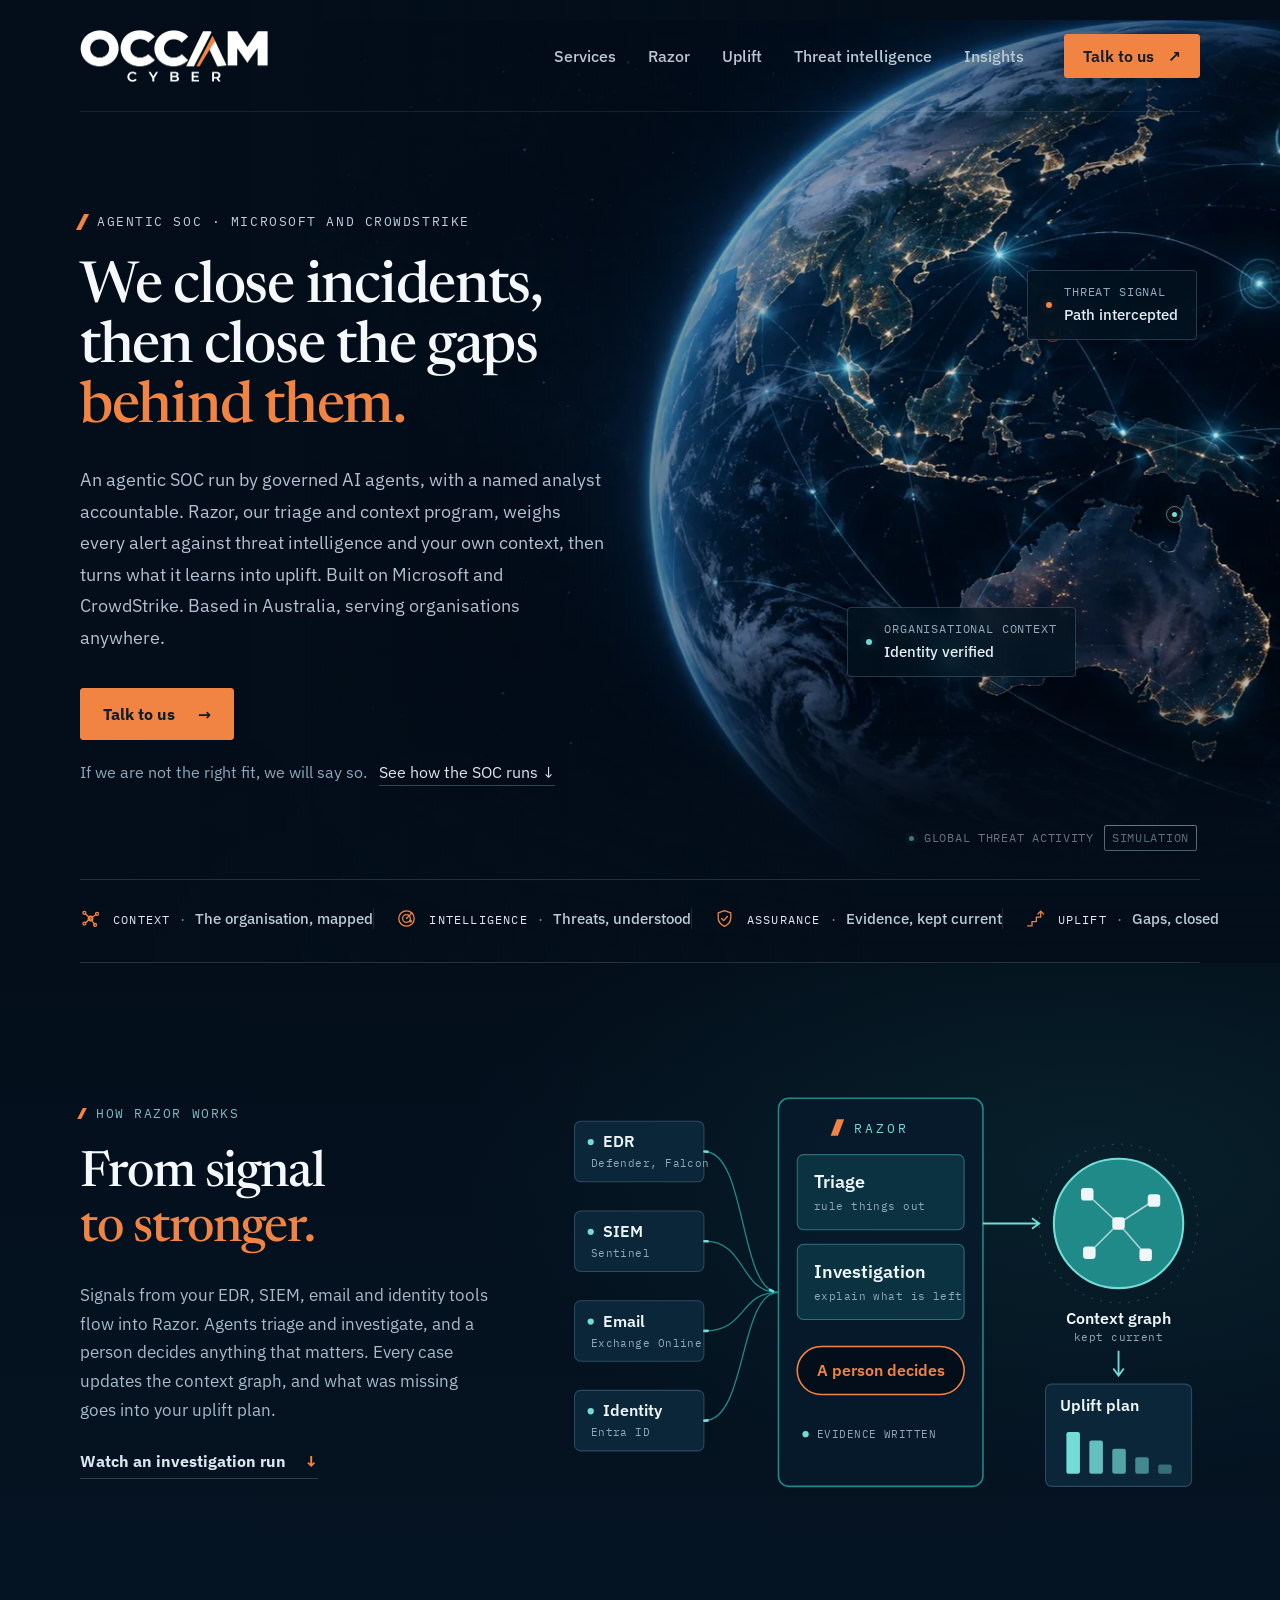
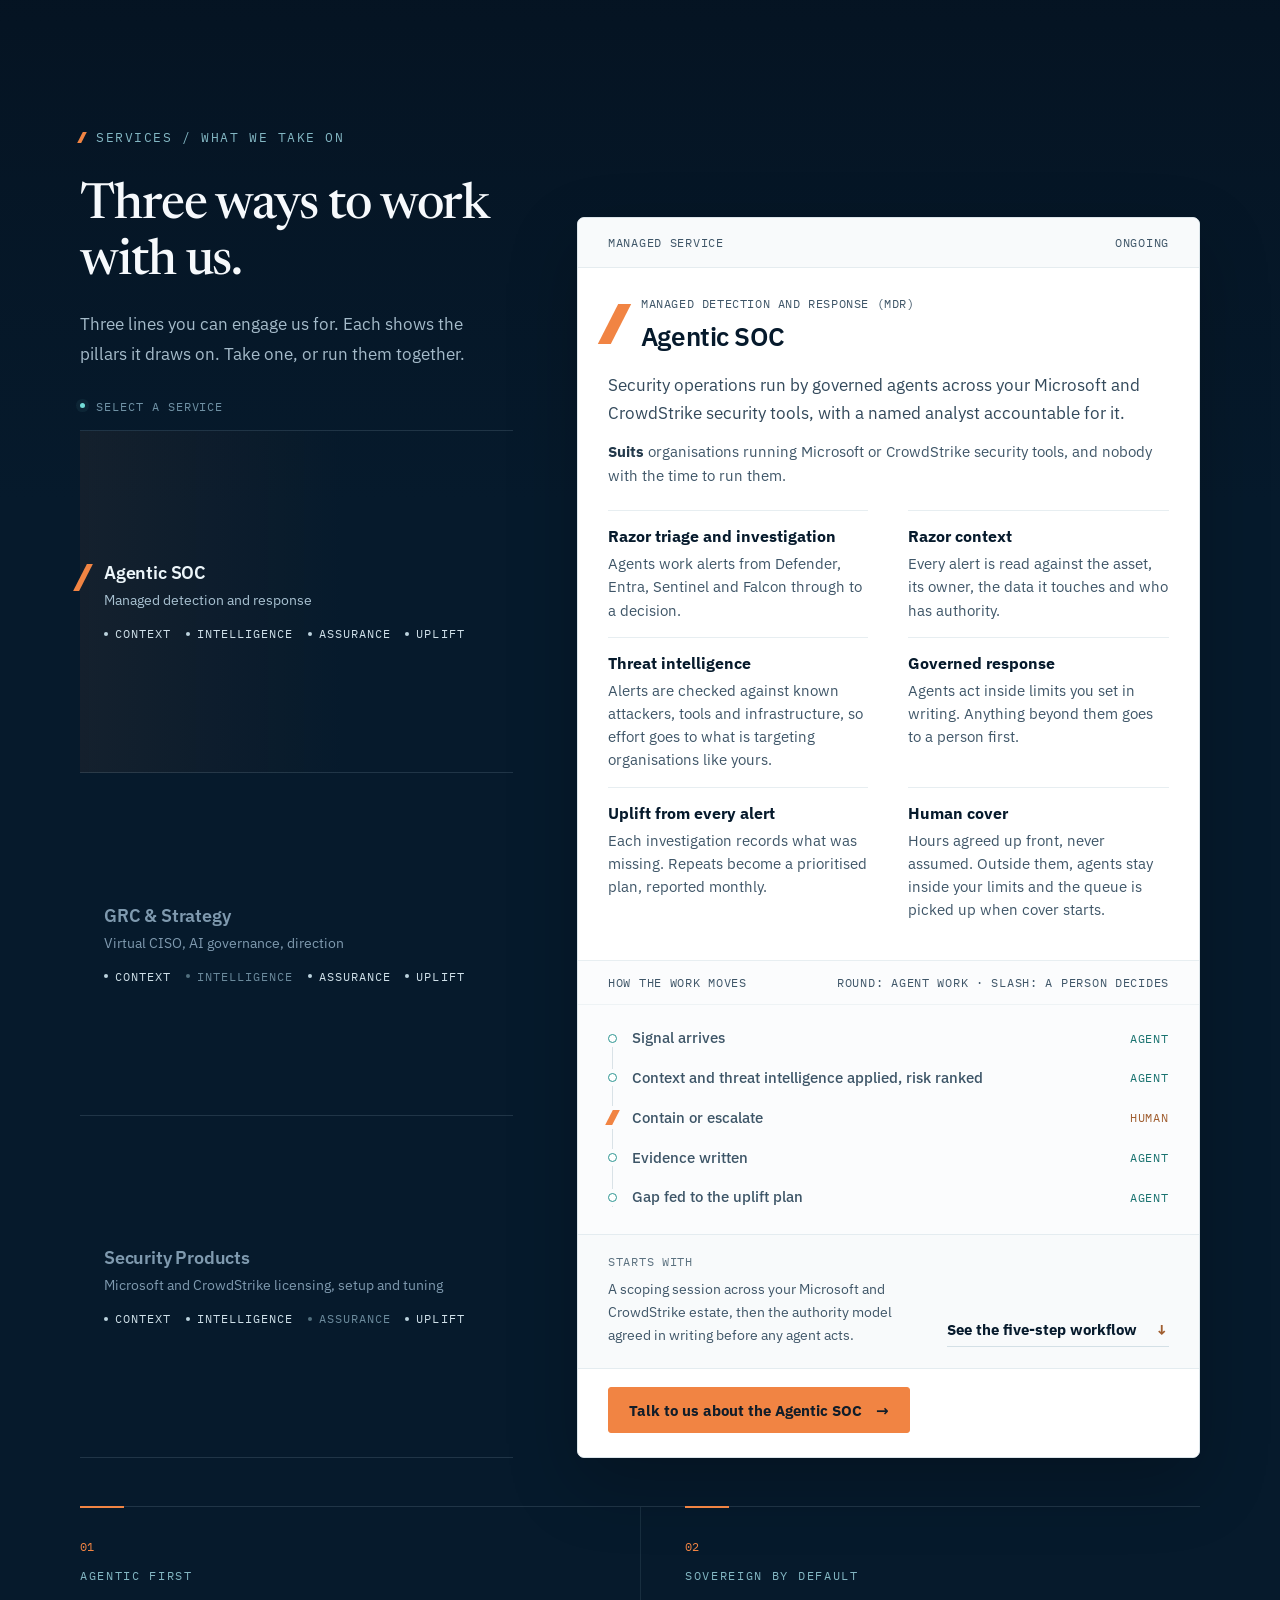
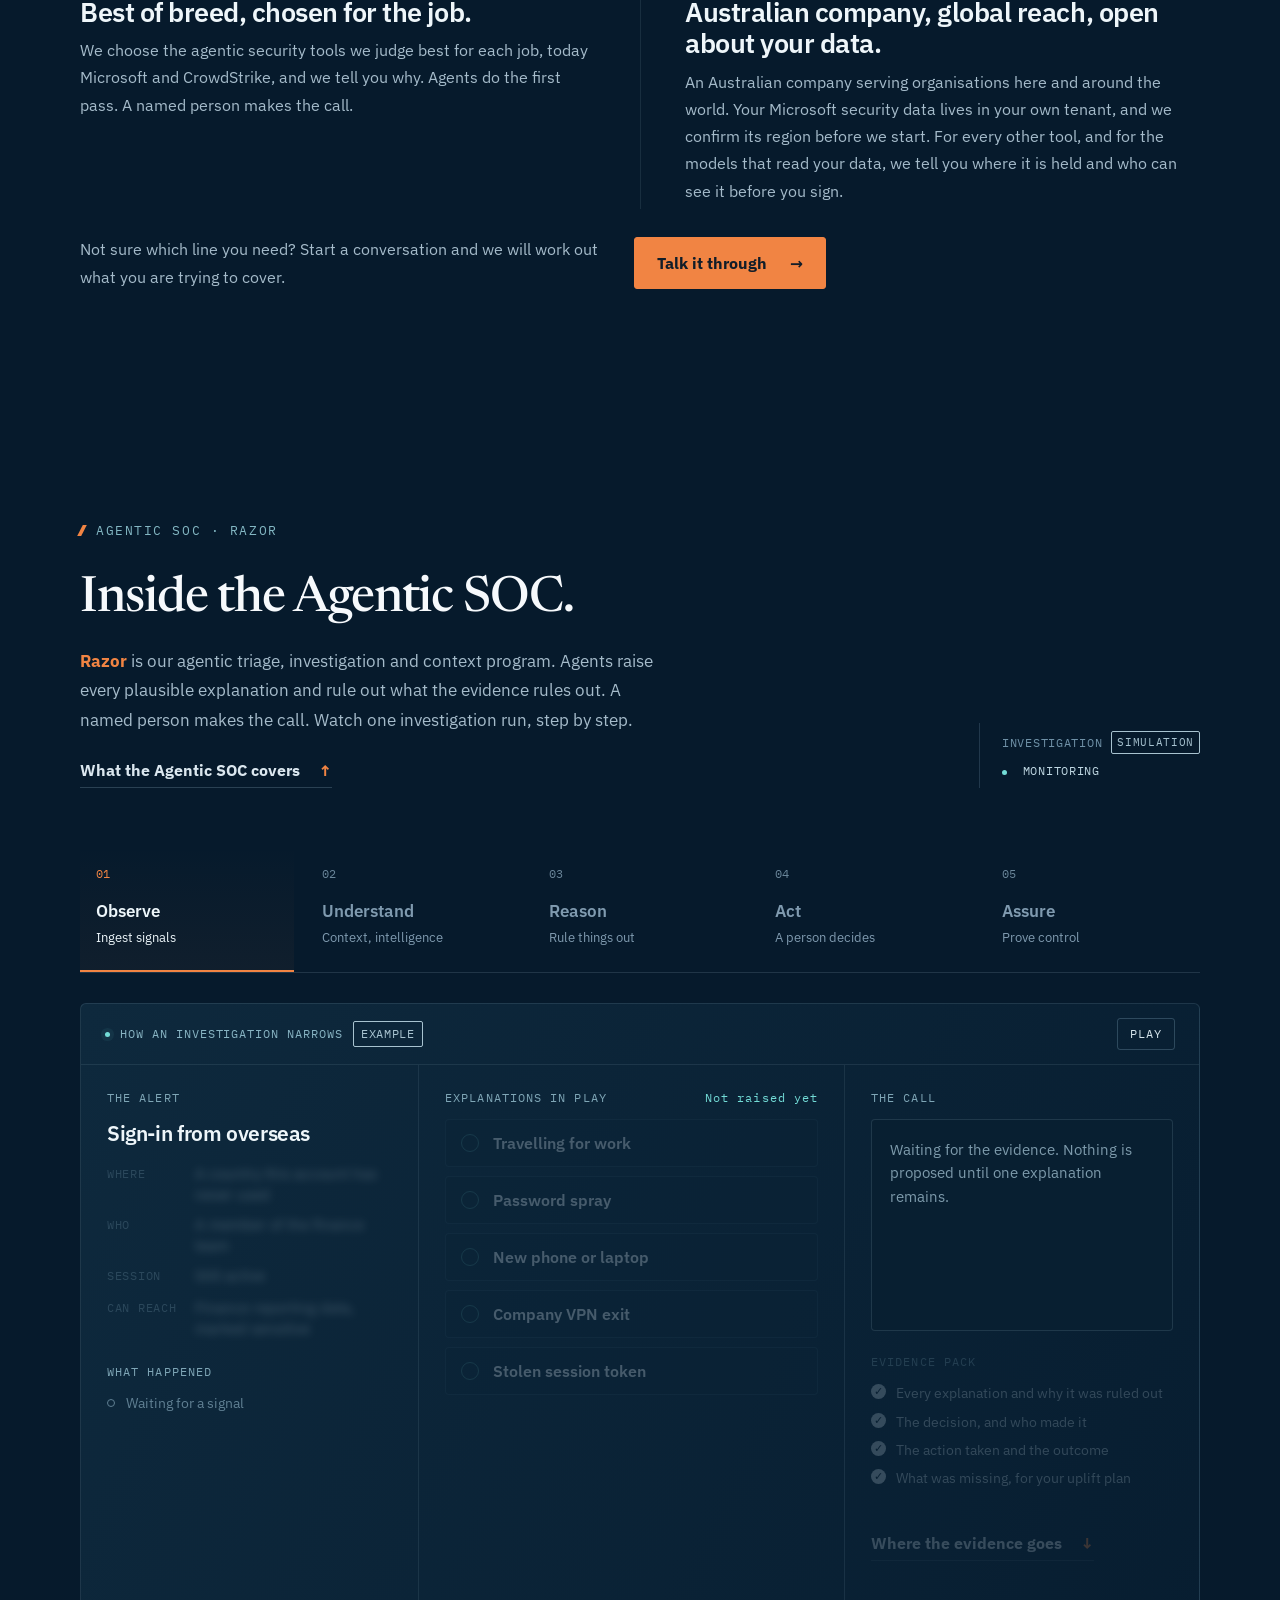
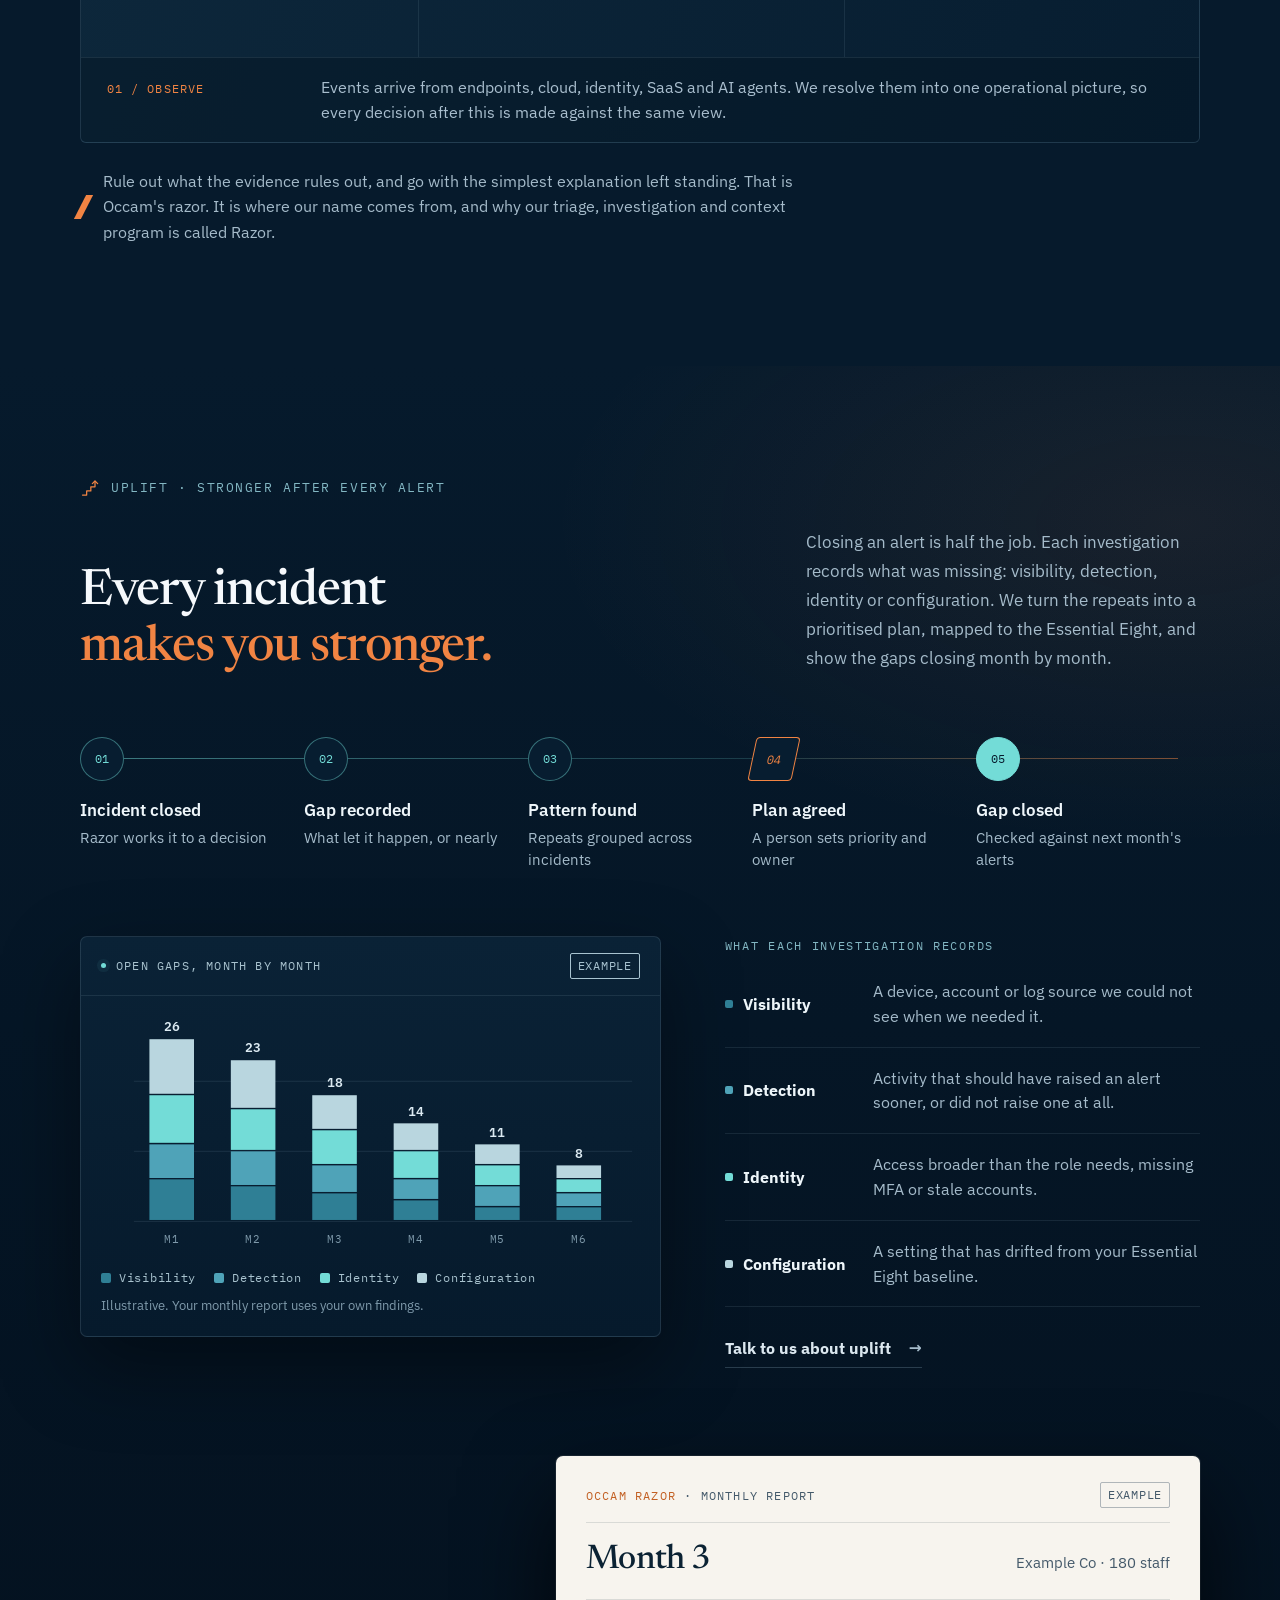
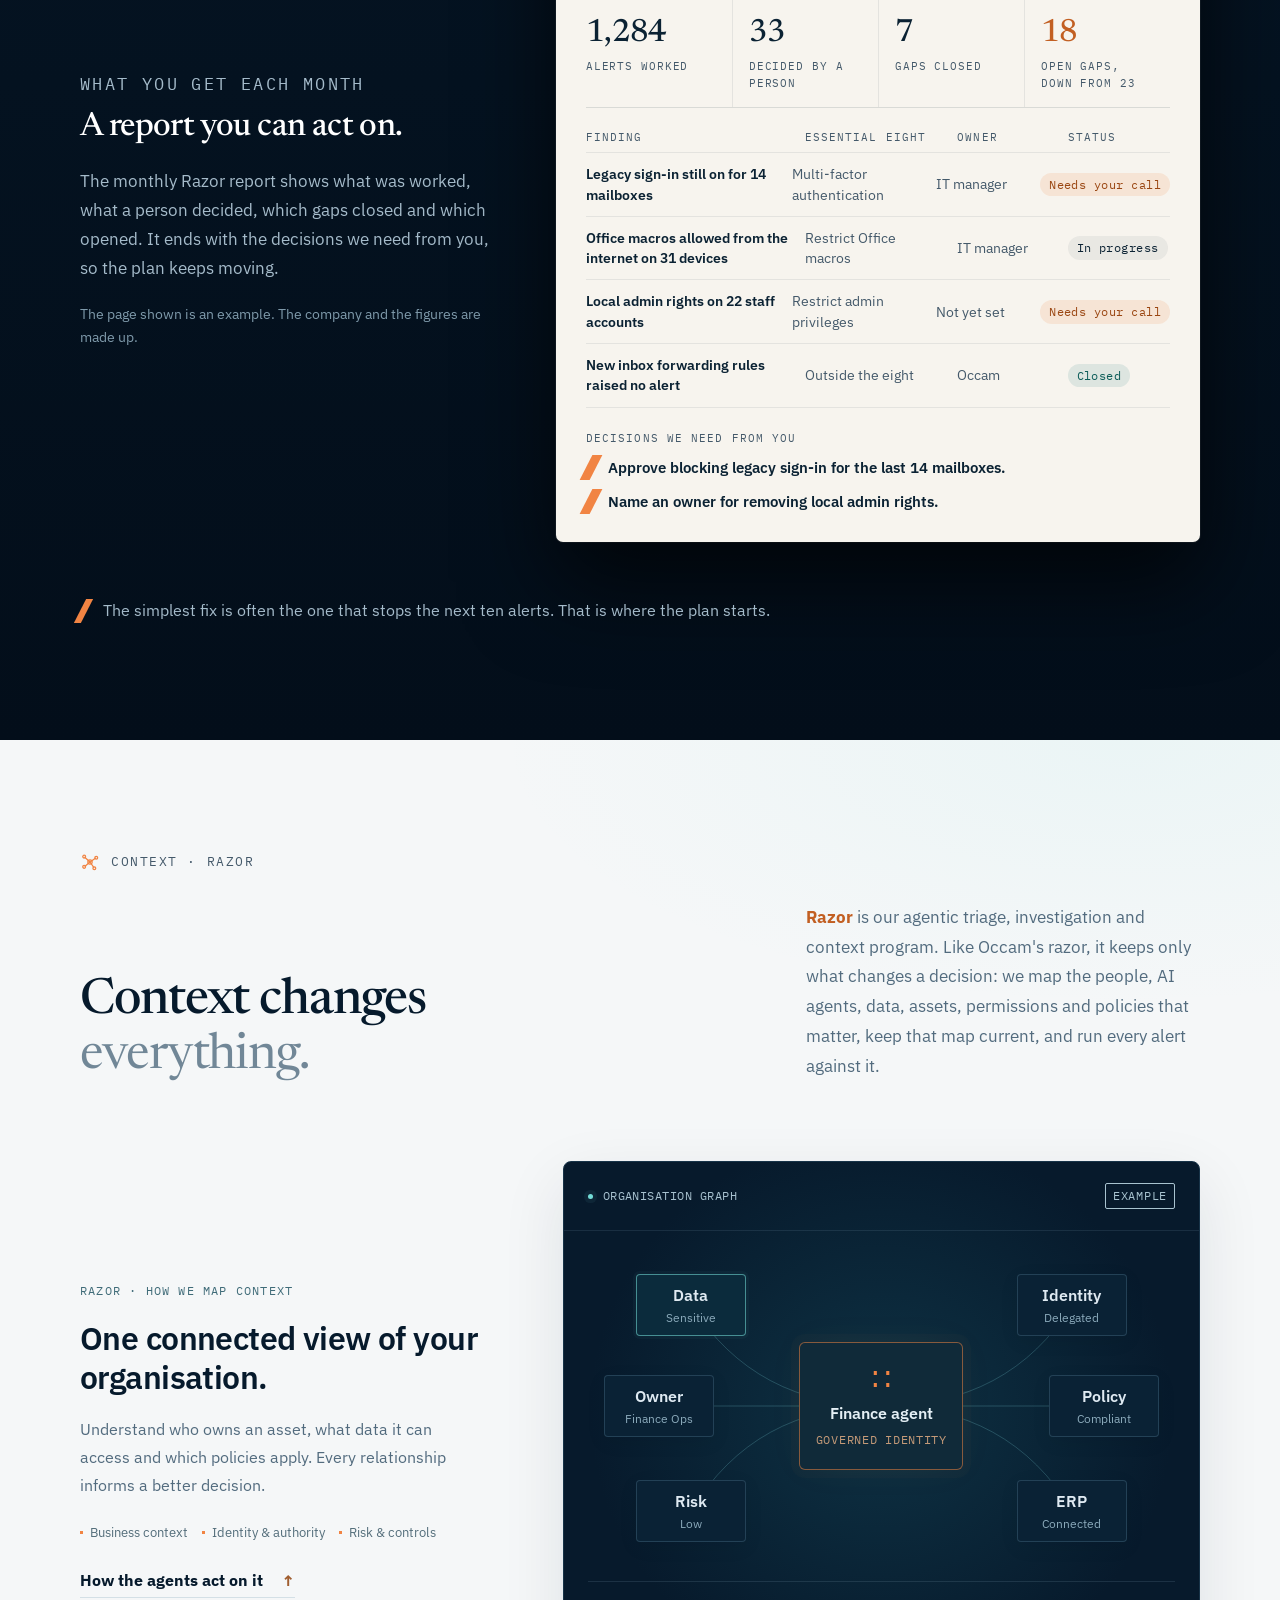
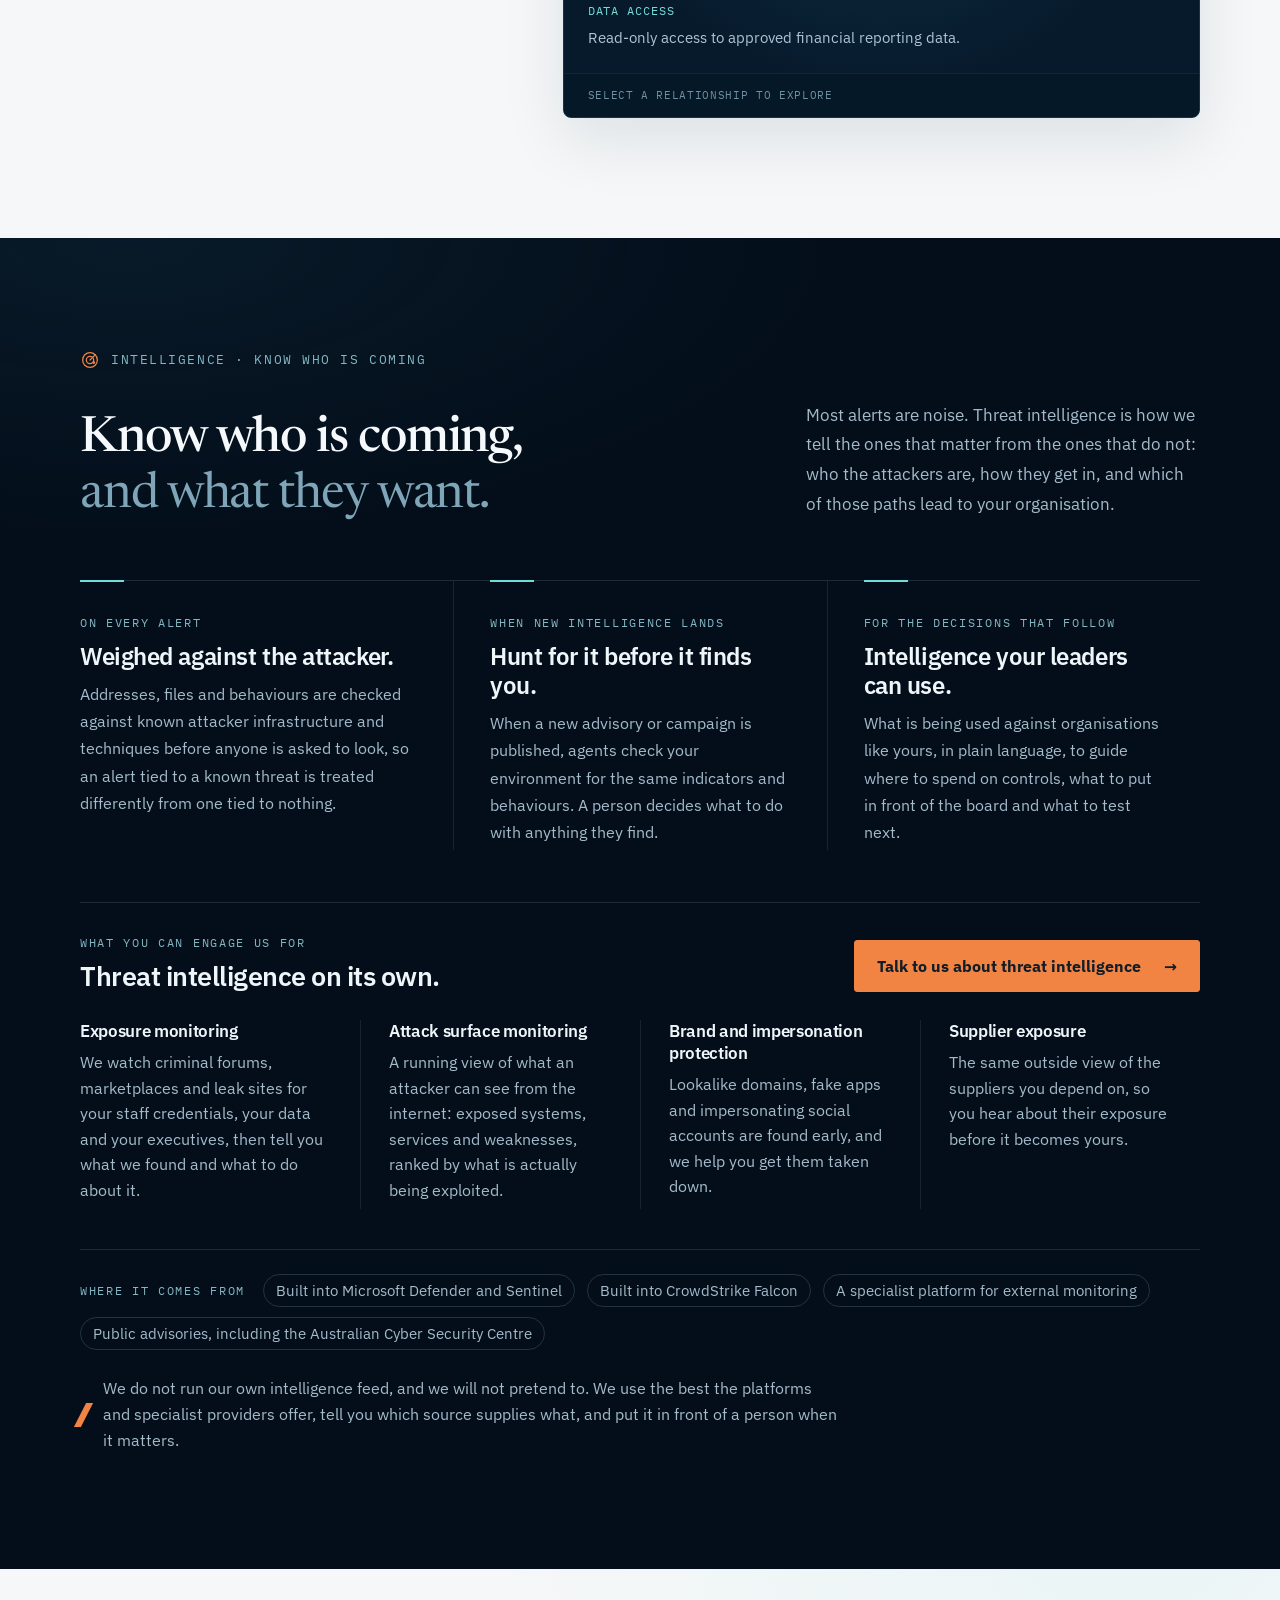
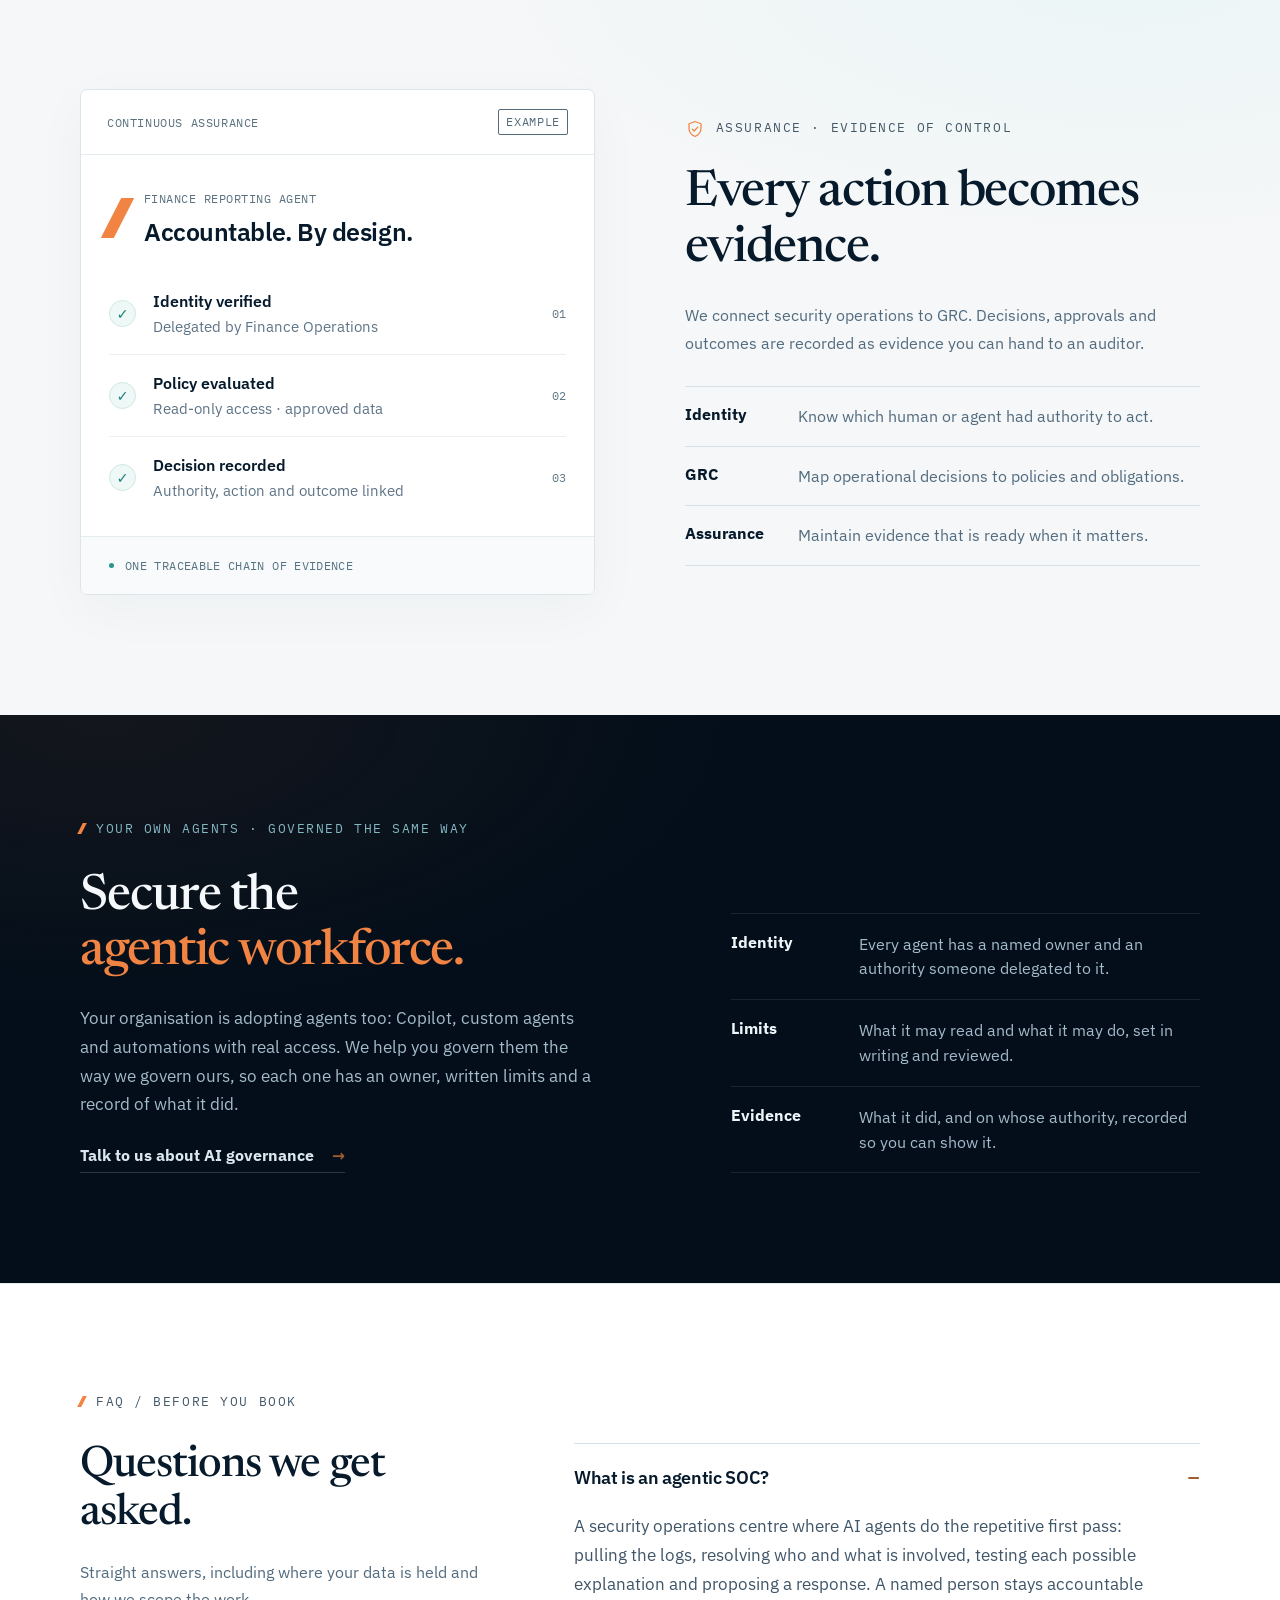
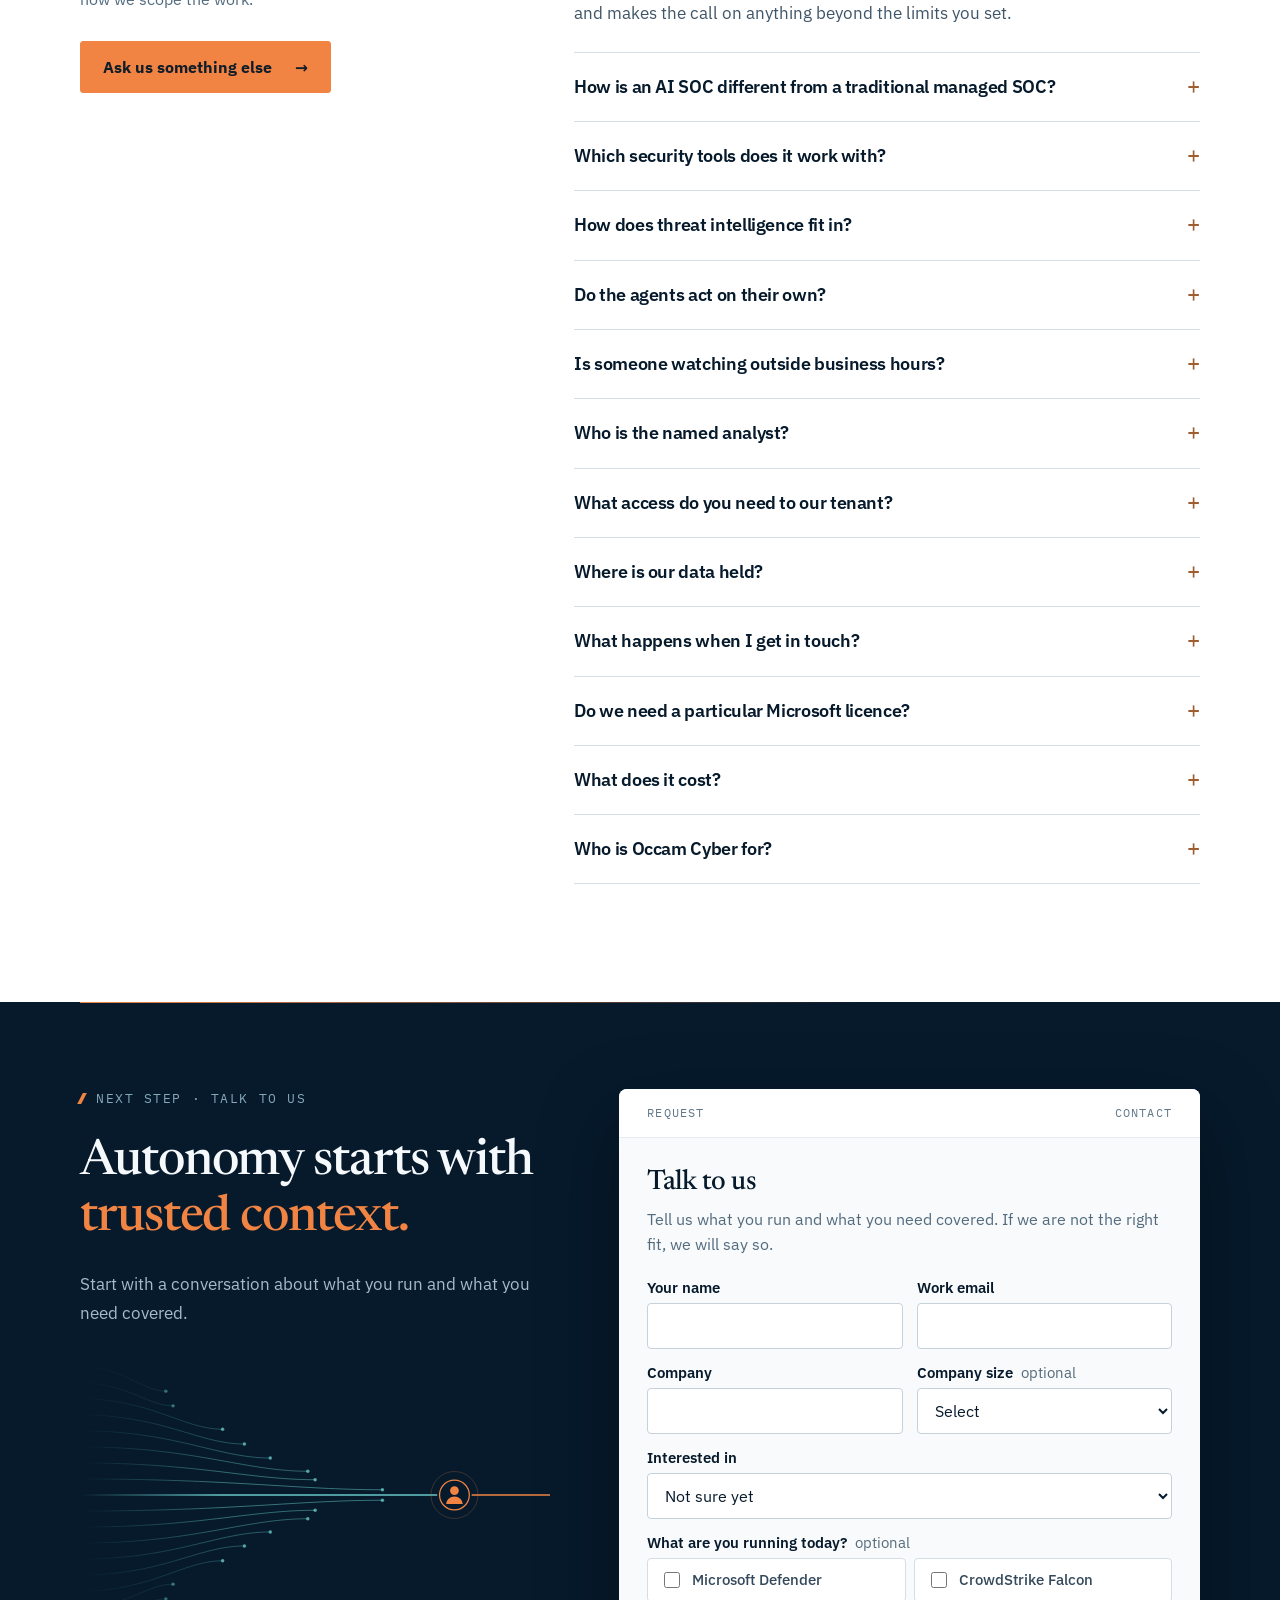
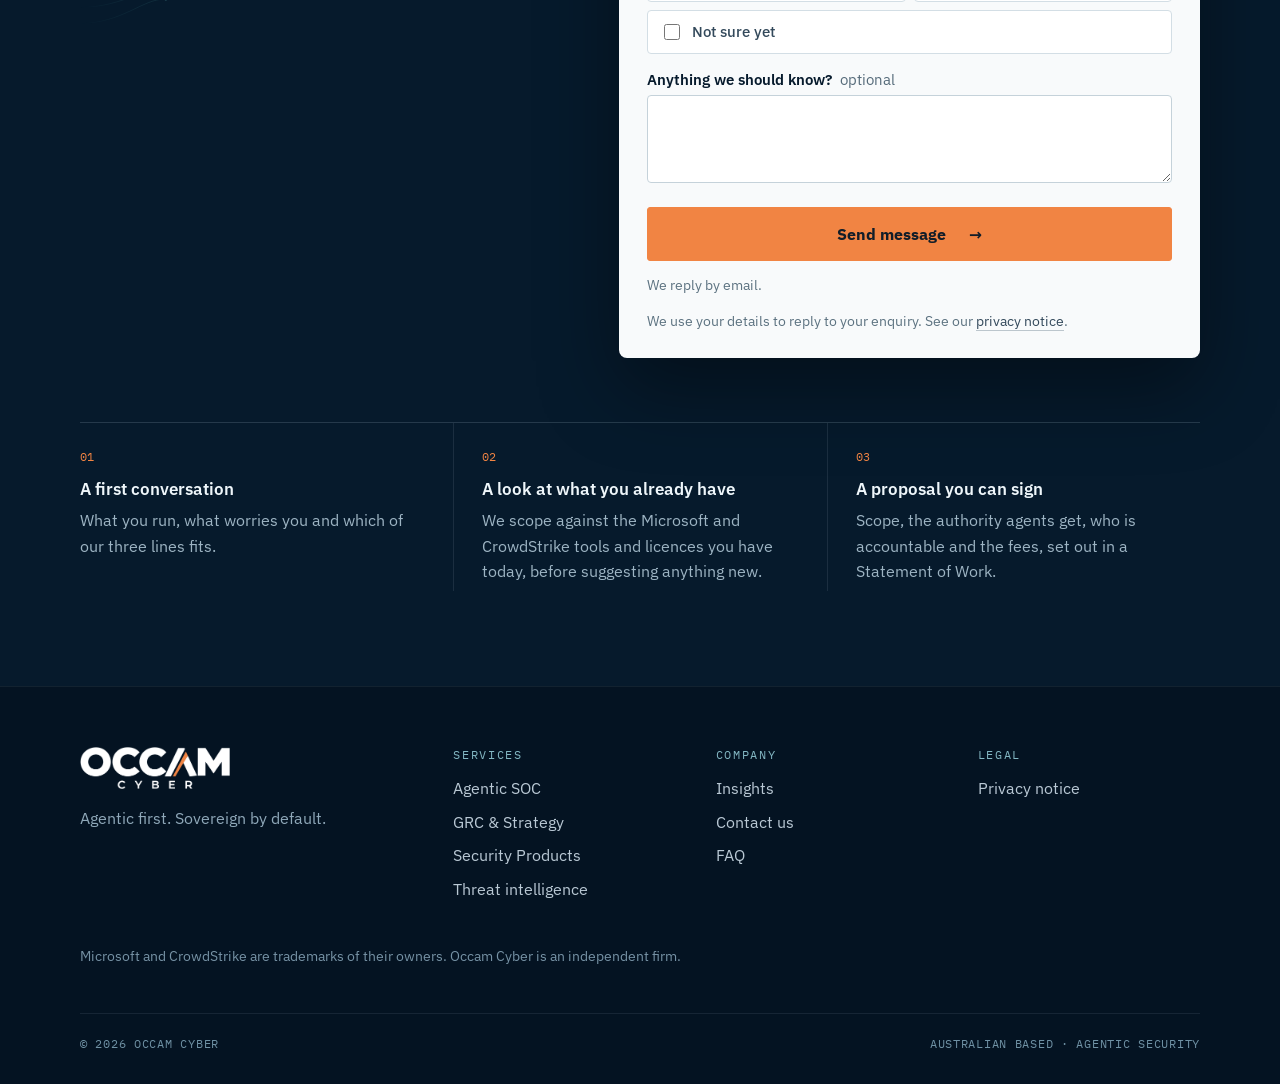
<file: index.html>
<!doctype html>
<html lang="en-AU">
  <head>
    <meta charset="utf-8" />
    <meta name="viewport" content="width=device-width, initial-scale=1" />
    <title>Threat Intelligence-led Agentic SOC and MDR | Occam Cyber</title>
    <meta name="description" content="Threat intelligence led managed detection and response from an Australian company, for organisations anywhere. Governed AI agents on Microsoft and CrowdStrike." />
    <meta name="robots" content="index,follow,max-image-preview:large" />
    <link rel="canonical" href="https://occamcyber.com.au/" />
    <link rel="alternate" hreflang="en-au" href="https://occamcyber.com.au/" />
    <meta name="theme-color" content="#030e1a" />
    <meta property="og:type" content="website" />
    <meta property="og:site_name" content="Occam Cyber" />
    <meta property="og:locale" content="en_AU" />
    <meta property="og:title" content="Threat Intelligence-led Agentic SOC and MDR | Occam Cyber" />
    <meta property="og:description" content="Threat intelligence led managed detection and response from an Australian company, for organisations anywhere. Governed AI agents on Microsoft and CrowdStrike." />
    <meta property="og:url" content="https://occamcyber.com.au/" />
    <meta property="og:image" content="https://occamcyber.com.au/assets/og-image.jpg" />
    <meta property="og:image:width" content="1200" />
    <meta property="og:image:height" content="630" />
    <meta property="og:image:alt" content="Occam Cyber. We close incidents, then close the gaps behind them. Agentic SOC on Microsoft and CrowdStrike." />
    <meta name="twitter:card" content="summary_large_image" />
    <meta name="twitter:title" content="Threat Intelligence-led Agentic SOC and MDR | Occam Cyber" />
    <meta name="twitter:description" content="Threat intelligence led managed detection and response from an Australian company, for organisations anywhere. Governed AI agents on Microsoft and CrowdStrike." />
    <meta name="twitter:image" content="https://occamcyber.com.au/assets/og-image.jpg" />
    <link rel="icon" type="image/svg+xml" href="favicon.svg" />
    <link rel="icon" type="image/png" sizes="192x192" href="icon-192.png" />
    <link rel="icon" href="favicon.ico" sizes="48x48" />
    <link rel="apple-touch-icon" href="apple-touch-icon.png" />
    <link rel="preload" as="image" href="assets/occam-globe.webp" type="image/webp" fetchpriority="high" />
        <link rel="preload" as="font" type="font/woff2" href="assets/fonts/plex-sans-var-latin.woff2" crossorigin />
    <link rel="preload" as="font" type="font/woff2" href="assets/fonts/newsreader-var-latin.woff2" crossorigin />
    <link rel="stylesheet" href="styles.css" />
    <script>document.documentElement.classList.add('has-js');</script>
    <script type="application/ld+json">{"@context":"https://schema.org","@graph":[{"@type":"Organization","@id":"https://occamcyber.com.au/#org","name":"Occam Cyber","url":"https://occamcyber.com.au/","logo":{"@type":"ImageObject","url":"https://occamcyber.com.au/icon-512.png","width":512,"height":512},"description":"Occam Cyber is an Australian cyber security firm serving organisations worldwide, providing an agentic SOC on Microsoft and CrowdStrike tools, with a named analyst accountable for the decisions it makes.","areaServed":["Australia","Worldwide"],"knowsAbout":["Managed detection and response","AI SOC","Agentic security operations","Microsoft Defender","Microsoft Sentinel","CrowdStrike Falcon","Virtual CISO","AI governance","Essential Eight","Threat intelligence","Threat hunting"]},{"@type":"WebSite","@id":"https://occamcyber.com.au/#website","url":"https://occamcyber.com.au/","name":"Occam Cyber","inLanguage":"en-AU","publisher":{"@id":"https://occamcyber.com.au/#org"}},{"@type":"Service","@id":"https://occamcyber.com.au/#service-agentic-soc","name":"Agentic SOC","serviceType":"Managed detection and response","description":"Security operations delivered by governed AI agents across Microsoft and CrowdStrike security tools, with a named analyst accountable.","provider":{"@id":"https://occamcyber.com.au/#org"},"areaServed":["Australia","Worldwide"]},{"@type":"Service","@id":"https://occamcyber.com.au/#service-threat-intelligence","name":"Threat intelligence","serviceType":"Threat intelligence and external threat monitoring","description":"Exposure monitoring, attack surface monitoring, brand and impersonation protection and supplier exposure, with a named person accountable for what is acted on.","provider":{"@id":"https://occamcyber.com.au/#org"},"areaServed":["Australia","Worldwide"]},{"@type":"Service","@id":"https://occamcyber.com.au/#service-grc-strategy","name":"GRC & Strategy","serviceType":"Virtual CISO and AI governance","description":"Risk, policy and oversight for organisations adopting AI and agents, with someone accountable for the direction.","provider":{"@id":"https://occamcyber.com.au/#org"},"areaServed":["Australia","Worldwide"]},{"@type":"Service","@id":"https://occamcyber.com.au/#service-security-products","name":"Security Products","serviceType":"Microsoft and CrowdStrike licensing, onboarding, tuning and co-management","description":"Microsoft and CrowdStrike security licences arranged and managed on your behalf, with onboarding, tuning and co-management.","provider":{"@id":"https://occamcyber.com.au/#org"},"areaServed":["Australia","Worldwide"]}]}</script>
  </head>
  <body data-leadgen="v1">
    <svg class="sprite" aria-hidden="true" width="0" height="0" style="position:absolute"><symbol id="i-context" viewBox="0 0 24 24"><path d="M12 12 6 6.5M12 12l6.5-4.5M12 12l4.5 6.5M12 12l-6 5"/><circle cx="12" cy="12" r="2.6"/><circle cx="5" cy="5.5" r="1.7"/><circle cx="19.5" cy="6.8" r="1.7"/><circle cx="17.2" cy="19.4" r="1.7"/><circle cx="5" cy="17.8" r="1.7"/></symbol><symbol id="i-intel" viewBox="0 0 24 24"><circle cx="12" cy="12" r="8.8"/><circle cx="12" cy="12" r="4.4"/><path d="M12 12 18.2 5.8"/><circle cx="16.6" cy="15" r=".9" fill="currentColor"/></symbol><symbol id="i-assure" viewBox="0 0 24 24"><path d="M12 3l7.2 2.7v5.5c0 4.5-3 8-7.2 9.8-4.200-1.800-7.200-5.300-7.200-9.800V5.700z"/><path d="M8.700 12.100l2.300 2.300 4.300-4.700"/></symbol><symbol id="i-uplift" viewBox="0 0 24 24"><path d="M3 20.500h5v-5h5v-5h5V4"/><path d="M14.800 6.800 18 3.600l3.200 3.200"/></symbol></svg>
    
    <a class="skip-link" href="#main-content">Skip to content</a>
    <header class="site-header">
      <a class="brand" href="#top" aria-label="Occam Cyber home"><img class="brand-logo" src="assets/logo-white.png" alt="" width="188" height="52" /></a>
      <nav aria-label="Primary navigation">
        <a href="#services">Services</a>
        <a href="#soc">Razor</a>
        <a href="#uplift">Uplift</a>
        <a class="nav-extra" href="#intelligence">Threat intelligence</a>
        <a class="nav-extra" href="insights/">Insights</a>
      </nav>
      <a class="header-cta" href="#contact" data-lead-intent="talk" data-lead-cta="header-talk">Talk to us <span aria-hidden="true">↗</span></a>
    </header>

    <main id="top">
      <section class="hero" aria-labelledby="hero-title">
        <div class="hero-copy" id="main-content">
          <div class="eyebrow"><span class="brand-slash" aria-hidden="true"></span> AGENTIC SOC · MICROSOFT AND CROWDSTRIKE</div>
          <h1 id="hero-title"><span>We close incidents,</span><span>then close the gaps</span><span><em>behind them.</em></span></h1>
          <p>An agentic SOC run by governed AI agents, with a named analyst accountable. Razor, our triage and context program, weighs every alert against threat intelligence and your own context, then turns what it learns into uplift. Built on Microsoft and CrowdStrike. Based in Australia, serving organisations anywhere.</p>
          <div class="hero-actions">
            <a class="button button-primary" href="#contact" data-lead-intent="talk" data-lead-cta="hero-talk">Talk to us <span aria-hidden="true">→</span></a>
          </div>
          <p class="hero-assure">If we are not the right fit, we will say so. <a href="#soc">See how the SOC runs <span aria-hidden="true">↓</span></a></p>
        </div>

        <div class="hero-visual living-surface" aria-label="Illustrative global security telemetry. Simulated data.">
          <div class="globe-shell"><picture><source srcset="assets/occam-globe.webp" type="image/webp" /><img src="assets/occam-globe.jpg" width="1672" height="941" fetchpriority="high" decoding="async" alt="Earth seen from space with glowing cyber network routes" /></picture></div>
          <div class="threat-beacon beacon-one" aria-hidden="true"><span></span></div><div class="threat-beacon beacon-two" aria-hidden="true"><span></span></div><div class="threat-beacon beacon-three" aria-hidden="true"><span></span></div>
          <div class="visual-tag tag-one"><span class="tag-pulse"></span><div><small>THREAT SIGNAL</small><b>Path intercepted</b></div></div>
          <div class="visual-tag tag-two"><span class="tag-pulse cyan"></span><div><small>ORGANISATIONAL CONTEXT</small><b>Identity verified</b></div></div>
          <div class="simulation-note"><span class="status-dot"></span> GLOBAL THREAT ACTIVITY <span class="demo-label">SIMULATION</span></div>
        </div>
                <div class="hero-metrics" aria-label="The four pillars behind the work">
          <div><svg class="pico" aria-hidden="true"><use href="#i-context"/></svg><span><em>CONTEXT</em> The organisation, mapped</span></div>
          <div><svg class="pico" aria-hidden="true"><use href="#i-intel"/></svg><span><em>INTELLIGENCE</em> Threats, understood</span></div>
          <div><svg class="pico" aria-hidden="true"><use href="#i-assure"/></svg><span><em>ASSURANCE</em> Evidence, kept current</span></div>
          <div><svg class="pico" aria-hidden="true"><use href="#i-uplift"/></svg><span><em>UPLIFT</em> Gaps, closed</span></div>
        </div>
      </section>

      <section class="flow-band" id="how-razor-works" aria-labelledby="flow-title">
        <div class="section-shell flow-band-grid">
          <div class="flow-band-copy">
            <div class="section-kicker">HOW RAZOR WORKS</div>
            <h2 id="flow-title">From signal<br /><span>to stronger.</span></h2>
            <p>Signals from your EDR, SIEM, email and identity tools flow into Razor. Agents triage and investigate, and a person decides anything that matters. Every case updates the context graph, and what was missing goes into your uplift plan.</p>
            <a class="text-link" href="#soc">Watch an investigation run <span aria-hidden="true">↓</span></a>
          </div>
          <div data-reveal class="hero-flow flow-figure">
          <svg viewBox="0 0 600 430" role="img" aria-label="How Razor works: signals from EDR, SIEM, email and identity flow into Razor for triage and investigation. A person decides the response. Each case updates the context graph, which feeds the uplift plan."><rect class="fx-card" x="0.5" y="52" width="124" height="58" rx="6"/><circle cx="16" cy="72" r="3" fill="#73dcd7"/><text class="fx-t" x="28" y="77">EDR</text><text class="fx-sub" x="16" y="96">Defender, Falcon</text><rect class="fx-card" x="0.5" y="138" width="124" height="58" rx="6"/><circle cx="16" cy="158" r="3" fill="#73dcd7"/><text class="fx-t" x="28" y="163">SIEM</text><text class="fx-sub" x="16" y="182">Sentinel</text><rect class="fx-card" x="0.5" y="224" width="124" height="58" rx="6"/><circle cx="16" cy="244" r="3" fill="#73dcd7"/><text class="fx-t" x="28" y="249">Email</text><text class="fx-sub" x="16" y="268">Exchange Online</text><rect class="fx-card" x="0.5" y="310" width="124" height="58" rx="6"/><circle cx="16" cy="330" r="3" fill="#73dcd7"/><text class="fx-t" x="28" y="335">Identity</text><text class="fx-sub" x="16" y="354">Entra ID</text><path class="fx-line" d="M125 81 C166 81 158 216 196 216"/><path class="fx-line" d="M125 167 C166 167 158 216 196 216"/><path class="fx-line" d="M125 253 C166 253 158 216 196 216"/><path class="fx-line" d="M125 339 C166 339 158 216 196 216"/><g><path class="fx-pk" d="M125 81 C166 81 158 216 196 216"/><path class="fx-pk" d="M125 167 C166 167 158 216 196 216"/><path class="fx-pk" d="M125 253 C166 253 158 216 196 216"/><path class="fx-pk" d="M125 339 C166 339 158 216 196 216"/></g><rect class="fx-razor" x="196" y="30" width="196" height="372" rx="10"/><path class="fx-or" d="M252 50 h7 l-6 16 h-7z"/><text class="fx-label" x="268" y="63">RAZOR</text><rect class="fx-inner" x="214" y="84" width="160" height="72" rx="6"/><text class="fx-big" x="230" y="116">Triage</text><text class="fx-sub" x="230" y="137">rule things out</text><rect class="fx-inner" x="214" y="170" width="160" height="72" rx="6"/><text class="fx-big" x="230" y="202">Investigation</text><text class="fx-sub" x="230" y="223">explain what is left</text><rect class="fx-human" x="214" y="268" width="160" height="46" rx="23"/><text class="fx-t fx-or" x="294" y="296" text-anchor="middle">A person decides</text><circle class="fx-sub" cx="222" cy="352" r="3" style="fill:#73dcd7"/><text class="fx-sub" x="233" y="356">EVIDENCE WRITTEN</text><path class="fx-arrow" d="M392 150 H446 m-7 -5 l7 5 l-7 5"/><circle class="fx-halo" cx="522" cy="150" r="76"/><circle class="fx-graph" cx="522" cy="150" r="62"/><line class="fx-edge" x1="522" y1="150" x2="492" y2="122"/><line class="fx-edge" x1="522" y1="150" x2="556" y2="128"/><line class="fx-edge" x1="522" y1="150" x2="548" y2="180"/><line class="fx-edge" x1="522" y1="150" x2="494" y2="178"/><rect class="fx-node" x="516" y="144" width="12" height="12" rx="3"/><rect class="fx-node" x="486" y="116" width="12" height="12" rx="3"/><rect class="fx-node" x="550" y="122" width="12" height="12" rx="3"/><rect class="fx-node" x="542" y="174" width="12" height="12" rx="3"/><rect class="fx-node" x="488" y="172" width="12" height="12" rx="3"/><text class="fx-t" x="522" y="246" text-anchor="middle">Context graph</text><text class="fx-sub" x="522" y="263" text-anchor="middle">kept current</text><path class="fx-arrow" d="M522 272 V296 m-5 -7 l5 7 l5 -7"/><rect class="fx-card" x="452" y="304" width="140" height="98" rx="6"/><text class="fx-t" x="466" y="330">Uplift plan</text><rect class="fx-bar" x="472" y="350" width="13" height="40" rx="2" opacity="1.00"/><rect class="fx-bar" x="494" y="358" width="13" height="32" rx="2" opacity="0.85"/><rect class="fx-bar" x="516" y="366" width="13" height="24" rx="2" opacity="0.70"/><rect class="fx-bar" x="538" y="374" width="13" height="16" rx="2" opacity="0.55"/><rect class="fx-bar" x="560" y="381" width="13" height="9" rx="2" opacity="0.40"/></svg>
          </div>
        </div>
      </section>

      <section class="services" id="services" aria-labelledby="services-title">
        <div class="section-shell">
          <div class="section-kicker">SERVICES / WHAT WE TAKE ON</div>
          <div data-reveal class="services-layout">
            <div class="services-copy">
              <h2 id="services-title">Three ways to work with us.</h2>
              <p>Three lines you can engage us for. Each shows the pillars it draws on. Take one, or run them together.</p>
              <p class="service-hint"><span class="status-dot" aria-hidden="true"></span> SELECT A SERVICE</p>
                            <div class="service-list" role="tablist" aria-orientation="vertical" aria-label="Occam service lines">
                <button class="service-choice is-active" id="service-soc" data-service="soc" role="tab" aria-selected="true" aria-controls="panel-soc"><span class="brand-slash" aria-hidden="true"></span><span><b>Agentic SOC</b><small>Managed detection and response</small><span class="service-pillars"><span class="on">CONTEXT<span class="sr-only"> (draws on this)</span></span><span class="on">INTELLIGENCE<span class="sr-only"> (draws on this)</span></span><span class="on">ASSURANCE<span class="sr-only"> (draws on this)</span></span><span class="on">UPLIFT<span class="sr-only"> (draws on this)</span></span></span></span></button>
                <button class="service-choice" id="service-grc" data-service="grc" role="tab" aria-selected="false" aria-controls="panel-grc"><span class="brand-slash" aria-hidden="true"></span><span><b>GRC &amp; Strategy</b><small>Virtual CISO, AI governance, direction</small><span class="service-pillars"><span class="on">CONTEXT<span class="sr-only"> (draws on this)</span></span><span>INTELLIGENCE<span class="sr-only"> (not this line)</span></span><span class="on">ASSURANCE<span class="sr-only"> (draws on this)</span></span><span class="on">UPLIFT<span class="sr-only"> (draws on this)</span></span></span></span></button>
                <button class="service-choice" id="service-products" data-service="products" role="tab" aria-selected="false" aria-controls="panel-products"><span class="brand-slash" aria-hidden="true"></span><span><b>Security Products</b><small>Microsoft and CrowdStrike licensing, setup and tuning</small><span class="service-pillars"><span class="on">CONTEXT<span class="sr-only"> (draws on this)</span></span><span class="on">INTELLIGENCE<span class="sr-only"> (draws on this)</span></span><span>ASSURANCE<span class="sr-only"> (not this line)</span></span><span class="on">UPLIFT<span class="sr-only"> (draws on this)</span></span></span></span></button>
              </div>
            </div>

            <div class="service-panels">
                            <div class="service-panel is-shown" id="panel-soc" role="tabpanel" tabindex="0" aria-labelledby="service-soc">
                <div class="service-panel-top"><span>MANAGED SERVICE</span><span>ONGOING</span></div>
                <div class="service-panel-head"><span class="brand-slash" aria-hidden="true"></span><div><small>MANAGED DETECTION AND RESPONSE (MDR)<span class="print-only"> · CONTEXT · INTELLIGENCE · ASSURANCE · UPLIFT</span></small><h3>Agentic SOC</h3></div></div>
                <p class="service-lede">Security operations run by governed agents across your Microsoft and CrowdStrike security tools, with a named analyst accountable for it.</p>
                <p class="service-suits"><b>Suits</b> organisations running Microsoft or CrowdStrike security tools, and nobody with the time to run them.</p>
                <ul class="service-scope">
                  <li><b>Razor triage and investigation</b><span>Agents work alerts from Defender, Entra, Sentinel and Falcon through to a decision.</span></li>
                  <li><b>Razor context</b><span>Every alert is read against the asset, its owner, the data it touches and who has authority.</span></li>
                  <li><b>Threat intelligence</b><span>Alerts are checked against known attackers, tools and infrastructure, so effort goes to what is targeting organisations like yours.</span></li>
                  <li><b>Governed response</b><span>Agents act inside limits you set in writing. Anything beyond them goes to a person first.</span></li>
                  <li><b>Uplift from every alert</b><span>Each investigation records what was missing. Repeats become a prioritised plan, reported monthly.</span></li>
                  <li><b>Human cover</b><span>Hours agreed up front, never assumed. Outside them, agents stay inside your limits and the queue is picked up when cover starts.</span></li>
                </ul>
                <div class="service-flow">
                  <div class="service-flow-top"><span>HOW THE WORK MOVES</span><span>ROUND: AGENT WORK · SLASH: A PERSON DECIDES</span></div>
                  <div class="flow-rows">
                    <div class="flow-row"><span class="flow-pip" aria-hidden="true"></span><b>Signal arrives</b><small>AGENT</small></div>
                    <div class="flow-row"><span class="flow-pip" aria-hidden="true"></span><b>Context and threat intelligence applied, risk ranked</b><small>AGENT</small></div>
                    <div class="flow-row is-human"><span class="flow-pip" aria-hidden="true"></span><b>Contain or escalate</b><small>HUMAN</small></div>
                    <div class="flow-row"><span class="flow-pip" aria-hidden="true"></span><b>Evidence written</b><small>AGENT</small></div>
                    <div class="flow-row"><span class="flow-pip" aria-hidden="true"></span><b>Gap fed to the uplift plan</b><small>AGENT</small></div>
                  </div>
                </div>
                <div class="service-foot">
                  <div><small>STARTS WITH</small><p>A scoping session across your Microsoft and CrowdStrike estate, then the authority model agreed in writing before any agent acts.</p></div>
                  <a class="text-link" href="#soc">See the five-step workflow <span aria-hidden="true">↓</span></a>
                </div>
                <div class="service-cta"><a class="button button-primary" href="#contact" data-lead-intent="talk" data-lead-interest="soc" data-lead-cta="panel-soc-talk">Talk to us about the Agentic SOC <span aria-hidden="true">→</span></a></div>
              </div>

              <div class="service-panel" id="panel-grc" role="tabpanel" tabindex="0" aria-labelledby="service-grc">
                <div class="service-panel-top"><span>ADVISORY</span><span>ONGOING OR FIXED SCOPE</span></div>
                <div class="service-panel-head"><span class="brand-slash" aria-hidden="true"></span><div><small>GOVERNANCE AND DIRECTION<span class="print-only"> · CONTEXT · ASSURANCE · UPLIFT</span></small><h3>GRC &amp; Strategy</h3></div></div>
                <p class="service-lede">Risk, policy and oversight for an organisation adopting AI and agents, with someone accountable for the direction.</p>
                <p class="service-suits"><b>Suits</b> organisations with no security lead, or one who is already flat out.</p>
                <ul class="service-scope">
                  <li><b>Virtual CISO</b><span>A named security lead for your executive, your board and the customer security questionnaires you have to answer.</span></li>
                  <li><b>AI and agent governance</b><span>Policy for what agents may access, who delegates that authority and how it gets reviewed.</span></li>
                  <li><b>Security strategy</b><span>A written plan with a sequence and an owner for each piece of work, sized to the team you actually have.</span></li>
                  <li><b>Risk and obligations</b><span>Control mapping to Essential Eight or ISO 27001, with the risk register and the evidence kept current.</span></li>
                </ul>
                <div class="service-flow">
                  <div class="service-flow-top"><span>HOW THE WORK MOVES</span><span>ROUND: AGENT WORK · SLASH: A PERSON DECIDES</span></div>
                  <div class="flow-rows">
                    <div class="flow-row"><span class="flow-pip" aria-hidden="true"></span><b>Obligations mapped to controls</b><small>AGENT</small></div>
                    <div class="flow-row"><span class="flow-pip" aria-hidden="true"></span><b>Gaps surfaced, including those the SOC finds</b><small>AGENT</small></div>
                    <div class="flow-row is-human"><span class="flow-pip" aria-hidden="true"></span><b>Risk accepted, funded or fixed</b><small>HUMAN</small></div>
                    <div class="flow-row"><span class="flow-pip" aria-hidden="true"></span><b>Register and evidence kept current</b><small>AGENT</small></div>
                  </div>
                </div>
                <div class="service-foot">
                  <div><small>STARTS WITH</small><p>A short discovery across your risk register, your obligations and where AI is already in use, approved or not.</p></div>
                  <a class="text-link" href="#assurance">How decisions become evidence <span aria-hidden="true">↓</span></a>
                </div>
                <div class="service-cta"><a class="button button-primary" href="#contact" data-lead-intent="talk" data-lead-interest="grc" data-lead-cta="panel-grc-talk">Talk to us about GRC &amp; Strategy <span aria-hidden="true">→</span></a></div>
              </div>

              <div class="service-panel" id="panel-products" role="tabpanel" tabindex="0" aria-labelledby="service-products">
                <div class="service-panel-top"><span>LICENSING</span><span>ONGOING CO-MANAGEMENT</span></div>
                <div class="service-panel-head"><span class="brand-slash" aria-hidden="true"></span><div><small>MICROSOFT AND CROWDSTRIKE<span class="print-only"> · CONTEXT · INTELLIGENCE · UPLIFT</span></small><h3>Security Products</h3></div></div>
                                <p class="service-lede">Microsoft and CrowdStrike security licences arranged and managed on your behalf, with the onboarding, tuning and co-management that make them worth having.</p>
                <p class="service-suits"><b>Suits</b> teams with Microsoft or CrowdStrike security products that were switched on and never finished.</p>
                <ul class="service-scope">
                  <li><b>Licensing</b><span>Microsoft and CrowdStrike licences managed together, with a written statement of what is licensed and what is charged on use.</span></li>
                  <li><b>Onboarding</b><span>Defender, Entra, Intune, the Purview features in your plan and Falcon, deployed to a documented baseline.</span></li>
                  <li><b>Tuning</b><span>Detections tuned against your own baseline, with every rule and exclusion written down.</span></li>
                  <li><b>Co-management</b><span>We run the day-to-day with your IT team. You own the tenant and the Falcon console, we do the upkeep.</span></li>
                </ul>
                <div class="service-flow">
                  <div class="service-flow-top"><span>HOW THE WORK MOVES</span><span>ROUND: AGENT WORK · SLASH: A PERSON DECIDES</span></div>
                  <div class="flow-rows">
                    <div class="flow-row"><span class="flow-pip" aria-hidden="true"></span><b>Licences and configuration read</b><small>AGENT</small></div>
                    <div class="flow-row"><span class="flow-pip" aria-hidden="true"></span><b>Drift from the baseline flagged</b><small>AGENT</small></div>
                    <div class="flow-row is-human"><span class="flow-pip" aria-hidden="true"></span><b>Change approved by your team</b><small>HUMAN</small></div>
                    <div class="flow-row"><span class="flow-pip" aria-hidden="true"></span><b>Baseline updated and recorded</b><small>AGENT</small></div>
                  </div>
                </div>
                <div class="service-foot">
                  <div><small>STARTS WITH</small><p>A licence and configuration review of your Microsoft and CrowdStrike estate as it is today, including where the two overlap and whether your plan still fits your headcount.</p></div>
                </div>
                <div class="service-cta"><a class="button button-primary" href="#contact" data-lead-intent="talk" data-lead-interest="products" data-lead-cta="panel-products-talk">Talk to us about Security Products <span aria-hidden="true">→</span></a></div>
              </div>
            </div>
          </div>

          <div data-reveal class="commitments" aria-label="Our two commitments">
            <div class="commitment"><span class="commitment-num">01</span><small>AGENTIC FIRST</small><h3>Best of breed, chosen for the job.</h3><p>We choose the agentic security tools we judge best for each job, today Microsoft and CrowdStrike, and we tell you why. Agents do the first pass. A named person makes the call.</p></div>
            <div class="commitment"><span class="commitment-num">02</span><small>SOVEREIGN BY DEFAULT</small><h3>Australian company, global reach, open about your data.</h3><p>An Australian company serving organisations here and around the world. Your Microsoft security data lives in your own tenant, and we confirm its region before we start. For every other tool, and for the models that read your data, we tell you where it is held and who can see it before you sign.</p></div>
          </div>

          <div class="services-cta">
            <p>Not sure which line you need? Start a conversation and we will work out what you are trying to cover.</p>
            <a class="button button-primary" href="#contact" data-lead-intent="talk" data-lead-cta="services-talk">Talk it through <span aria-hidden="true">→</span></a>
          </div>
        </div>
      </section>

      <section class="soc-section" id="soc" aria-labelledby="soc-title">
        <div class="section-shell">
          <div class="section-kicker">AGENTIC SOC · RAZOR</div>
          <div class="soc-heading">
            <div><h2 id="soc-title">Inside the Agentic SOC.</h2><p><b class="program-name">Razor</b> is our agentic triage, investigation and context program. Agents raise every plausible explanation and rule out what the evidence rules out. A named person makes the call. Watch one investigation run, step by step.</p><a class="text-link" href="#services">What the Agentic SOC covers <span aria-hidden="true">↑</span></a></div>
            <div class="soc-readout"><span>INVESTIGATION <span class="demo-label">SIMULATION</span></span><strong id="sim-status"><i></i> CLOSED, EVIDENCE WRITTEN</strong></div>
          </div>

                    <div class="workflow" role="tablist" aria-label="Investigation steps">
            <button class="workflow-step is-active" data-step="observe" role="tab" aria-selected="true" aria-controls="sim"><span>01</span><b>Observe</b><small>Ingest signals</small></button>
            <div class="workflow-connector"></div>
            <button class="workflow-step" data-step="understand" role="tab" aria-selected="false" aria-controls="sim"><span>02</span><b>Understand</b><small>Context, intelligence</small></button>
            <div class="workflow-connector"></div>
            <button class="workflow-step" data-step="reason" role="tab" aria-selected="false" aria-controls="sim"><span>03</span><b>Reason</b><small>Rule things out</small></button>
            <div class="workflow-connector"></div>
            <button class="workflow-step" data-step="act" role="tab" aria-selected="false" aria-controls="sim"><span>04</span><b>Act</b><small>A person decides</small></button>
            <div class="workflow-connector"></div>
            <button class="workflow-step" data-step="assure" role="tab" aria-selected="false" aria-controls="sim"><span>05</span><b>Assure</b><small>Prove control</small></button>
          </div>

          <div data-reveal class="sim" id="sim" role="tabpanel" aria-label="Example investigation"><p class="sr-only" id="sim-announce" role="status"></p>
            <div class="sim-top">
              <span><i class="status-dot"></i> HOW AN INVESTIGATION NARROWS <span class="demo-label">EXAMPLE</span></span>
              <span class="sim-controls">
                <button class="sim-btn" id="sim-toggle" type="button" hidden>Pause</button>
                <button class="sim-btn" id="sim-replay" type="button" hidden>Replay <span aria-hidden="true">↺</span></button>
              </span>
            </div>

            <div class="sim-grid">
              <div class="sim-col sim-alert">
                <p class="sim-label">THE ALERT</p>
                <h3>Sign-in from overseas</h3>
                <dl class="sim-facts">
                  <div data-fact="where"><dt>Where</dt><dd>A country this account has never used</dd></div>
                  <div data-fact="who"><dt>Who</dt><dd>A member of the finance team</dd></div>
                  <div data-fact="session"><dt>Session</dt><dd>Still active</dd></div>
                  <div data-fact="reach"><dt>Can reach</dt><dd>Finance reporting data, marked sensitive</dd></div>
                </dl>
                <p class="sim-label">WHAT HAPPENED</p>
                <ol class="sim-log" id="sim-log">
                  <li class="agent"><span>Alert raised for a first-time country</span></li>
                  <li class="agent"><span>Logs pulled, address checked against threat intelligence</span></li>
                  <li class="agent"><span>Account, role and data access resolved</span></li>
                  <li class="agent"><span>Five explanations raised and tested</span></li>
                  <li class="agent"><span>Four ruled out, one remains</span></li>
                  <li class="agent"><span>Proposed: revoke sessions, reset password</span></li>
                  <li class="human"><span>Approved by the named analyst</span></li>
                  <li class="agent"><span>Sessions revoked, password reset, user told</span></li>
                  <li class="agent"><span>Evidence pack written</span></li>
                </ol>
              </div>

              <div class="sim-col sim-razor">
                <p class="sim-label">EXPLANATIONS IN PLAY <b id="sim-count">1 of 5 remains</b></p>
                <ul class="sim-hyps">
                  <li class="hyp is-out" data-hyp="travel"><span class="hyp-mark" aria-hidden="true"></span><span class="hyp-name">Travelling for work</span><span class="hyp-why">Seen in Perth ten minutes earlier</span></li>
                  <li class="hyp is-out" data-hyp="spray"><span class="hyp-mark" aria-hidden="true"></span><span class="hyp-name">Password spray</span><span class="hyp-why">No failed sign-ins anywhere</span></li>
                  <li class="hyp is-out" data-hyp="device"><span class="hyp-mark" aria-hidden="true"></span><span class="hyp-name">New phone or laptop</span><span class="hyp-why">No new device enrolled</span></li>
                  <li class="hyp is-out" data-hyp="vpn"><span class="hyp-mark" aria-hidden="true"></span><span class="hyp-name">Company VPN exit</span><span class="hyp-why">Address is not a company range</span></li>
                  <li class="hyp is-survivor" data-hyp="token"><span class="hyp-mark" aria-hidden="true"></span><span class="hyp-name">Stolen session token</span><span class="hyp-why">Token replayed with no MFA prompt</span></li>
                </ul>
              </div>

              <div class="sim-col sim-call" id="sim-call" data-state="done">
                <p class="sim-label">THE CALL</p>
                <div class="call-card">
                  <p class="call-idle">Waiting for the evidence. Nothing is proposed until one explanation remains.</p>
                  <div class="call-live">
                    <small class="call-kicker">AGENTS PROPOSE</small>
                    <h4>Revoke sessions and reset the password</h4>
                    <p class="call-rule">This is outside what agents may do alone, so it waits for a person.</p>
                    <button class="call-approve" id="sim-approve" type="button" hidden><span class="brand-slash" aria-hidden="true"></span> Approve as the accountable person</button>
                    <p class="call-fallback">In this simulation, if nobody approves, the named analyst does.</p>
                    <p class="call-approved"><span class="brand-slash" aria-hidden="true"></span> <span id="sim-approver">Approved by the named analyst</span></p>
                    <p class="call-done">Sessions revoked, password reset and the user told.</p>
                  </div>
                </div>
                <div class="sim-evidence">
                  <p class="sim-label">EVIDENCE PACK</p>
                  <ul>
                    <li>Every explanation and why it was ruled out</li>
                    <li>The decision, and who made it</li>
                    <li>The action taken and the outcome</li>
                    <li>What was missing, for your uplift plan</li>
                  </ul>
                  <a class="text-link" href="#assurance">Where the evidence goes <span aria-hidden="true">↓</span></a>
                </div>
              </div>
            </div>

            <div class="sim-foot">
              <span class="sim-step-label" id="sim-step-label">05 / ASSURE</span>
              <p id="sim-step-copy">Actions, approvals and outcomes are recorded as evidence you can hand to an auditor.</p>
            </div>
          </div>

          <p class="razor-note"><span class="brand-slash" aria-hidden="true"></span><span>Rule out what the evidence rules out, and go with the simplest explanation left standing. That is Occam's razor. It is where our name comes from, and why our triage, investigation and context program is called Razor.</span></p>
        </div>
      </section>

      <section class="uplift" id="uplift" aria-labelledby="uplift-title">
        <div class="section-shell">
          <div class="section-kicker has-ico"><svg class="pico" aria-hidden="true"><use href="#i-uplift"/></svg> UPLIFT · STRONGER AFTER EVERY ALERT</div>
          <div class="uplift-head">
            <h2 id="uplift-title">Every incident<br /><span>makes you stronger.</span></h2>
            <p>Closing an alert is half the job. Each investigation records what was missing: visibility, detection, identity or configuration. We turn the repeats into a prioritised plan, mapped to the Essential Eight, and show the gaps closing month by month.</p>
          </div>

          <ol data-reveal class="uplift-loop" aria-label="How an incident becomes uplift">
            <li><span class="loop-num">01</span><b>Incident closed</b><small>Razor works it to a decision</small></li>
            <li><span class="loop-num">02</span><b>Gap recorded</b><small>What let it happen, or nearly</small></li>
            <li><span class="loop-num">03</span><b>Pattern found</b><small>Repeats grouped across incidents</small></li>
            <li class="is-human"><span class="loop-num">04</span><b>Plan agreed</b><small>A person sets priority and owner</small></li>
            <li><span class="loop-num">05</span><b>Gap closed</b><small>Checked against next month's alerts</small></li>
          </ol>

          <div data-reveal class="uplift-grid">
            <div class="uplift-chart">
              <div class="graph-topline"><span><i class="status-dot"></i> OPEN GAPS, MONTH BY MONTH</span><span class="demo-label">EXAMPLE</span></div>
              <svg class="uplift-svg" viewBox="0 0 560 250" role="img" aria-label="Example chart: open gaps fall from 26 in month one to 8 in month six, across visibility, detection, identity and configuration."><g class="ug"><line x1="36" x2="550" y1="214.0" y2="214.0" /><line x1="36" x2="550" y1="141.7" y2="141.7" /><line x1="36" x2="550" y1="69.4" y2="69.4" /></g><rect class="ub" style="--i:0" x="52" y="170.6" width="46" height="41.9" fill="#2f7f95" /><rect class="ub" style="--i:0" x="52" y="134.5" width="46" height="34.7" fill="#4fa3b8" /><rect class="ub" style="--i:0" x="52" y="83.8" width="46" height="49.1" fill="#73dcd7" /><rect class="ub" style="--i:0" x="52" y="26.0" width="46" height="56.3" fill="#b9d6df" /><text class="uv" x="75.0" y="18.0">26</text><text class="ux" x="75.0" y="236">M1</text><rect class="ub" style="--i:1" x="136" y="177.8" width="46" height="34.7" fill="#2f7f95" /><rect class="ub" style="--i:1" x="136" y="141.7" width="46" height="34.7" fill="#4fa3b8" /><rect class="ub" style="--i:1" x="136" y="98.3" width="46" height="41.9" fill="#73dcd7" /><rect class="ub" style="--i:1" x="136" y="47.7" width="46" height="49.1" fill="#b9d6df" /><text class="uv" x="159.0" y="39.7">23</text><text class="ux" x="159.0" y="236">M2</text><rect class="ub" style="--i:2" x="220" y="185.1" width="46" height="27.4" fill="#2f7f95" /><rect class="ub" style="--i:2" x="220" y="156.2" width="46" height="27.4" fill="#4fa3b8" /><rect class="ub" style="--i:2" x="220" y="120.0" width="46" height="34.7" fill="#73dcd7" /><rect class="ub" style="--i:2" x="220" y="83.8" width="46" height="34.7" fill="#b9d6df" /><text class="uv" x="243.0" y="75.8">18</text><text class="ux" x="243.0" y="236">M3</text><rect class="ub" style="--i:3" x="304" y="192.3" width="46" height="20.2" fill="#2f7f95" /><rect class="ub" style="--i:3" x="304" y="170.6" width="46" height="20.2" fill="#4fa3b8" /><rect class="ub" style="--i:3" x="304" y="141.7" width="46" height="27.4" fill="#73dcd7" /><rect class="ub" style="--i:3" x="304" y="112.8" width="46" height="27.4" fill="#b9d6df" /><text class="uv" x="327.0" y="104.8">14</text><text class="ux" x="327.0" y="236">M4</text><rect class="ub" style="--i:4" x="388" y="199.5" width="46" height="13.0" fill="#2f7f95" /><rect class="ub" style="--i:4" x="388" y="177.8" width="46" height="20.2" fill="#4fa3b8" /><rect class="ub" style="--i:4" x="388" y="156.2" width="46" height="20.2" fill="#73dcd7" /><rect class="ub" style="--i:4" x="388" y="134.5" width="46" height="20.2" fill="#b9d6df" /><text class="uv" x="411.0" y="126.5">11</text><text class="ux" x="411.0" y="236">M5</text><rect class="ub" style="--i:5" x="472" y="199.5" width="46" height="13.0" fill="#2f7f95" /><rect class="ub" style="--i:5" x="472" y="185.1" width="46" height="13.0" fill="#4fa3b8" /><rect class="ub" style="--i:5" x="472" y="170.6" width="46" height="13.0" fill="#73dcd7" /><rect class="ub" style="--i:5" x="472" y="156.2" width="46" height="13.0" fill="#b9d6df" /><text class="uv" x="495.0" y="148.2">8</text><text class="ux" x="495.0" y="236">M6</text></svg>
              <div class="uplift-legend"><span style="--c:#2f7f95">Visibility</span><span style="--c:#4fa3b8">Detection</span><span style="--c:#73dcd7">Identity</span><span style="--c:#b9d6df">Configuration</span></div>
              <p class="uplift-note">Illustrative. Your monthly report uses your own findings.</p>
            </div>
            <div class="uplift-types">
              <p class="uplift-types-label">WHAT EACH INVESTIGATION RECORDS</p>
              <div><b style="--c:#2f7f95">Visibility</b><span>A device, account or log source we could not see when we needed it.</span></div>
              <div><b style="--c:#4fa3b8">Detection</b><span>Activity that should have raised an alert sooner, or did not raise one at all.</span></div>
              <div><b style="--c:#73dcd7">Identity</b><span>Access broader than the role needs, missing MFA or stale accounts.</span></div>
              <div><b style="--c:#b9d6df">Configuration</b><span>A setting that has drifted from your Essential Eight baseline.</span></div>
              <a class="text-link" href="#contact" data-lead-intent="talk" data-lead-cta="uplift-talk">Talk to us about uplift <span aria-hidden="true">→</span></a>
            </div>
          </div>

          <div data-reveal class="razor-report">
            <div class="report-copy">
              <p class="uplift-types-label">WHAT YOU GET EACH MONTH</p>
              <h3>A report you can act on.</h3>
              <p>The monthly Razor report shows what was worked, what a person decided, which gaps closed and which opened. It ends with the decisions we need from you, so the plan keeps moving.</p>
              <p class="report-small">The page shown is an example. The company and the figures are made up.</p>
            </div>
            <div class="report-card" role="img" aria-label="Example monthly Razor report for a made-up company in month three: 1,284 alerts worked, 33 decided by a person, 7 gaps closed and 2 opened, leaving 18 open. It lists four findings with their Essential Eight control, owner and status, and two decisions for the customer.">
              <div class="report-top"><span><b>OCCAM RAZOR</b> · MONTHLY REPORT</span><span class="demo-label">EXAMPLE</span></div>
              <div class="report-title"><h4>Month 3</h4><span>Example Co · 180 staff</span></div>
              <div class="report-stats">
                <div><strong>1,284</strong><span>ALERTS WORKED</span></div>
                <div><strong>33</strong><span>DECIDED BY A PERSON</span></div>
                <div><strong>7</strong><span>GAPS CLOSED</span></div>
                <div><strong>18</strong><span>OPEN GAPS, DOWN FROM 23</span></div>
              </div>
              <div class="report-rows">
                <div class="report-row report-row-head"><span>FINDING</span><span>ESSENTIAL EIGHT</span><span>OWNER</span><span>STATUS</span></div>
                <div class="report-row"><b>Legacy sign-in still on for 14 mailboxes</b><span>Multi-factor authentication</span><span>IT manager</span><em class="st-wait">Needs your call</em></div>
                <div class="report-row"><b>Office macros allowed from the internet on 31 devices</b><span>Restrict Office macros</span><span>IT manager</span><em class="st-go">In progress</em></div>
                <div class="report-row"><b>Local admin rights on 22 staff accounts</b><span>Restrict admin privileges</span><span>Not yet set</span><em class="st-wait">Needs your call</em></div>
                <div class="report-row"><b>New inbox forwarding rules raised no alert</b><span>Outside the eight</span><span>Occam</span><em class="st-done">Closed</em></div>
              </div>
              <div class="report-decide"><small>DECISIONS WE NEED FROM YOU</small><p><span class="brand-slash" aria-hidden="true"></span>Approve blocking legacy sign-in for the last 14 mailboxes.</p><p><span class="brand-slash" aria-hidden="true"></span>Name an owner for removing local admin rights.</p></div>
            </div>
          </div>

          <p class="razor-note"><span class="brand-slash" aria-hidden="true"></span><span>The simplest fix is often the one that stops the next ten alerts. That is where the plan starts.</span></p>
        </div>
      </section>

      <section class="statement section-shell" id="context" aria-labelledby="context-title">
                <div class="section-kicker has-ico"><svg class="pico" aria-hidden="true"><use href="#i-context"/></svg> CONTEXT · RAZOR</div>
        <div class="statement-grid">
          <h2 id="context-title">Context changes<br /><span>everything.</span></h2>
          <p><b class="program-name">Razor</b> is our agentic triage, investigation and context program. Like Occam's razor, it keeps only what changes a decision: we map the people, AI agents, data, assets, permissions and policies that matter, keep that map current, and run every alert against it.</p>
        </div>

        <div data-reveal class="context-layout">
          <div class="context-copy">
            <div class="live-label">RAZOR · HOW WE MAP CONTEXT</div>
            <h3>One connected view of your organisation.</h3>
            <p>Understand who owns an asset, what data it can access and which policies apply. Every relationship informs a better decision.</p>
            <div class="context-principles"><span>Business context</span><span>Identity &amp; authority</span><span>Risk &amp; controls</span></div>
            <a class="text-link" href="#soc">How the agents act on it <span aria-hidden="true">↑</span></a>
          </div>
          <div class="graph-card" aria-label="Interactive example of an organisation context graph">
            <div class="graph-topline"><span><i class="status-dot"></i> ORGANISATION GRAPH</span><span class="demo-label">EXAMPLE</span></div>
            <div class="graph-canvas">
              <svg class="graph-connections" viewBox="0 0 700 400" preserveAspectRatio="none" aria-hidden="true">
                <g class="graph-tracks"><path d="M350 200 Q210 200 140 84"/><path d="M350 200 Q490 200 560 84"/><path d="M350 200 H595"/><path d="M350 200 Q490 200 560 320"/><path d="M350 200 Q210 200 140 320"/><path d="M350 200 H105"/></g>
                <g class="graph-packets"><path d="M350 200 Q210 200 140 84"/><path d="M350 200 Q490 200 560 84"/><path d="M350 200 H595"/><path d="M350 200 Q490 200 560 320"/><path d="M350 200 Q210 200 140 320"/><path d="M350 200 H105"/></g>
              </svg>
              <div class="node-core"><span class="agent-symbol" aria-hidden="true">∷</span><b>Finance agent</b><small>GOVERNED IDENTITY</small></div>
              <button class="node node-data is-selected" data-node="data" aria-pressed="true"><span>Data</span><small>Sensitive</small></button>
              <button class="node node-identity" data-node="identity" aria-pressed="false"><span>Identity</span><small>Delegated</small></button>
              <button class="node node-policy" data-node="policy" aria-pressed="false"><span>Policy</span><small>Compliant</small></button>
              <button class="node node-erp" data-node="erp" aria-pressed="false"><span>ERP</span><small>Connected</small></button>
              <button class="node node-risk" data-node="risk" aria-pressed="false"><span>Risk</span><small>Low</small></button>
              <button class="node node-owner" data-node="owner" aria-pressed="false"><span>Owner</span><small>Finance Ops</small></button>
            </div>
            <div class="graph-detail" aria-live="polite"><span id="graph-detail-label">DATA ACCESS</span><p id="graph-detail-copy">Read-only access to approved financial reporting data.</p></div>
            <div class="graph-footer"><span>SELECT A RELATIONSHIP TO EXPLORE</span></div>
          </div>
        </div>
      </section>

      <section class="intel" id="intelligence" aria-labelledby="intel-title">
        <div class="section-shell">
          <div class="section-kicker has-ico"><svg class="pico" aria-hidden="true"><use href="#i-intel"/></svg> INTELLIGENCE · KNOW WHO IS COMING</div>
          <div class="intel-head">
            <h2 id="intel-title">Know who is coming,<br /><span>and what they want.</span></h2>
            <p>Most alerts are noise. Threat intelligence is how we tell the ones that matter from the ones that do not: who the attackers are, how they get in, and which of those paths lead to your organisation.</p>
          </div>
          <div data-reveal class="intel-grid">
            <article class="intel-card"><small>ON EVERY ALERT</small><h3>Weighed against the attacker.</h3><p>Addresses, files and behaviours are checked against known attacker infrastructure and techniques before anyone is asked to look, so an alert tied to a known threat is treated differently from one tied to nothing.</p></article>
            <article class="intel-card"><small>WHEN NEW INTELLIGENCE LANDS</small><h3>Hunt for it before it finds you.</h3><p>When a new advisory or campaign is published, agents check your environment for the same indicators and behaviours. A person decides what to do with anything they find.</p></article>
            <article class="intel-card"><small>FOR THE DECISIONS THAT FOLLOW</small><h3>Intelligence your leaders can use.</h3><p>What is being used against organisations like yours, in plain language, to guide where to spend on controls, what to put in front of the board and what to test next.</p></article>
          </div>
          <div data-reveal class="intel-offers">
            <div class="intel-offers-head">
              <div><small>WHAT YOU CAN ENGAGE US FOR</small><h3>Threat intelligence on its own.</h3></div>
              <a class="button button-primary" href="#contact" data-lead-intent="talk" data-lead-interest="intel" data-lead-cta="intel-talk">Talk to us about threat intelligence <span aria-hidden="true">→</span></a>
            </div>
            <div class="intel-offer-list">
              <div class="intel-offer"><b>Exposure monitoring</b><span>We watch criminal forums, marketplaces and leak sites for your staff credentials, your data and your executives, then tell you what we found and what to do about it.</span></div>
              <div class="intel-offer"><b>Attack surface monitoring</b><span>A running view of what an attacker can see from the internet: exposed systems, services and weaknesses, ranked by what is actually being exploited.</span></div>
              <div class="intel-offer"><b>Brand and impersonation protection</b><span>Lookalike domains, fake apps and impersonating social accounts are found early, and we help you get them taken down.</span></div>
              <div class="intel-offer"><b>Supplier exposure</b><span>The same outside view of the suppliers you depend on, so you hear about their exposure before it becomes yours.</span></div>
            </div>
          </div>
          <div class="intel-sources" aria-label="Where the intelligence comes from"><b>WHERE IT COMES FROM</b><span>Built into Microsoft Defender and Sentinel</span><span>Built into CrowdStrike Falcon</span><span>A specialist platform for external monitoring</span><span>Public advisories, including the Australian Cyber Security Centre</span></div>
          <p class="razor-note"><span class="brand-slash" aria-hidden="true"></span><span>We do not run our own intelligence feed, and we will not pretend to. We use the best the platforms and specialist providers offer, tell you which source supplies what, and put it in front of a person when it matters.</span></p>
        </div>
      </section>

      <section class="assurance section-shell" id="assurance" aria-labelledby="assurance-title">
        <div data-reveal class="assurance-visual"><div class="evidence-top"><span>CONTINUOUS ASSURANCE</span><span class="demo-label">EXAMPLE</span></div><div class="evidence-heading"><span class="brand-slash"></span><div><small>FINANCE REPORTING AGENT</small><h3>Accountable. By design.</h3></div></div><ol class="evidence-trail"><li><span class="evidence-check">✓</span><div><b>Identity verified</b><span>Delegated by Finance Operations</span></div><small>01</small></li><li><span class="evidence-check">✓</span><div><b>Policy evaluated</b><span>Read-only access · approved data</span></div><small>02</small></li><li><span class="evidence-check">✓</span><div><b>Decision recorded</b><span>Authority, action and outcome linked</span></div><small>03</small></li></ol><div class="evidence-bottom"><span class="status-dot"></span> ONE TRACEABLE CHAIN OF EVIDENCE</div></div>
        <div class="assurance-copy">
          <div class="section-kicker has-ico"><svg class="pico" aria-hidden="true"><use href="#i-assure"/></svg> ASSURANCE · EVIDENCE OF CONTROL</div>
          <h2 id="assurance-title">Every action becomes evidence.</h2>
          <p>We connect security operations to GRC. Decisions, approvals and outcomes are recorded as evidence you can hand to an auditor.</p>
          <div class="assurance-list"><div><b>Identity</b><span>Know which human or agent had authority to act.</span></div><div><b>GRC</b><span>Map operational decisions to policies and obligations.</span></div><div><b>Assurance</b><span>Maintain evidence that is ready when it matters.</span></div></div>
        </div>
      </section>

      <section class="agents" id="agents" aria-labelledby="agents-title">
        <div class="section-shell">
          <div class="section-kicker">YOUR OWN AGENTS · GOVERNED THE SAME WAY</div>
          <div data-reveal class="agents-grid">
            <div class="agents-copy">
              <h2 id="agents-title">Secure the<br /><span>agentic workforce.</span></h2>
              <p>Your organisation is adopting agents too: Copilot, custom agents and automations with real access. We help you govern them the way we govern ours, so each one has an owner, written limits and a record of what it did.</p>
              <a class="text-link" href="#contact" data-lead-intent="talk" data-lead-interest="grc" data-lead-cta="agents-talk">Talk to us about AI governance <span aria-hidden="true">→</span></a>
            </div>
            <div class="agents-list">
              <div><b>Identity</b><span>Every agent has a named owner and an authority someone delegated to it.</span></div>
              <div><b>Limits</b><span>What it may read and what it may do, set in writing and reviewed.</span></div>
              <div><b>Evidence</b><span>What it did, and on whose authority, recorded so you can show it.</span></div>
            </div>
          </div>
        </div>
      </section>

      <section class="faq section-shell" id="faq" aria-labelledby="faq-title">
        <div class="section-kicker">FAQ / BEFORE YOU BOOK</div>
        <div data-reveal class="faq-layout">
          <div class="faq-copy">
            <h2 id="faq-title">Questions we get asked.</h2>
            <p>Straight answers, including where your data is held and how we scope the work.</p>
            <a class="button button-primary" href="#contact" data-lead-intent="talk" data-lead-cta="faq-talk">Ask us something else <span aria-hidden="true">→</span></a>
          </div>
          <div class="faq-list">
            <details class="faq-item" open><summary>What is an agentic SOC?</summary><div class="faq-a"><p>A security operations centre where AI agents do the repetitive first pass: pulling the logs, resolving who and what is involved, testing each possible explanation and proposing a response. A named person stays accountable and makes the call on anything beyond the limits you set.</p></div></details>
            <details class="faq-item"><summary>How is an AI SOC different from a traditional managed SOC?</summary><div class="faq-a"><p>Many managed SOCs still have people working an alert queue. Here, agents do the first pass on the alerts in scope and write down why each explanation was ruled out, so people spend their time on decisions. You get the reasoning and the evidence, not just a ticket.</p></div></details>
            <details class="faq-item"><summary>Which security tools does it work with?</summary><div class="faq-a"><p>Microsoft Defender, Entra and Sentinel, and CrowdStrike Falcon. We build on the agentic security tools we judge best for the job, tell you why we chose them, and scope against what you already run before suggesting anything new.</p></div></details>
            <details class="faq-item"><summary>How does threat intelligence fit in?</summary><div class="faq-a"><p>Every alert is checked against what is known about the attackers, tools and infrastructure behind it, using the intelligence built into Microsoft Defender and CrowdStrike Falcon, plus public advisories such as those from the Australian Cyber Security Centre. How much of it you get depends on the licences you hold, and we tell you which feeds apply to you before you sign. We do not run our own intelligence feed. You can also engage us for threat intelligence on its own: exposure monitoring, attack surface monitoring, brand protection and supplier exposure.</p></div></details>
            <details class="faq-item"><summary>Do the agents act on their own?</summary><div class="faq-a"><p>Only inside limits you set in writing. Anything beyond those limits waits for a named person to approve it, and every action and decision is recorded as evidence.</p></div></details>
            <details class="faq-item"><summary>Is someone watching outside business hours?</summary><div class="faq-a"><p>Not by default. Hours of human cover are agreed with you up front, and we tell you plainly what agents do, and what waits for a person, outside those hours.</p></div></details>
            <details class="faq-item"><summary>Who is the named analyst?</summary><div class="faq-a"><p>A named person on our team who is accountable for your service and for the decisions made on it. You are told who it is before work starts.</p></div></details>
            <details class="faq-item"><summary>What access do you need to our tenant?</summary><div class="faq-a"><p>The minimum needed, agreed in writing before any agent acts. You keep ownership of the tenant.</p></div></details>
            <details class="faq-item"><summary>Where is our data held?</summary><div class="faq-a"><p>Your Microsoft security data lives in your own tenant. Before we start we confirm it is set to the region you need, an Australian region for Australian customers, and we tell you about any service that processes it elsewhere. For every other tool we use, including CrowdStrike Falcon, we tell you where your data is held before you sign, along with where the models that read your data run and where evidence packs are stored. We are an Australian company, and before you sign we tell you where our analysts work and who can see what.</p></div></details>
            <details class="faq-item"><summary>What happens when I get in touch?</summary><div class="faq-a"><p>You send a short request and we reply by email to arrange a conversation about what you run and what you need covered. If we are not the right fit, we will say so.</p></div></details>
            <details class="faq-item"><summary>Do we need a particular Microsoft licence?</summary><div class="faq-a"><p>We do not start from a licence requirement. We scope against what you have today and tell you before anything costs extra. Some capabilities need specific plans, and some, such as Sentinel and Security Copilot, are billed on what you use, so we size and stage those with you.</p></div></details>
            <details class="faq-item"><summary>What does it cost?</summary><div class="faq-a"><p>It depends on what you run and what you need covered, so we scope it first and put the fees in a Statement of Work you can sign. Anything that costs extra, including Microsoft usage-based billing, we show you before you commit.</p></div></details>
            <details class="faq-item"><summary>Who is Occam Cyber for?</summary><div class="faq-a"><p>Mid-sized organisations, roughly 50 to 500 people, that run Microsoft or CrowdStrike security tools and do not have the team to run them. We are based in Australia and work with organisations around the world.</p></div></details>
          </div>
        </div>
      </section>

      <section class="closing contact section-shell" id="contact" aria-labelledby="closing-title">
        <div class="closing-line"></div>
        <div class="closing-grid">
          <div class="closing-copy">
            <p class="section-kicker">NEXT STEP · TALK TO US</p>
            <h2 id="closing-title">Autonomy starts with<br /><em>trusted context.</em></h2>
            <p class="closing-lede">Start with a conversation about what you run and what you need covered.</p>
            <svg class="closing-art" viewBox="0 0 600 360" aria-hidden="true" focusable="false">
            <g class="rays"><path class="ray" style="--i:0;opacity:0.22" d="M-2 16.0C54.8 16.0 78.9 47.4 109.6 47.4"/><path class="ray" style="--i:1;opacity:0.27" d="M-2 36.5C59.4 36.5 85.5 66.2 118.8 66.2"/><path class="ray" style="--i:2;opacity:0.33" d="M-2 57.0C91.0 57.0 131.1 96.1 182.1 96.1"/><path class="ray" style="--i:3;opacity:0.38" d="M-2 77.5C104.9 77.5 151.1 115.0 209.9 115.0"/><path class="ray" style="--i:4;opacity:0.43" d="M-2 98.0C121.5 98.0 174.9 132.8 242.9 132.8"/><path class="ray" style="--i:5;opacity:0.48" d="M-2 118.5C145.4 118.5 209.3 149.7 290.8 149.7"/><path class="ray" style="--i:6;opacity:0.54" d="M-2 139.0C150.1 139.0 216.1 160.5 300.2 160.5"/><path class="ray" style="--i:7;opacity:0.59" d="M-2 159.5C193.1 159.5 278.0 173.3 386.1 173.3"/><path class="ray" style="--i:9;opacity:0.59" d="M-2 200.5C193.1 200.5 278.0 186.7 386.1 186.7"/><path class="ray" style="--i:10;opacity:0.54" d="M-2 221.0C150.1 221.0 216.1 199.5 300.2 199.5"/><path class="ray" style="--i:11;opacity:0.48" d="M-2 241.5C145.4 241.5 209.3 210.3 290.8 210.3"/><path class="ray" style="--i:12;opacity:0.43" d="M-2 262.0C121.5 262.0 174.9 227.2 242.9 227.2"/><path class="ray" style="--i:13;opacity:0.38" d="M-2 282.5C104.9 282.5 151.1 245.0 209.9 245.0"/><path class="ray" style="--i:14;opacity:0.33" d="M-2 303.0C91.0 303.0 131.1 263.9 182.1 263.9"/><path class="ray" style="--i:15;opacity:0.27" d="M-2 323.5C59.4 323.5 85.5 293.8 118.8 293.8"/><path class="ray" style="--i:16;opacity:0.22" d="M-2 344.0C54.8 344.0 78.9 312.6 109.6 312.6"/></g>
            <g class="ray-ends"><circle class="ray-end" style="--i:0" cx="109.6" cy="47.4" r="2.2"/><circle class="ray-end" style="--i:1" cx="118.8" cy="66.2" r="2.2"/><circle class="ray-end" style="--i:2" cx="182.1" cy="96.1" r="2.2"/><circle class="ray-end" style="--i:3" cx="209.9" cy="115.0" r="2.2"/><circle class="ray-end" style="--i:4" cx="242.9" cy="132.8" r="2.2"/><circle class="ray-end" style="--i:5" cx="290.8" cy="149.7" r="2.2"/><circle class="ray-end" style="--i:6" cx="300.2" cy="160.5" r="2.2"/><circle class="ray-end" style="--i:7" cx="386.1" cy="173.3" r="2.2"/><circle class="ray-end" style="--i:9" cx="386.1" cy="186.7" r="2.2"/><circle class="ray-end" style="--i:10" cx="300.2" cy="199.5" r="2.2"/><circle class="ray-end" style="--i:11" cx="290.8" cy="210.3" r="2.2"/><circle class="ray-end" style="--i:12" cx="242.9" cy="227.2" r="2.2"/><circle class="ray-end" style="--i:13" cx="209.9" cy="245.0" r="2.2"/><circle class="ray-end" style="--i:14" cx="182.1" cy="263.9" r="2.2"/><circle class="ray-end" style="--i:15" cx="118.8" cy="293.8" r="2.2"/><circle class="ray-end" style="--i:16" cx="109.6" cy="312.6" r="2.2"/></g>
            <path class="survivor" d="M-2 180H456"/>
            <g class="person" transform="translate(478 180)"><circle class="halo" r="30"/><circle class="ring" r="19"/><circle class="head" cy="-5.6" r="5.6"/><path class="body" d="M-10.6 11.6A10.6 9.8 0 0 1 10.6 11.6Z"/></g>
            <path class="exit" d="M500 180H602"/>
          </svg>
          </div>
          <div class="lead-card" id="lead-card">
          <div class="lead-top"><span>REQUEST</span><span id="lead-mode-label">CONTACT</span></div>
                    <form class="lead-form" id="lead-form" action="mailto:sales@occamcyber.com.au" method="post" enctype="text/plain" data-endpoint="" data-fallback-email="sales@occamcyber.com.au" novalidate>
            <h2 class="lead-title" id="lead-title">Talk to us</h2>
            <p class="lead-sub" id="lead-sub">Tell us what you run and what you need covered. If we are not the right fit, we will say so.</p>
            <input type="hidden" name="intent" value="talk" />
            <div class="lead-row">
              <div class="field"><label for="lead-name">Your name</label><input id="lead-name" name="name" type="text" autocomplete="name" required aria-describedby="err-name" /><p class="field-error" id="err-name"></p></div>
              <div class="field"><label for="lead-email">Work email</label><input id="lead-email" name="email" type="email" autocomplete="email" inputmode="email" required aria-describedby="err-email" /><p class="field-error" id="err-email"></p></div>
            </div>
            <div class="lead-row">
              <div class="field"><label for="lead-company">Company</label><input id="lead-company" name="company" type="text" autocomplete="organization" required aria-describedby="err-company" /><p class="field-error" id="err-company"></p></div>
              <div class="field"><label for="lead-size">Company size <span class="opt">optional</span></label>
                <select id="lead-size" name="size" autocomplete="off"><option value="">Select</option><option>Under 50 people</option><option>50 to 99 people</option><option>100 to 249 people</option><option>250 to 500 people</option><option>Over 500 people</option></select></div>
            </div>
            <div class="field" id="lead-interest-field" hidden><label for="lead-interest">Interested in</label>
              <select id="lead-interest" name="interest"><option value="soc">Agentic SOC</option><option value="intel">Threat intelligence</option><option value="grc">GRC &amp; Strategy</option><option value="products">Security Products</option><option value="unsure">Not sure yet</option></select></div>
            <fieldset class="checks">
              <legend>What are you running today? <span class="opt">optional</span></legend>
              <div class="check-grid">
                <label><input type="checkbox" name="stack" value="Microsoft Defender" /><span>Microsoft Defender</span></label>
                <label><input type="checkbox" name="stack" value="CrowdStrike Falcon" /><span>CrowdStrike Falcon</span></label>
                <label><input type="checkbox" name="stack" value="Not sure yet" /><span>Not sure yet</span></label>
              </div>
            </fieldset>
            <div class="field"><label for="lead-message">Anything we should know? <span class="opt">optional</span></label><textarea id="lead-message" name="message" rows="3" maxlength="800"></textarea></div>
            <div class="hp" aria-hidden="true"><label>Leave this field empty <input type="text" name="contact_ref" tabindex="-1" autocomplete="off" /></label></div>
            <button class="button button-primary lead-submit" type="submit"><span id="lead-submit-label">Send message</span> <span aria-hidden="true">→</span></button>
            <p class="lead-note" id="lead-reply">We reply by email.</p>
            <p class="lead-note">We use your details to reply to your enquiry. See our <a href="privacy/">privacy notice</a>.</p>
            <p class="lead-status" id="lead-status" role="status" aria-live="polite"></p>
            <noscript><p class="lead-note">JavaScript is off, so sending this will open your email app with your details filled in.</p></noscript>
          </form>
          <div class="lead-done" id="lead-done" hidden tabindex="-1">
            <h2 class="lead-title" id="lead-done-title">Thanks.</h2>
            <p id="lead-done-copy"></p>
          </div>
        </div>
        </div>
        <ol data-reveal class="next-steps" aria-label="What happens next">
          <li><span>01</span><b>A first conversation</b><p>What you run, what worries you and which of our three lines fits.</p></li>
          <li><span>02</span><b>A look at what you already have</b><p>We scope against the Microsoft and CrowdStrike tools and licences you have today, before suggesting anything new.</p></li>
          <li><span>03</span><b>A proposal you can sign</b><p>Scope, the authority agents get, who is accountable and the fees, set out in a Statement of Work.</p></li>
        </ol>
      </section>
    </main>
    <footer class="site-footer">
      <div class="footer-grid">
        <div class="footer-brand"><img src="assets/logo-white.png" alt="Occam Cyber" width="150" height="42" loading="lazy" /><p>Agentic first. Sovereign by default.</p></div>
        <div class="footer-col"><b>SERVICES</b><a href="#services">Agentic SOC</a><a href="#services">GRC &amp; Strategy</a><a href="#services">Security Products</a><a href="#intelligence">Threat intelligence</a></div>
        <div class="footer-col"><b>COMPANY</b><a href="insights/">Insights</a><a href="#contact">Contact us</a><a href="#faq">FAQ</a></div>
        <div class="footer-col"><b>LEGAL</b><a href="privacy/">Privacy notice</a></div>
      </div>
      <p class="footer-legal">Microsoft and CrowdStrike are trademarks of their owners. Occam Cyber is an independent firm.</p>
      <div class="footer-base"><span>© 2026 OCCAM CYBER</span><span>AUSTRALIAN BASED · AGENTIC SECURITY</span></div>
    </footer>
    <a class="sticky-cta" href="#contact" data-lead-intent="talk" data-lead-cta="sticky-talk" hidden>Talk to us <span aria-hidden="true">→</span></a>
    <script src="lead.js" defer></script>
    <script src="script.js"></script>
  </body>
</html>
</file>
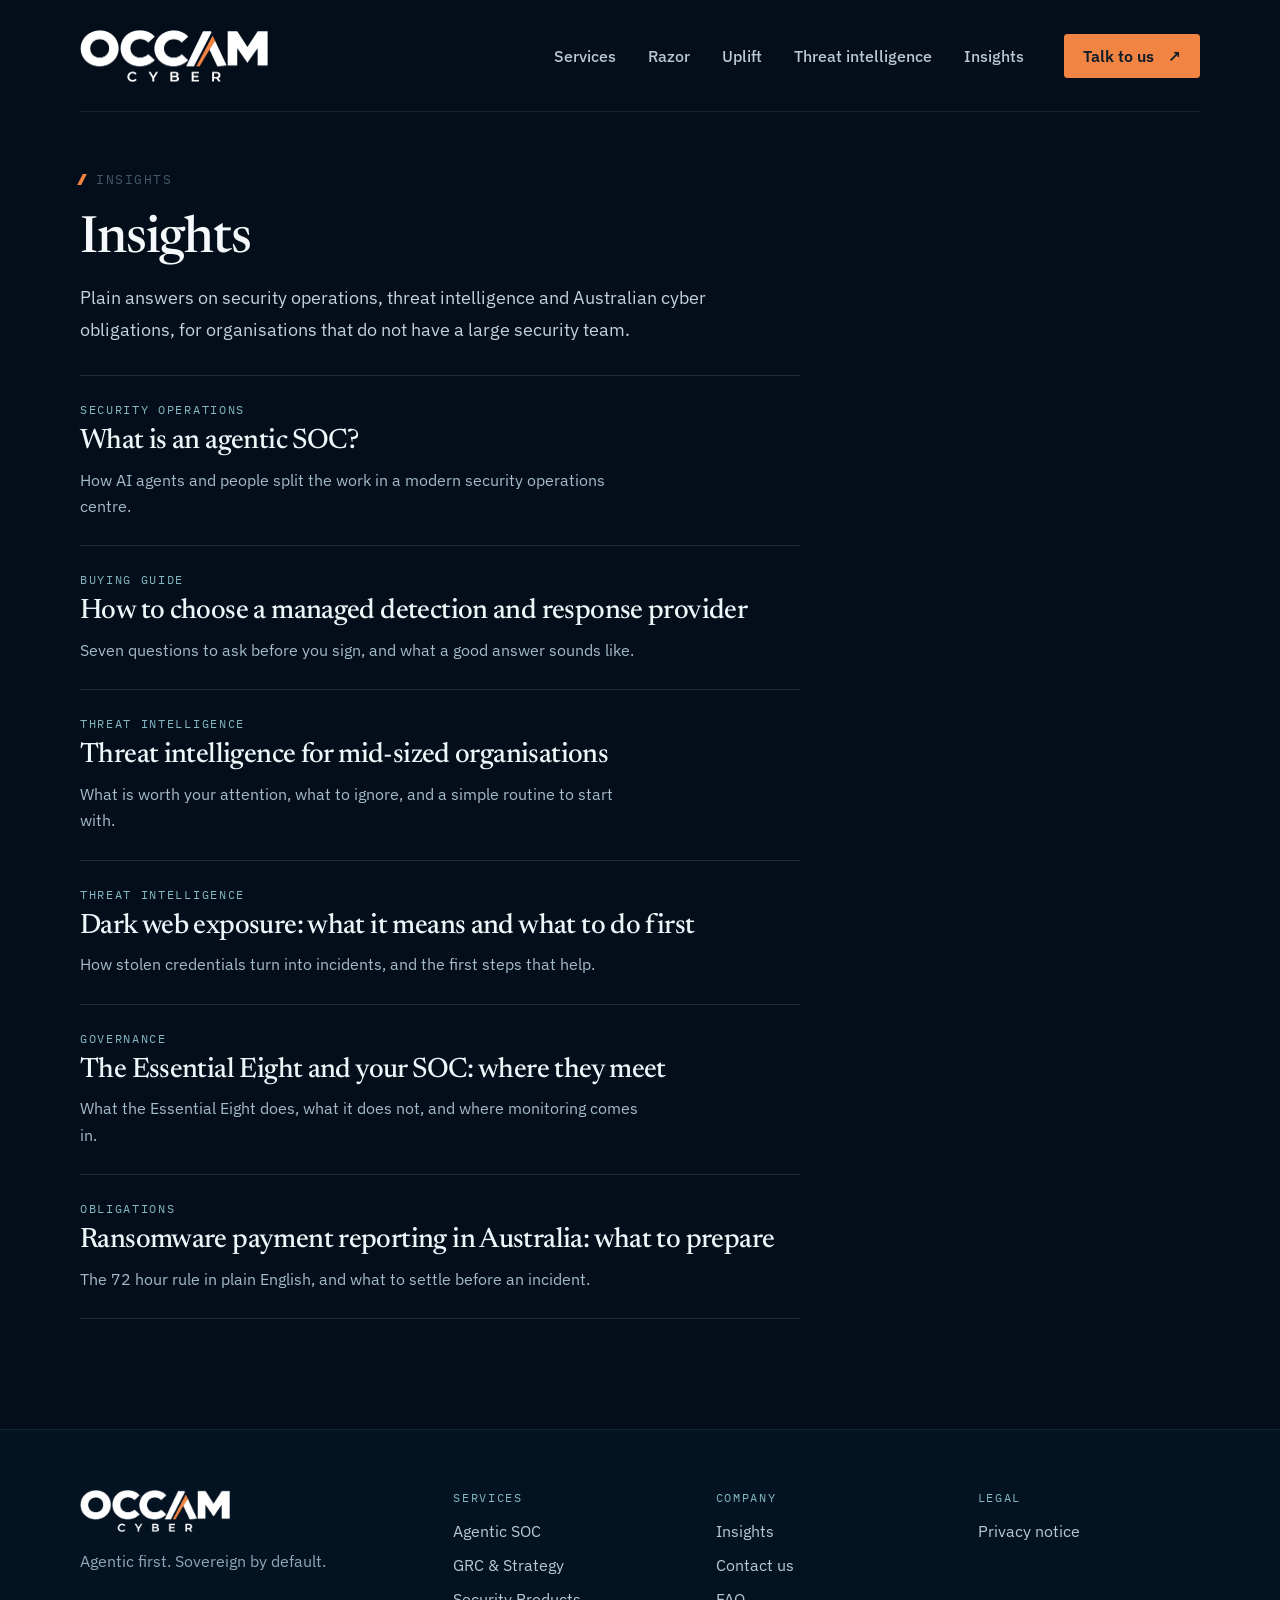
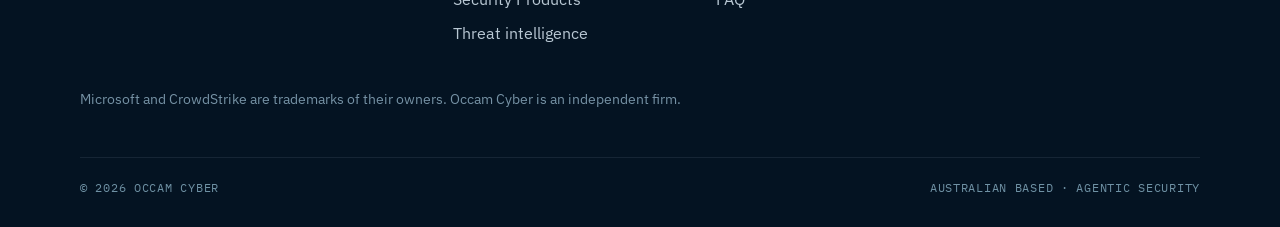
<file: insights/index.html>
<!doctype html>
<html lang="en-AU">
  <head>
    <meta charset="utf-8" />
    <meta name="viewport" content="width=device-width, initial-scale=1" />
    <title>Insights on security operations | Occam Cyber</title>
    <meta name="description" content="Plain answers on security operations, threat intelligence and Australian cyber obligations, written for mid-sized organisations by Occam Cyber." />
    <meta name="robots" content="index,follow,max-image-preview:large" />
    <link rel="canonical" href="https://occamcyber.com.au/insights/" />
    <link rel="alternate" hreflang="en-au" href="https://occamcyber.com.au/insights/" />
    <meta name="theme-color" content="#030e1a" />
    <meta property="og:type" content="article" />
    <meta property="og:site_name" content="Occam Cyber" />
    <meta property="og:locale" content="en_AU" />
    <meta property="og:title" content="Insights on security operations | Occam Cyber" />
    <meta property="og:description" content="Plain answers on security operations, threat intelligence and Australian cyber obligations, written for mid-sized organisations by Occam Cyber." />
    <meta property="og:url" content="https://occamcyber.com.au/insights/" />
    <meta property="og:image" content="https://occamcyber.com.au/assets/og-image.jpg" />
    <meta property="og:image:width" content="1200" />
    <meta property="og:image:height" content="630" />
    <meta property="og:image:alt" content="Occam Cyber. We close incidents, then close the gaps behind them. Agentic SOC on Microsoft and CrowdStrike." />
    <meta name="twitter:card" content="summary_large_image" />
    <meta name="twitter:title" content="Insights on security operations | Occam Cyber" />
    <meta name="twitter:description" content="Plain answers on security operations, threat intelligence and Australian cyber obligations, written for mid-sized organisations by Occam Cyber." />
    <meta name="twitter:image" content="https://occamcyber.com.au/assets/og-image.jpg" />
    <link rel="icon" type="image/svg+xml" href="../favicon.svg" />
    <link rel="icon" type="image/png" sizes="192x192" href="../icon-192.png" />
    <link rel="icon" href="../favicon.ico" sizes="48x48" />
    <link rel="apple-touch-icon" href="../apple-touch-icon.png" />
    <link rel="preload" as="font" type="font/woff2" href="../assets/fonts/plex-sans-var-latin.woff2" crossorigin />
    <link rel="preload" as="font" type="font/woff2" href="../assets/fonts/newsreader-var-latin.woff2" crossorigin />
    <link rel="stylesheet" href="../styles.css" />
    <script>document.documentElement.classList.add('has-js');</script>
    <script type="application/ld+json">{"@context":"https://schema.org","@graph":[{"@type":"Organization","@id":"https://occamcyber.com.au/#org","name":"Occam Cyber","url":"https://occamcyber.com.au/","logo":{"@type":"ImageObject","url":"https://occamcyber.com.au/icon-512.png","width":512,"height":512}},{"@type":"CollectionPage","@id":"https://occamcyber.com.au/insights/#page","url":"https://occamcyber.com.au/insights/","name":"Insights on security operations | Occam Cyber","description":"Plain answers on security operations, threat intelligence and Australian cyber obligations, written for mid-sized organisations by Occam Cyber.","inLanguage":"en-AU","isPartOf":{"@id":"https://occamcyber.com.au/#website"}},{"@type":"BreadcrumbList","itemListElement":[{"@type":"ListItem","position":1,"name":"Home","item":"https://occamcyber.com.au/"},{"@type":"ListItem","position":2,"name":"Insights","item":"https://occamcyber.com.au/insights/"}]}]}</script>
  </head>
  <body data-leadgen="v1">
    <a class="skip-link" href="#main-content">Skip to content</a>
    <header class="site-header">
      <a class="brand" href="../" aria-label="Occam Cyber home"><img class="brand-logo" src="../assets/logo-white.png" alt="" width="188" height="52" /></a>
      <nav aria-label="Primary navigation">
        <a href="../#services">Services</a>
        <a href="../#soc">Razor</a>
        <a href="../#uplift">Uplift</a>
        <a class="nav-extra" href="../#intelligence">Threat intelligence</a>
        <a class="nav-extra" href="../insights/">Insights</a>
      </nav>
      <a class="header-cta" href="../#contact" data-lead-cta="header-talk">Talk to us <span aria-hidden="true">↗</span></a>
    </header>
    <main id="top">
      <section class="doc-page section-shell">
        <div class="doc-inner" id="main-content">
          <div class="section-kicker">INSIGHTS</div>
          <h1>Insights</h1>
          <p class="doc-lede">Plain answers on security operations, threat intelligence and Australian cyber obligations, for organisations that do not have a large security team.</p>
          <div class="insight-list">
          <a class="insight-card" href="agentic-soc-explained/"><small>SECURITY OPERATIONS</small><h2>What is an agentic SOC?</h2><p>How AI agents and people split the work in a modern security operations centre.</p></a>
          <a class="insight-card" href="managed-detection-and-response-australia/"><small>BUYING GUIDE</small><h2>How to choose a managed detection and response provider</h2><p>Seven questions to ask before you sign, and what a good answer sounds like.</p></a>
          <a class="insight-card" href="threat-intelligence-for-mid-sized-organisations/"><small>THREAT INTELLIGENCE</small><h2>Threat intelligence for mid-sized organisations</h2><p>What is worth your attention, what to ignore, and a simple routine to start with.</p></a>
          <a class="insight-card" href="dark-web-exposure/"><small>THREAT INTELLIGENCE</small><h2>Dark web exposure: what it means and what to do first</h2><p>How stolen credentials turn into incidents, and the first steps that help.</p></a>
          <a class="insight-card" href="essential-eight-and-your-soc/"><small>GOVERNANCE</small><h2>The Essential Eight and your SOC: where they meet</h2><p>What the Essential Eight does, what it does not, and where monitoring comes in.</p></a>
          <a class="insight-card" href="ransomware-payment-reporting-australia/"><small>OBLIGATIONS</small><h2>Ransomware payment reporting in Australia: what to prepare</h2><p>The 72 hour rule in plain English, and what to settle before an incident.</p></a>
          </div>
        </div>
      </section>
    </main>
    <footer class="site-footer">
      <div class="footer-grid">
        <div class="footer-brand"><img src="../assets/logo-white.png" alt="Occam Cyber" width="150" height="42" loading="lazy" /><p>Agentic first. Sovereign by default.</p></div>
        <div class="footer-col"><b>SERVICES</b><a href="../#services">Agentic SOC</a><a href="../#services">GRC &amp; Strategy</a><a href="../#services">Security Products</a><a href="../#intelligence">Threat intelligence</a></div>
        <div class="footer-col"><b>COMPANY</b><a href="../insights/">Insights</a><a href="../#contact">Contact us</a><a href="../#faq">FAQ</a></div>
        <div class="footer-col"><b>LEGAL</b><a href="../privacy/">Privacy notice</a></div>
      </div>
      <p class="footer-legal">Microsoft and CrowdStrike are trademarks of their owners. Occam Cyber is an independent firm.</p>
      <div class="footer-base"><span>© 2026 OCCAM CYBER</span><span>AUSTRALIAN BASED · AGENTIC SECURITY</span></div>
    </footer>
    <script src="../lead.js" defer></script>
  </body>
</html>
</file>
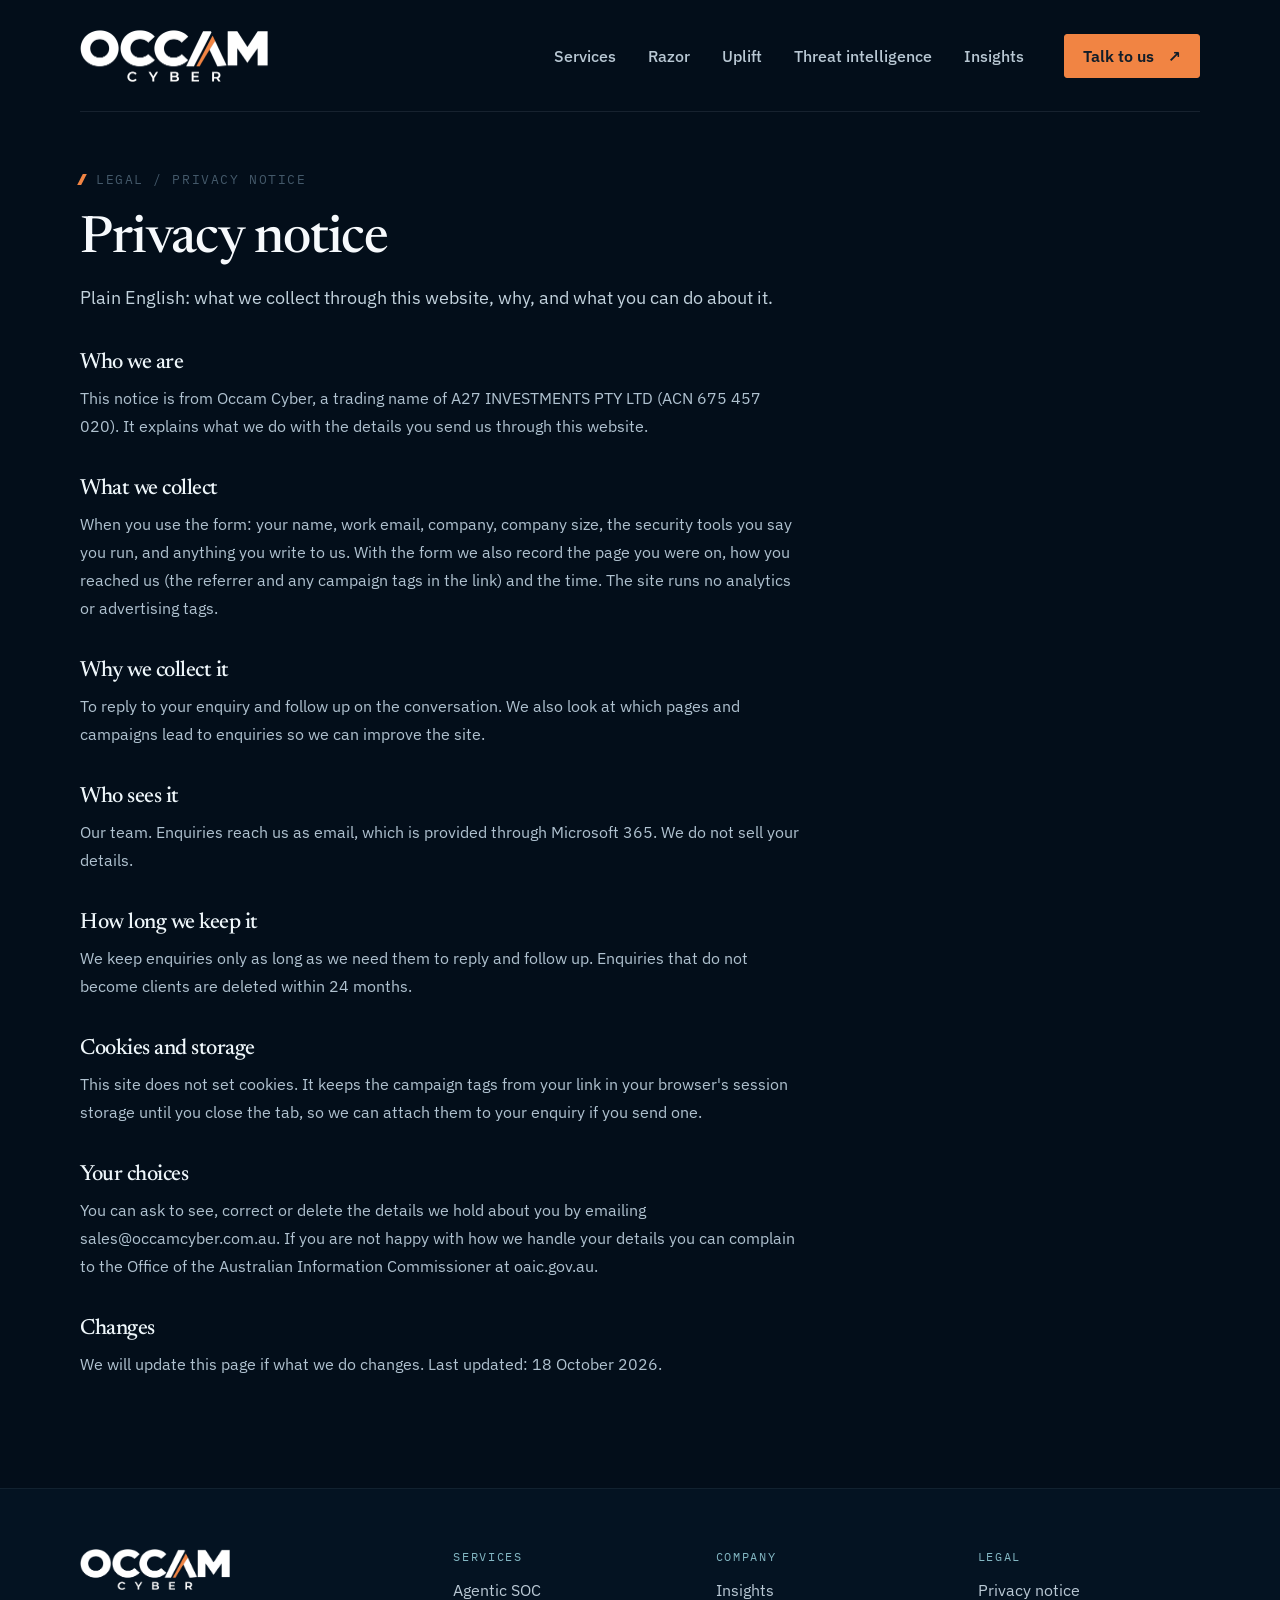
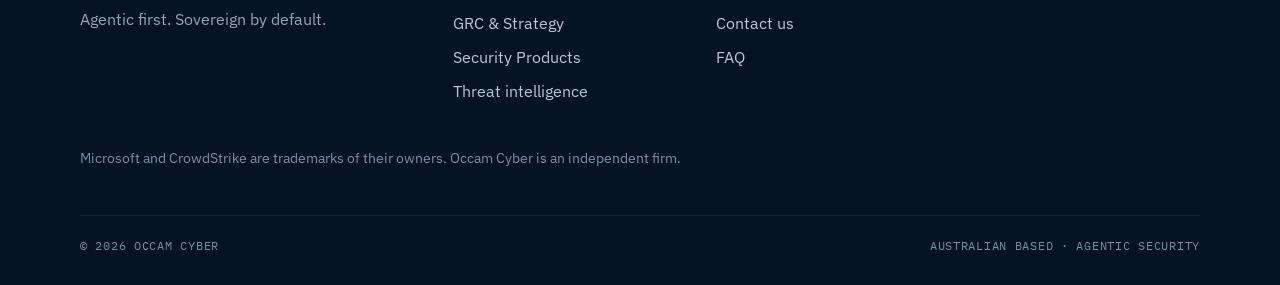
<file: privacy/index.html>
<!doctype html>
<html lang="en-AU">
  <head>
    <meta charset="utf-8" />
    <meta name="viewport" content="width=device-width, initial-scale=1" />
    <title>Privacy notice | Occam Cyber</title>
    <meta name="description" content="How Occam Cyber handles the details you send through this website: what we collect, why we collect it and the choices you have." />
    <meta name="robots" content="noindex,follow" />
    <link rel="canonical" href="https://occamcyber.com.au/privacy/" />
    <link rel="alternate" hreflang="en-au" href="https://occamcyber.com.au/privacy/" />
    <meta name="theme-color" content="#030e1a" />
    <meta property="og:type" content="website" />
    <meta property="og:site_name" content="Occam Cyber" />
    <meta property="og:locale" content="en_AU" />
    <meta property="og:title" content="Privacy notice | Occam Cyber" />
    <meta property="og:description" content="How Occam Cyber handles the details you send through this website: what we collect, why we collect it and the choices you have." />
    <meta property="og:url" content="https://occamcyber.com.au/privacy/" />
    <meta property="og:image" content="https://occamcyber.com.au/assets/og-image.jpg" />
    <meta property="og:image:width" content="1200" />
    <meta property="og:image:height" content="630" />
    <meta property="og:image:alt" content="Occam Cyber. We close incidents, then close the gaps behind them. Agentic SOC on Microsoft and CrowdStrike." />
    <meta name="twitter:card" content="summary_large_image" />
    <meta name="twitter:title" content="Privacy notice | Occam Cyber" />
    <meta name="twitter:description" content="How Occam Cyber handles the details you send through this website: what we collect, why we collect it and the choices you have." />
    <meta name="twitter:image" content="https://occamcyber.com.au/assets/og-image.jpg" />
    <link rel="icon" type="image/svg+xml" href="../favicon.svg" />
    <link rel="icon" type="image/png" sizes="192x192" href="../icon-192.png" />
    <link rel="icon" href="../favicon.ico" sizes="48x48" />
    <link rel="apple-touch-icon" href="../apple-touch-icon.png" />
        <link rel="preload" as="font" type="font/woff2" href="../assets/fonts/plex-sans-var-latin.woff2" crossorigin />
    <link rel="preload" as="font" type="font/woff2" href="../assets/fonts/newsreader-var-latin.woff2" crossorigin />
    <link rel="stylesheet" href="../styles.css" />
    <script>document.documentElement.classList.add('has-js');</script>
    <script type="application/ld+json">{"@context":"https://schema.org","@graph":[{"@type":"Organization","@id":"https://occamcyber.com.au/#org","name":"Occam Cyber","url":"https://occamcyber.com.au/","logo":{"@type":"ImageObject","url":"https://occamcyber.com.au/icon-512.png","width":512,"height":512},"description":"Occam Cyber is an Australian cyber security firm that provides an agentic SOC on Microsoft and CrowdStrike tools, with a named analyst accountable for the decisions it makes.","areaServed":{"@type":"Country","name":"Australia"},"knowsAbout":["Managed detection and response","AI SOC","Agentic security operations","Microsoft Defender","Microsoft Sentinel","CrowdStrike Falcon","Virtual CISO","AI governance","Essential Eight"]},{"@type":"WebSite","@id":"https://occamcyber.com.au/#website","url":"https://occamcyber.com.au/","name":"Occam Cyber","inLanguage":"en-AU","publisher":{"@id":"https://occamcyber.com.au/#org"}}]}</script>
  </head>
  <body data-leadgen="v1">
    <a class="skip-link" href="#main-content">Skip to content</a>
    <header class="site-header">
      <a class="brand" href="../" aria-label="Occam Cyber home"><img class="brand-logo" src="../assets/logo-white.png" alt="" width="188" height="52" /></a>
      <nav aria-label="Primary navigation">
        <a href="../#services">Services</a>
        <a href="../#soc">Razor</a>
        <a href="../#uplift">Uplift</a>
        <a class="nav-extra" href="../#intelligence">Threat intelligence</a>
        <a class="nav-extra" href="../insights/">Insights</a>
      </nav>
      <a class="header-cta" href="../#contact" data-lead-cta="header-talk">Talk to us <span aria-hidden="true">↗</span></a>
    </header>
    <main id="top">
      <section class="doc-page section-shell">
        <div class="doc-inner" id="main-content">
          <div class="section-kicker">LEGAL / PRIVACY NOTICE</div>
          <h1>Privacy notice</h1>
          <p class="doc-lede">Plain English: what we collect through this website, why, and what you can do about it.</p>
          <h2>Who we are</h2><p>This notice is from Occam Cyber, a trading name of A27 INVESTMENTS PTY LTD (ACN 675 457 020). It explains what we do with the details you send us through this website.</p><h2>What we collect</h2><p>When you use the form: your name, work email, company, company size, the security tools you say you run, and anything you write to us. With the form we also record the page you were on, how you reached us (the referrer and any campaign tags in the link) and the time. The site runs no analytics or advertising tags.</p><h2>Why we collect it</h2><p>To reply to your enquiry and follow up on the conversation. We also look at which pages and campaigns lead to enquiries so we can improve the site.</p><h2>Who sees it</h2><p>Our team. Enquiries reach us as email, which is provided through Microsoft 365. We do not sell your details.</p><h2>How long we keep it</h2><p>We keep enquiries only as long as we need them to reply and follow up. Enquiries that do not become clients are deleted within 24 months.</p><h2>Cookies and storage</h2><p>This site does not set cookies. It keeps the campaign tags from your link in your browser&#x27;s session storage until you close the tab, so we can attach them to your enquiry if you send one.</p><h2>Your choices</h2><p>You can ask to see, correct or delete the details we hold about you by emailing sales@occamcyber.com.au. If you are not happy with how we handle your details you can complain to the Office of the Australian Information Commissioner at oaic.gov.au.</p><h2>Changes</h2><p>We will update this page if what we do changes. Last updated: 18 October 2026.</p>
        </div>
      </section>
    </main>
    <footer class="site-footer">
      <div class="footer-grid">
        <div class="footer-brand"><img src="../assets/logo-white.png" alt="Occam Cyber" width="150" height="42" loading="lazy" /><p>Agentic first. Sovereign by default.</p></div>
        <div class="footer-col"><b>SERVICES</b><a href="../#services">Agentic SOC</a><a href="../#services">GRC &amp; Strategy</a><a href="../#services">Security Products</a><a href="../#intelligence">Threat intelligence</a></div>
        <div class="footer-col"><b>COMPANY</b><a href="../insights/">Insights</a><a href="../#contact">Contact us</a><a href="../#faq">FAQ</a></div>
        <div class="footer-col"><b>LEGAL</b><a href="../privacy/">Privacy notice</a></div>
      </div>
      <p class="footer-legal">Microsoft and CrowdStrike are trademarks of their owners. Occam Cyber is an independent firm.</p>
      <div class="footer-base"><span>© 2026 OCCAM CYBER</span><span>AUSTRALIAN BASED · AGENTIC SECURITY</span></div>
    </footer>
  </body>
</html>
</file>
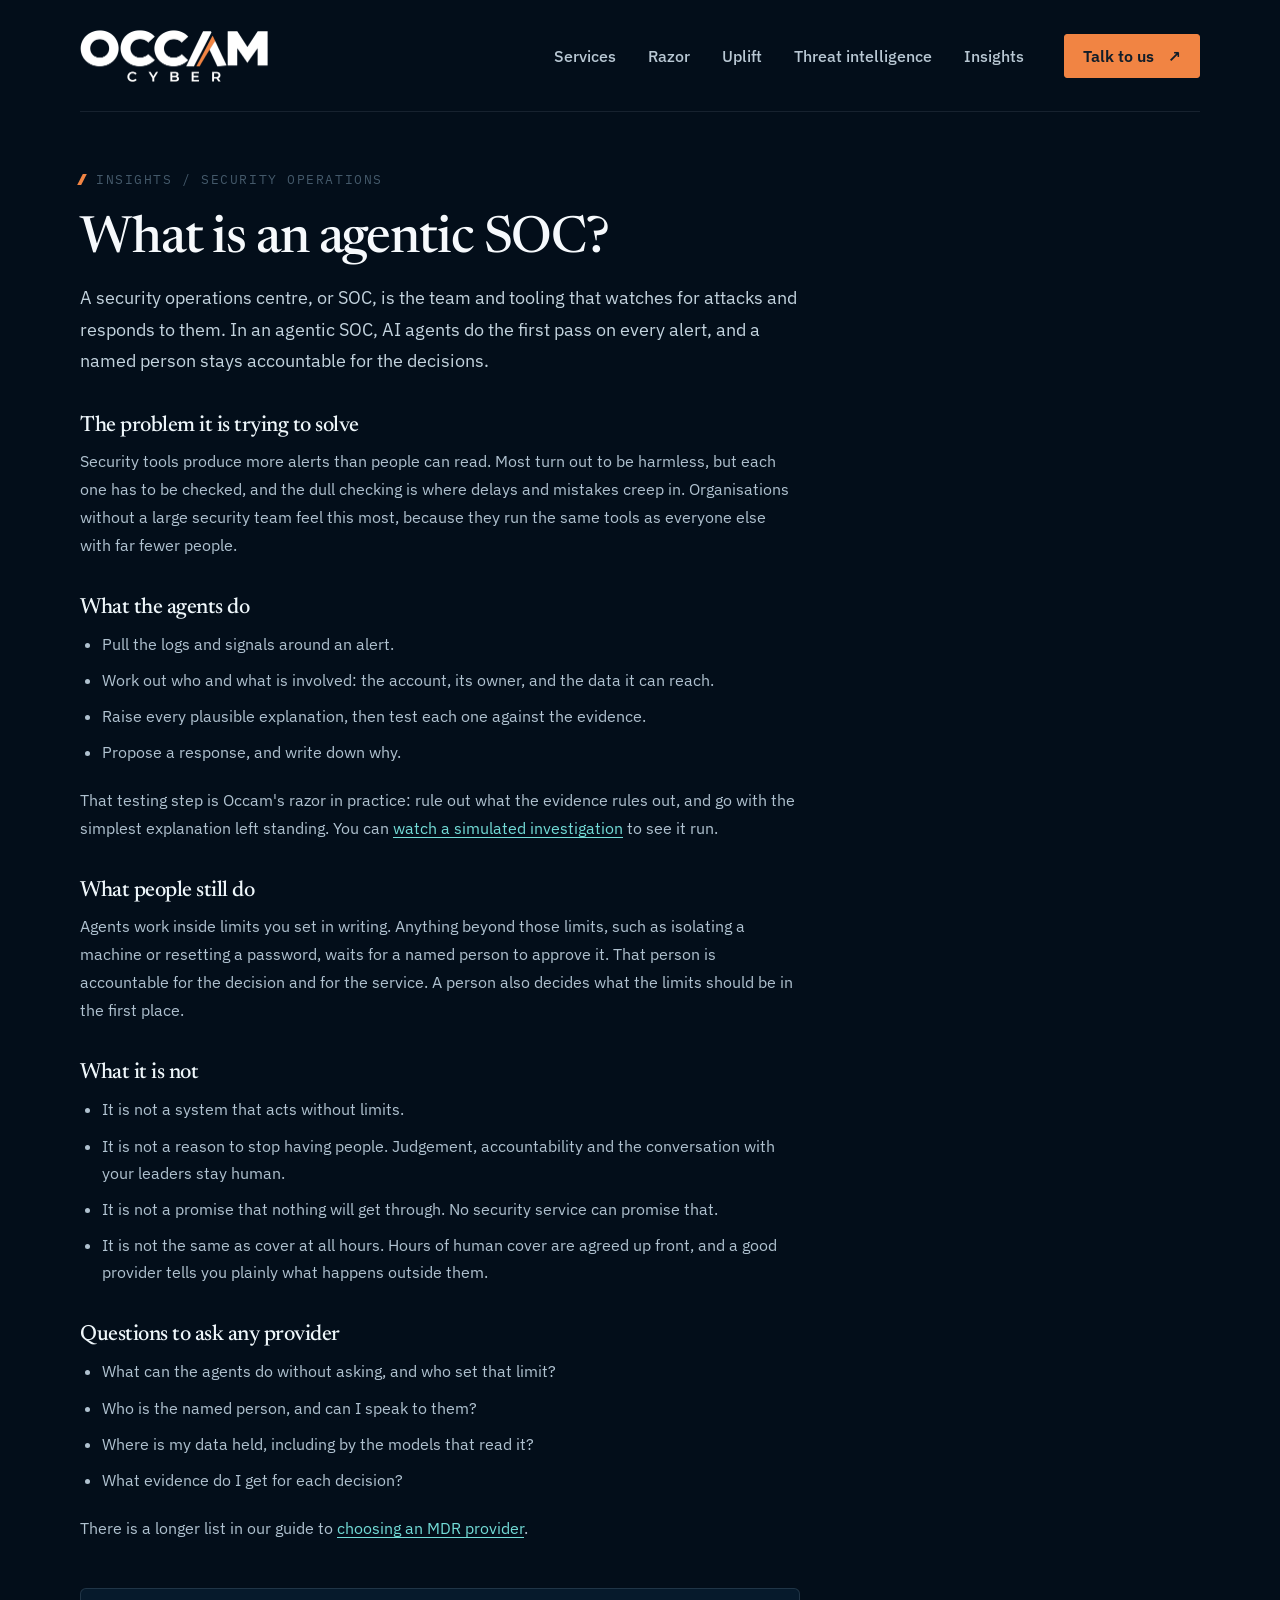
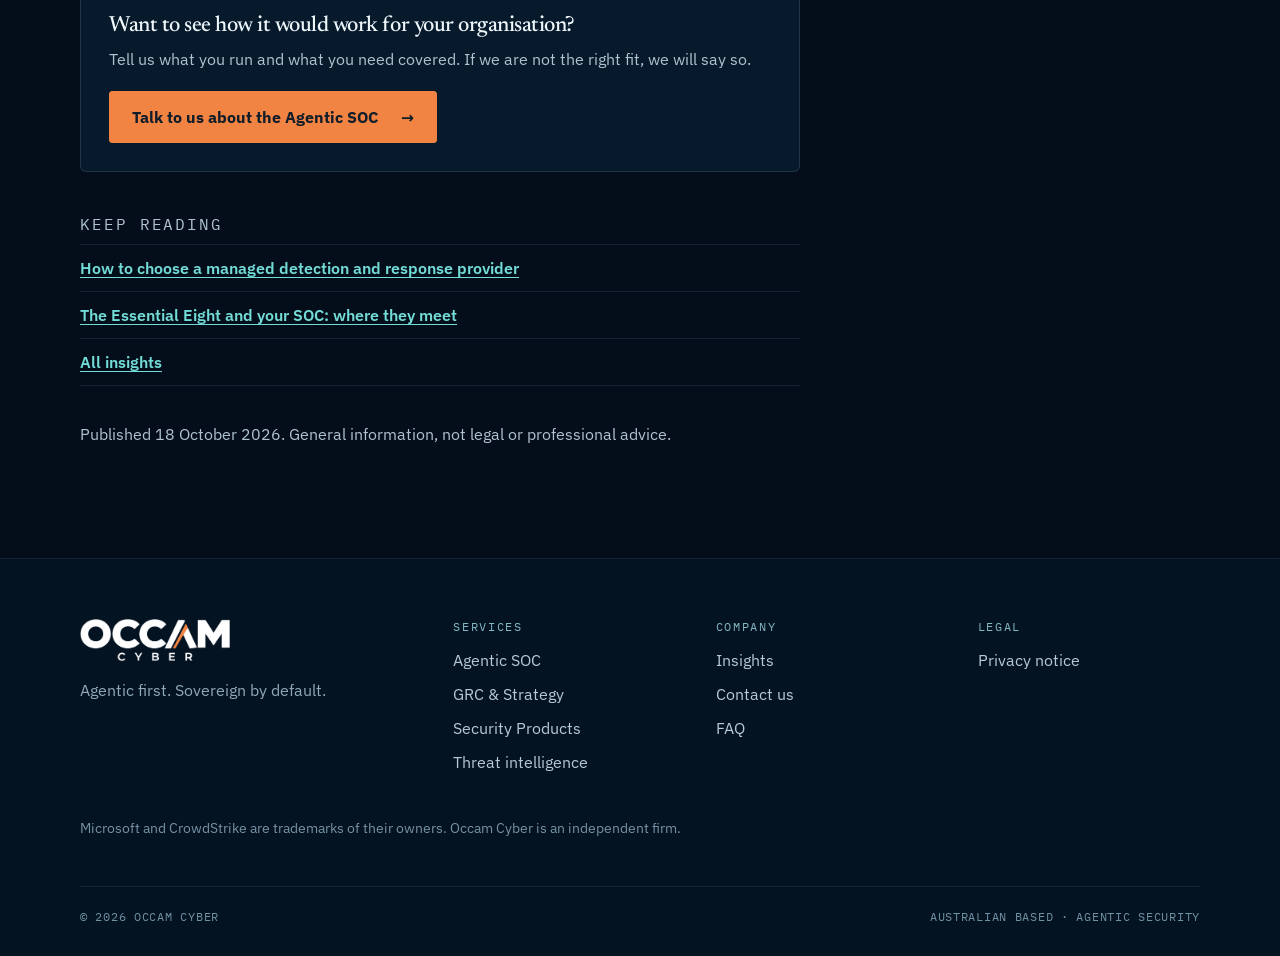
<file: insights/agentic-soc-explained/index.html>
<!doctype html>
<html lang="en-AU">
  <head>
    <meta charset="utf-8" />
    <meta name="viewport" content="width=device-width, initial-scale=1" />
    <title>What is an agentic SOC? | Occam Cyber</title>
    <meta name="description" content="An agentic SOC uses AI agents for the first pass on every alert and keeps a named person accountable for decisions. How it works, and what it is not." />
    <meta name="robots" content="index,follow,max-image-preview:large" />
    <link rel="canonical" href="https://occamcyber.com.au/insights/agentic-soc-explained/" />
    <link rel="alternate" hreflang="en-au" href="https://occamcyber.com.au/insights/agentic-soc-explained/" />
    <meta name="theme-color" content="#030e1a" />
    <meta property="og:type" content="article" />
    <meta property="og:site_name" content="Occam Cyber" />
    <meta property="og:locale" content="en_AU" />
    <meta property="og:title" content="What is an agentic SOC? | Occam Cyber" />
    <meta property="og:description" content="An agentic SOC uses AI agents for the first pass on every alert and keeps a named person accountable for decisions. How it works, and what it is not." />
    <meta property="og:url" content="https://occamcyber.com.au/insights/agentic-soc-explained/" />
    <meta property="og:image" content="https://occamcyber.com.au/assets/og-image.jpg" />
    <meta property="og:image:width" content="1200" />
    <meta property="og:image:height" content="630" />
    <meta property="og:image:alt" content="Occam Cyber. We close incidents, then close the gaps behind them. Agentic SOC on Microsoft and CrowdStrike." />
    <meta name="twitter:card" content="summary_large_image" />
    <meta name="twitter:title" content="What is an agentic SOC? | Occam Cyber" />
    <meta name="twitter:description" content="An agentic SOC uses AI agents for the first pass on every alert and keeps a named person accountable for decisions. How it works, and what it is not." />
    <meta name="twitter:image" content="https://occamcyber.com.au/assets/og-image.jpg" />
    <link rel="icon" type="image/svg+xml" href="../../favicon.svg" />
    <link rel="icon" type="image/png" sizes="192x192" href="../../icon-192.png" />
    <link rel="icon" href="../../favicon.ico" sizes="48x48" />
    <link rel="apple-touch-icon" href="../../apple-touch-icon.png" />
    <link rel="preload" as="font" type="font/woff2" href="../../assets/fonts/plex-sans-var-latin.woff2" crossorigin />
    <link rel="preload" as="font" type="font/woff2" href="../../assets/fonts/newsreader-var-latin.woff2" crossorigin />
    <link rel="stylesheet" href="../../styles.css" />
    <script>document.documentElement.classList.add('has-js');</script>
    <script type="application/ld+json">{"@context":"https://schema.org","@graph":[{"@type":"Organization","@id":"https://occamcyber.com.au/#org","name":"Occam Cyber","url":"https://occamcyber.com.au/","logo":{"@type":"ImageObject","url":"https://occamcyber.com.au/icon-512.png","width":512,"height":512}},{"@type":"Article","@id":"https://occamcyber.com.au/insights/agentic-soc-explained/#article","headline":"What is an agentic SOC?","description":"An agentic SOC uses AI agents for the first pass on every alert and keeps a named person accountable for decisions. How it works, and what it is not.","inLanguage":"en-AU","datePublished":"2026-10-18","dateModified":"2026-10-18","mainEntityOfPage":"https://occamcyber.com.au/insights/agentic-soc-explained/","author":{"@id":"https://occamcyber.com.au/#org"},"publisher":{"@id":"https://occamcyber.com.au/#org"},"image":"https://occamcyber.com.au/assets/og-image.jpg"},{"@type":"BreadcrumbList","itemListElement":[{"@type":"ListItem","position":1,"name":"Home","item":"https://occamcyber.com.au/"},{"@type":"ListItem","position":2,"name":"Insights","item":"https://occamcyber.com.au/insights/"},{"@type":"ListItem","position":3,"name":"What is an agentic SOC?","item":"https://occamcyber.com.au/insights/agentic-soc-explained/"}]}]}</script>
  </head>
  <body data-leadgen="v1">
    <a class="skip-link" href="#main-content">Skip to content</a>
    <header class="site-header">
      <a class="brand" href="../../" aria-label="Occam Cyber home"><img class="brand-logo" src="../../assets/logo-white.png" alt="" width="188" height="52" /></a>
      <nav aria-label="Primary navigation">
        <a href="../../#services">Services</a>
        <a href="../../#soc">Razor</a>
        <a href="../../#uplift">Uplift</a>
        <a class="nav-extra" href="../../#intelligence">Threat intelligence</a>
        <a class="nav-extra" href="../../insights/">Insights</a>
      </nav>
      <a class="header-cta" href="../../#contact" data-lead-cta="header-talk">Talk to us <span aria-hidden="true">↗</span></a>
    </header>
    <main id="top">
      <section class="doc-page section-shell">
        <div class="doc-inner" id="main-content">
          <div class="section-kicker">INSIGHTS / SECURITY OPERATIONS</div>
          <h1>What is an agentic SOC?</h1>
          <p class="doc-lede">A security operations centre, or SOC, is the team and tooling that watches for attacks and responds to them. In an agentic SOC, AI agents do the first pass on every alert, and a named person stays accountable for the decisions.</p>
          <h2>The problem it is trying to solve</h2>
          <p>Security tools produce more alerts than people can read. Most turn out to be harmless, but each one has to be checked, and the dull checking is where delays and mistakes creep in. Organisations without a large security team feel this most, because they run the same tools as everyone else with far fewer people.</p>
          <h2>What the agents do</h2>
          <ul><li>Pull the logs and signals around an alert.</li><li>Work out who and what is involved: the account, its owner, and the data it can reach.</li><li>Raise every plausible explanation, then test each one against the evidence.</li><li>Propose a response, and write down why.</li></ul>
          <p>That testing step is Occam's razor in practice: rule out what the evidence rules out, and go with the simplest explanation left standing. You can <a href="../../#soc">watch a simulated investigation</a> to see it run.</p>
          <h2>What people still do</h2>
          <p>Agents work inside limits you set in writing. Anything beyond those limits, such as isolating a machine or resetting a password, waits for a named person to approve it. That person is accountable for the decision and for the service. A person also decides what the limits should be in the first place.</p>
          <h2>What it is not</h2>
          <ul><li>It is not a system that acts without limits.</li><li>It is not a reason to stop having people. Judgement, accountability and the conversation with your leaders stay human.</li><li>It is not a promise that nothing will get through. No security service can promise that.</li><li>It is not the same as cover at all hours. Hours of human cover are agreed up front, and a good provider tells you plainly what happens outside them.</li></ul>
          <h2>Questions to ask any provider</h2>
          <ul><li>What can the agents do without asking, and who set that limit?</li><li>Who is the named person, and can I speak to them?</li><li>Where is my data held, including by the models that read it?</li><li>What evidence do I get for each decision?</li></ul>
          <p>There is a longer list in our guide to <a href="../managed-detection-and-response-australia/">choosing an MDR provider</a>.</p>
          <div class="doc-cta">
            <h2>Want to see how it would work for your organisation?</h2>
            <p>Tell us what you run and what you need covered. If we are not the right fit, we will say so.</p>
            <a class="button button-primary" href="../../?intent=talk&amp;interest=soc#contact" data-lead-cta="insight-agentic-soc-explained">Talk to us about the Agentic SOC <span aria-hidden="true">→</span></a>
          </div>
          <div class="doc-related"><p class="doc-meta">KEEP READING</p><a href="../managed-detection-and-response-australia/">How to choose a managed detection and response provider</a><a href="../essential-eight-and-your-soc/">The Essential Eight and your SOC: where they meet</a><a href="../">All insights</a></div>
          <p class="doc-source">Published 18 October 2026. General information, not legal or professional advice.</p>
        </div>
      </section>
    </main>
    <footer class="site-footer">
      <div class="footer-grid">
        <div class="footer-brand"><img src="../../assets/logo-white.png" alt="Occam Cyber" width="150" height="42" loading="lazy" /><p>Agentic first. Sovereign by default.</p></div>
        <div class="footer-col"><b>SERVICES</b><a href="../../#services">Agentic SOC</a><a href="../../#services">GRC &amp; Strategy</a><a href="../../#services">Security Products</a><a href="../../#intelligence">Threat intelligence</a></div>
        <div class="footer-col"><b>COMPANY</b><a href="../../insights/">Insights</a><a href="../../#contact">Contact us</a><a href="../../#faq">FAQ</a></div>
        <div class="footer-col"><b>LEGAL</b><a href="../../privacy/">Privacy notice</a></div>
      </div>
      <p class="footer-legal">Microsoft and CrowdStrike are trademarks of their owners. Occam Cyber is an independent firm.</p>
      <div class="footer-base"><span>© 2026 OCCAM CYBER</span><span>AUSTRALIAN BASED · AGENTIC SECURITY</span></div>
    </footer>
    <script src="../../lead.js" defer></script>
  </body>
</html>
</file>
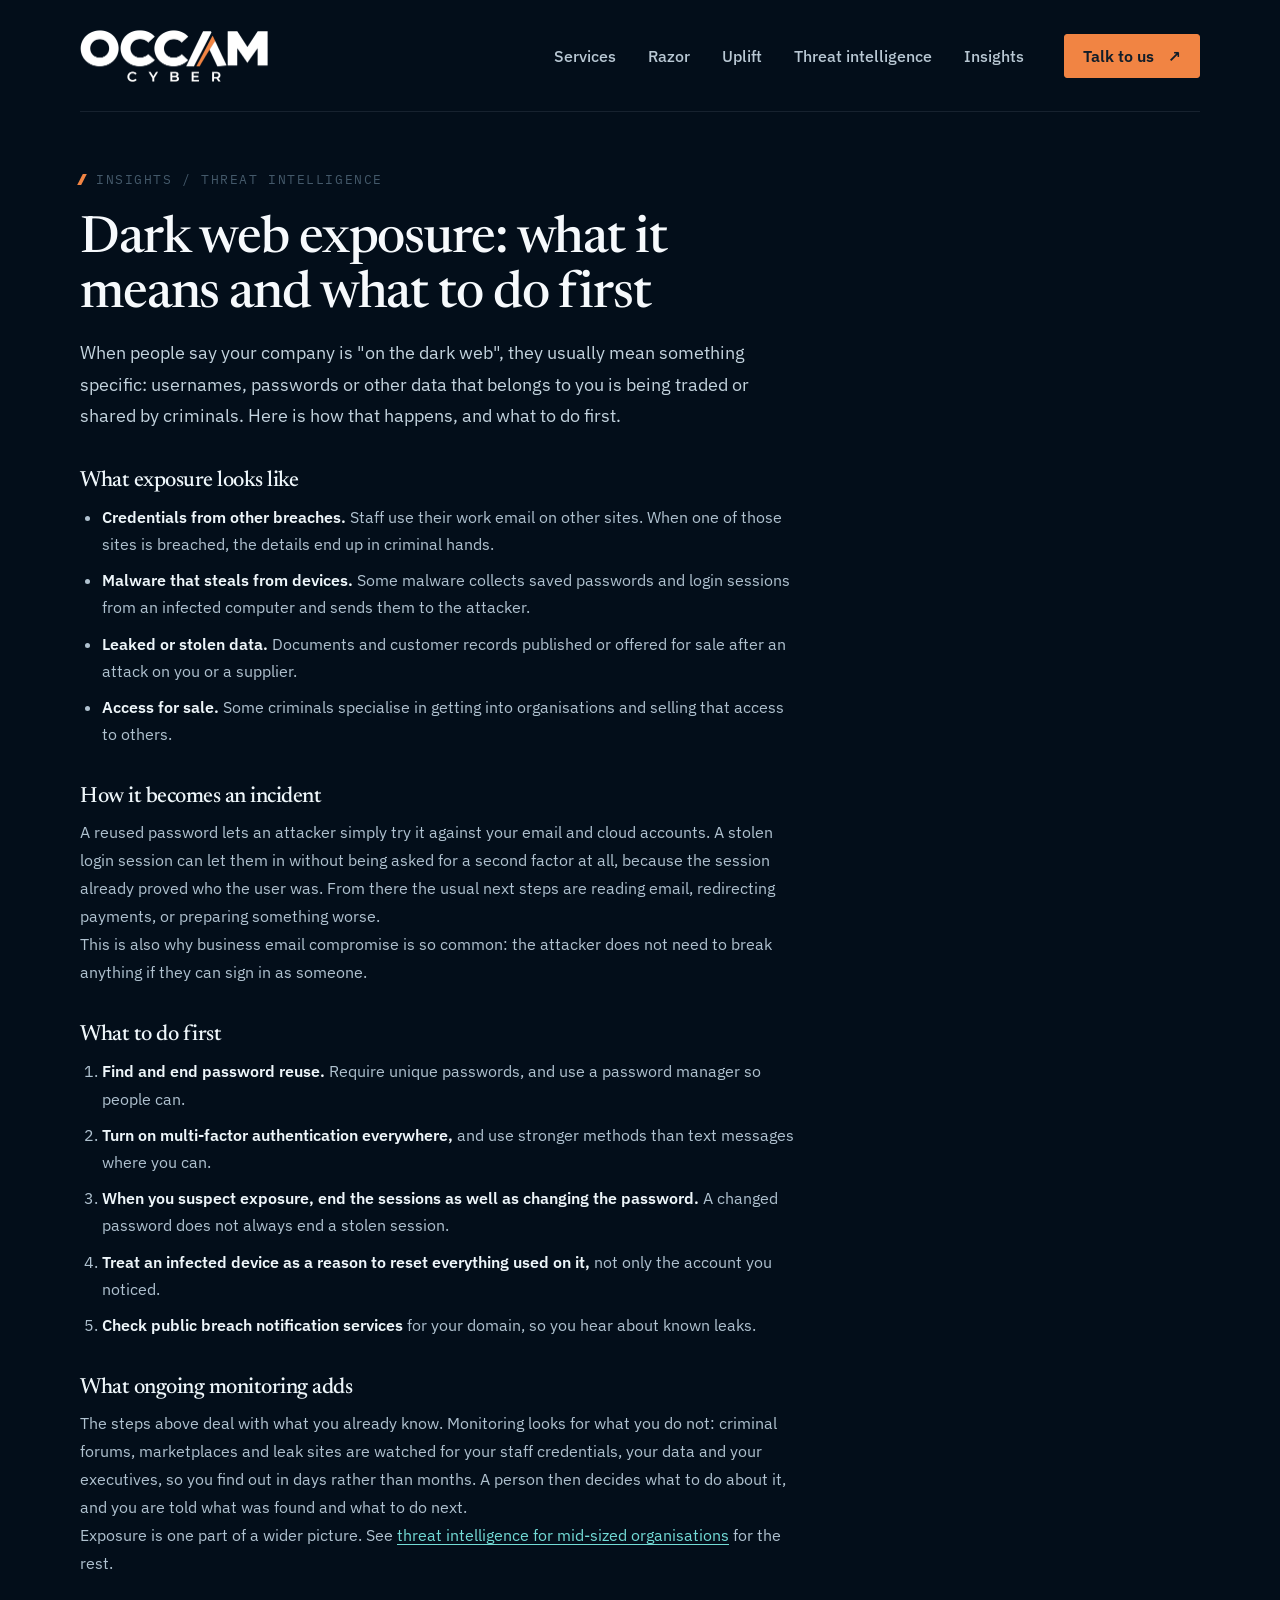
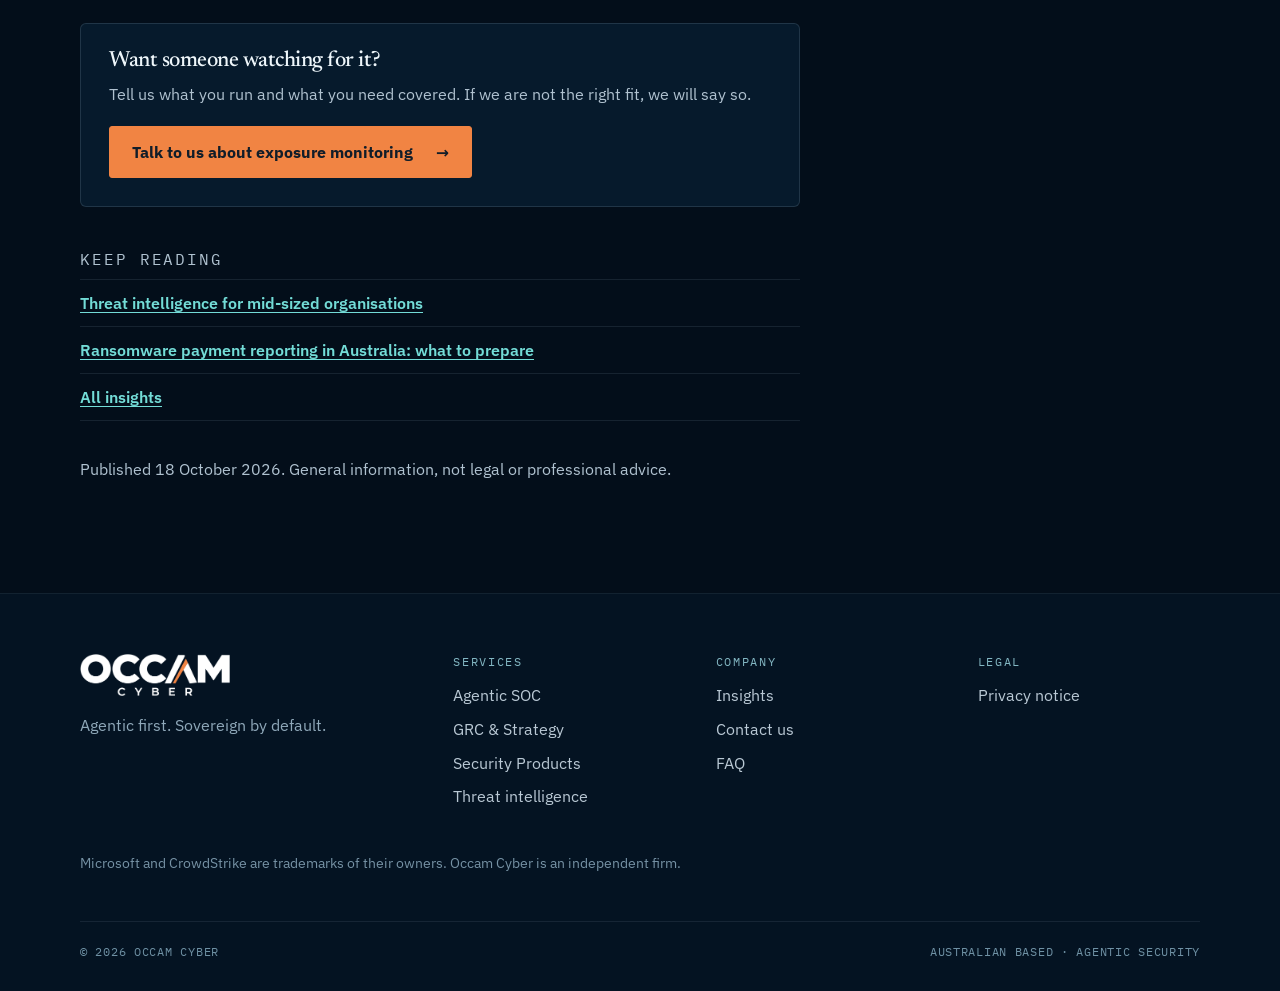
<file: insights/dark-web-exposure/index.html>
<!doctype html>
<html lang="en-AU">
  <head>
    <meta charset="utf-8" />
    <meta name="viewport" content="width=device-width, initial-scale=1" />
    <title>Dark web exposure: what to do first | Occam Cyber</title>
    <meta name="description" content="Your staff credentials may already be for sale. What dark web exposure is, how it leads to breaches, and the first steps to take." />
    <meta name="robots" content="index,follow,max-image-preview:large" />
    <link rel="canonical" href="https://occamcyber.com.au/insights/dark-web-exposure/" />
    <link rel="alternate" hreflang="en-au" href="https://occamcyber.com.au/insights/dark-web-exposure/" />
    <meta name="theme-color" content="#030e1a" />
    <meta property="og:type" content="article" />
    <meta property="og:site_name" content="Occam Cyber" />
    <meta property="og:locale" content="en_AU" />
    <meta property="og:title" content="Dark web exposure: what to do first | Occam Cyber" />
    <meta property="og:description" content="Your staff credentials may already be for sale. What dark web exposure is, how it leads to breaches, and the first steps to take." />
    <meta property="og:url" content="https://occamcyber.com.au/insights/dark-web-exposure/" />
    <meta property="og:image" content="https://occamcyber.com.au/assets/og-image.jpg" />
    <meta property="og:image:width" content="1200" />
    <meta property="og:image:height" content="630" />
    <meta property="og:image:alt" content="Occam Cyber. We close incidents, then close the gaps behind them. Agentic SOC on Microsoft and CrowdStrike." />
    <meta name="twitter:card" content="summary_large_image" />
    <meta name="twitter:title" content="Dark web exposure: what to do first | Occam Cyber" />
    <meta name="twitter:description" content="Your staff credentials may already be for sale. What dark web exposure is, how it leads to breaches, and the first steps to take." />
    <meta name="twitter:image" content="https://occamcyber.com.au/assets/og-image.jpg" />
    <link rel="icon" type="image/svg+xml" href="../../favicon.svg" />
    <link rel="icon" type="image/png" sizes="192x192" href="../../icon-192.png" />
    <link rel="icon" href="../../favicon.ico" sizes="48x48" />
    <link rel="apple-touch-icon" href="../../apple-touch-icon.png" />
    <link rel="preload" as="font" type="font/woff2" href="../../assets/fonts/plex-sans-var-latin.woff2" crossorigin />
    <link rel="preload" as="font" type="font/woff2" href="../../assets/fonts/newsreader-var-latin.woff2" crossorigin />
    <link rel="stylesheet" href="../../styles.css" />
    <script>document.documentElement.classList.add('has-js');</script>
    <script type="application/ld+json">{"@context":"https://schema.org","@graph":[{"@type":"Organization","@id":"https://occamcyber.com.au/#org","name":"Occam Cyber","url":"https://occamcyber.com.au/","logo":{"@type":"ImageObject","url":"https://occamcyber.com.au/icon-512.png","width":512,"height":512}},{"@type":"Article","@id":"https://occamcyber.com.au/insights/dark-web-exposure/#article","headline":"Dark web exposure: what it means and what to do first","description":"Your staff credentials may already be for sale. What dark web exposure is, how it leads to breaches, and the first steps to take.","inLanguage":"en-AU","datePublished":"2026-10-18","dateModified":"2026-10-18","mainEntityOfPage":"https://occamcyber.com.au/insights/dark-web-exposure/","author":{"@id":"https://occamcyber.com.au/#org"},"publisher":{"@id":"https://occamcyber.com.au/#org"},"image":"https://occamcyber.com.au/assets/og-image.jpg"},{"@type":"BreadcrumbList","itemListElement":[{"@type":"ListItem","position":1,"name":"Home","item":"https://occamcyber.com.au/"},{"@type":"ListItem","position":2,"name":"Insights","item":"https://occamcyber.com.au/insights/"},{"@type":"ListItem","position":3,"name":"Dark web exposure: what it means and what to do first","item":"https://occamcyber.com.au/insights/dark-web-exposure/"}]}]}</script>
  </head>
  <body data-leadgen="v1">
    <a class="skip-link" href="#main-content">Skip to content</a>
    <header class="site-header">
      <a class="brand" href="../../" aria-label="Occam Cyber home"><img class="brand-logo" src="../../assets/logo-white.png" alt="" width="188" height="52" /></a>
      <nav aria-label="Primary navigation">
        <a href="../../#services">Services</a>
        <a href="../../#soc">Razor</a>
        <a href="../../#uplift">Uplift</a>
        <a class="nav-extra" href="../../#intelligence">Threat intelligence</a>
        <a class="nav-extra" href="../../insights/">Insights</a>
      </nav>
      <a class="header-cta" href="../../#contact" data-lead-cta="header-talk">Talk to us <span aria-hidden="true">↗</span></a>
    </header>
    <main id="top">
      <section class="doc-page section-shell">
        <div class="doc-inner" id="main-content">
          <div class="section-kicker">INSIGHTS / THREAT INTELLIGENCE</div>
          <h1>Dark web exposure: what it means and what to do first</h1>
          <p class="doc-lede">When people say your company is "on the dark web", they usually mean something specific: usernames, passwords or other data that belongs to you is being traded or shared by criminals. Here is how that happens, and what to do first.</p>
          <h2>What exposure looks like</h2>
          <ul><li><b>Credentials from other breaches.</b> Staff use their work email on other sites. When one of those sites is breached, the details end up in criminal hands.</li><li><b>Malware that steals from devices.</b> Some malware collects saved passwords and login sessions from an infected computer and sends them to the attacker.</li><li><b>Leaked or stolen data.</b> Documents and customer records published or offered for sale after an attack on you or a supplier.</li><li><b>Access for sale.</b> Some criminals specialise in getting into organisations and selling that access to others.</li></ul>
          <h2>How it becomes an incident</h2>
          <p>A reused password lets an attacker simply try it against your email and cloud accounts. A stolen login session can let them in without being asked for a second factor at all, because the session already proved who the user was. From there the usual next steps are reading email, redirecting payments, or preparing something worse.</p>
          <p>This is also why business email compromise is so common: the attacker does not need to break anything if they can sign in as someone.</p>
          <h2>What to do first</h2>
          <ol><li><b>Find and end password reuse.</b> Require unique passwords, and use a password manager so people can.</li><li><b>Turn on multi-factor authentication everywhere,</b> and use stronger methods than text messages where you can.</li><li><b>When you suspect exposure, end the sessions as well as changing the password.</b> A changed password does not always end a stolen session.</li><li><b>Treat an infected device as a reason to reset everything used on it,</b> not only the account you noticed.</li><li><b>Check public breach notification services</b> for your domain, so you hear about known leaks.</li></ol>
          <h2>What ongoing monitoring adds</h2>
          <p>The steps above deal with what you already know. Monitoring looks for what you do not: criminal forums, marketplaces and leak sites are watched for your staff credentials, your data and your executives, so you find out in days rather than months. A person then decides what to do about it, and you are told what was found and what to do next.</p>
          <p>Exposure is one part of a wider picture. See <a href="../threat-intelligence-for-mid-sized-organisations/">threat intelligence for mid-sized organisations</a> for the rest.</p>
          <div class="doc-cta">
            <h2>Want someone watching for it?</h2>
            <p>Tell us what you run and what you need covered. If we are not the right fit, we will say so.</p>
            <a class="button button-primary" href="../../?intent=talk&amp;interest=intel#contact" data-lead-cta="insight-dark-web-exposure">Talk to us about exposure monitoring <span aria-hidden="true">→</span></a>
          </div>
          <div class="doc-related"><p class="doc-meta">KEEP READING</p><a href="../threat-intelligence-for-mid-sized-organisations/">Threat intelligence for mid-sized organisations</a><a href="../ransomware-payment-reporting-australia/">Ransomware payment reporting in Australia: what to prepare</a><a href="../">All insights</a></div>
          <p class="doc-source">Published 18 October 2026. General information, not legal or professional advice.</p>
        </div>
      </section>
    </main>
    <footer class="site-footer">
      <div class="footer-grid">
        <div class="footer-brand"><img src="../../assets/logo-white.png" alt="Occam Cyber" width="150" height="42" loading="lazy" /><p>Agentic first. Sovereign by default.</p></div>
        <div class="footer-col"><b>SERVICES</b><a href="../../#services">Agentic SOC</a><a href="../../#services">GRC &amp; Strategy</a><a href="../../#services">Security Products</a><a href="../../#intelligence">Threat intelligence</a></div>
        <div class="footer-col"><b>COMPANY</b><a href="../../insights/">Insights</a><a href="../../#contact">Contact us</a><a href="../../#faq">FAQ</a></div>
        <div class="footer-col"><b>LEGAL</b><a href="../../privacy/">Privacy notice</a></div>
      </div>
      <p class="footer-legal">Microsoft and CrowdStrike are trademarks of their owners. Occam Cyber is an independent firm.</p>
      <div class="footer-base"><span>© 2026 OCCAM CYBER</span><span>AUSTRALIAN BASED · AGENTIC SECURITY</span></div>
    </footer>
    <script src="../../lead.js" defer></script>
  </body>
</html>
</file>
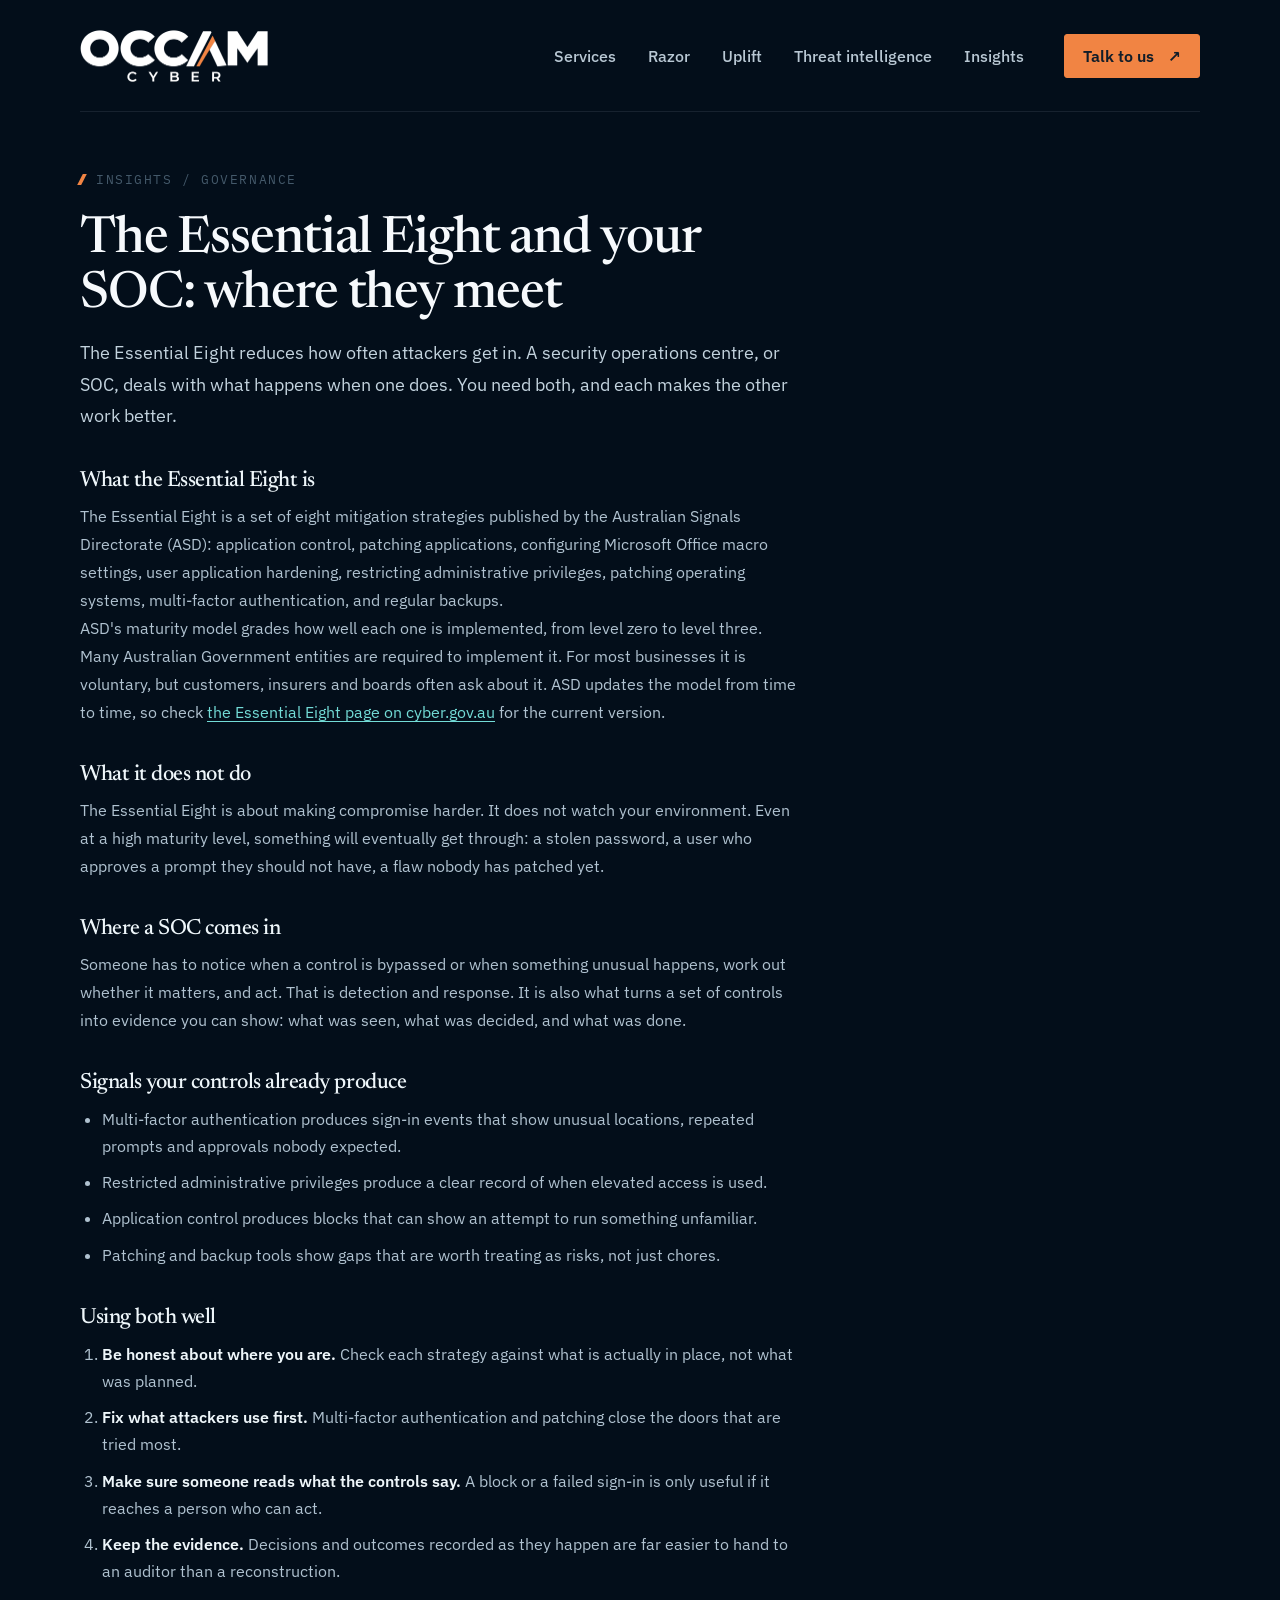
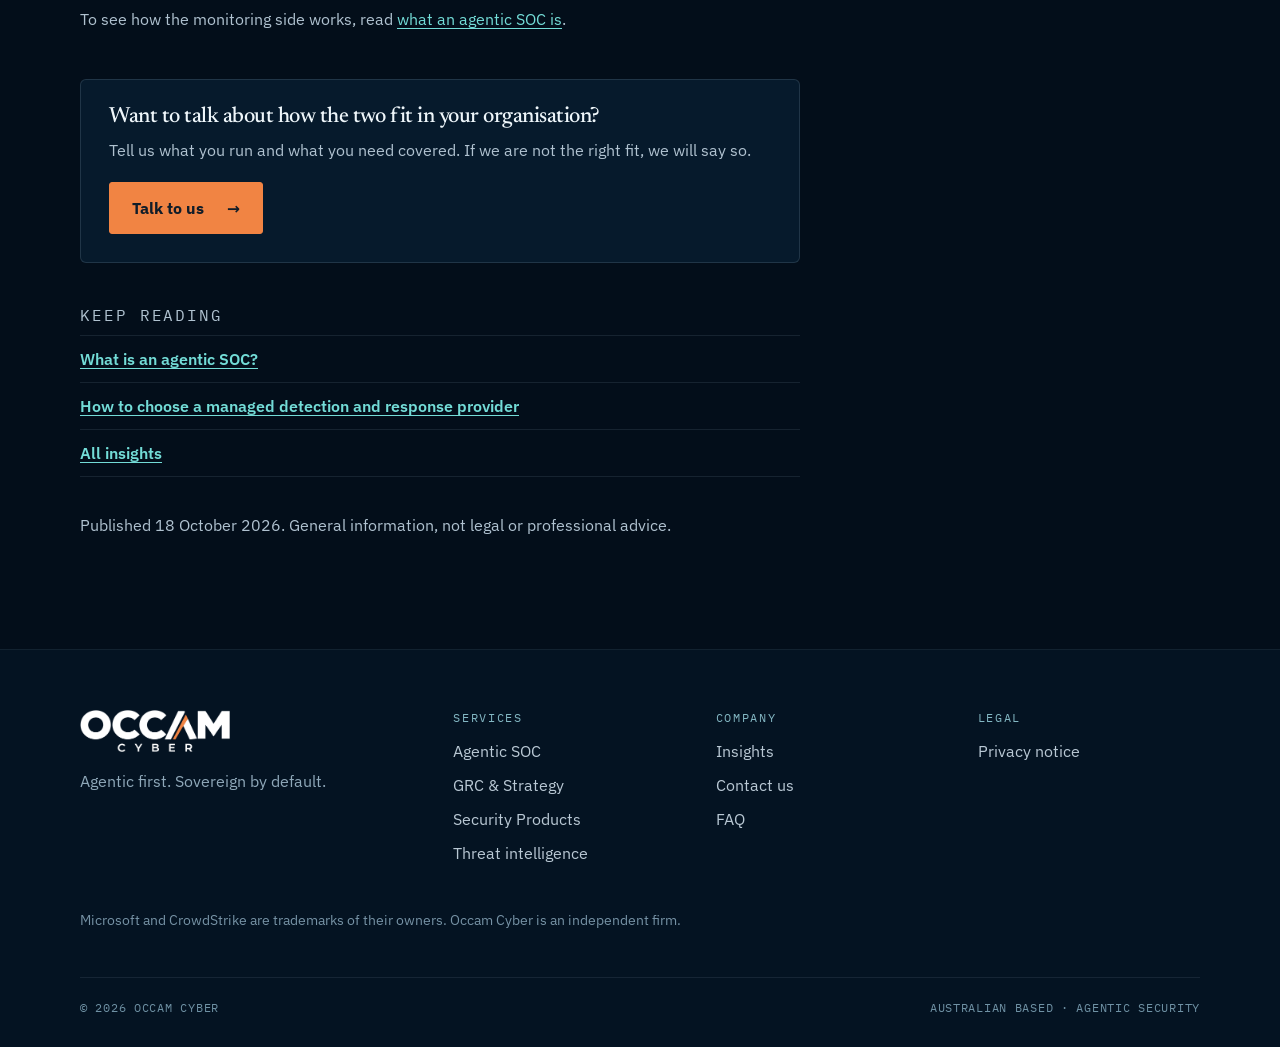
<file: insights/essential-eight-and-your-soc/index.html>
<!doctype html>
<html lang="en-AU">
  <head>
    <meta charset="utf-8" />
    <meta name="viewport" content="width=device-width, initial-scale=1" />
    <title>Essential Eight and your SOC | Occam Cyber</title>
    <meta name="description" content="The Essential Eight makes it harder for attackers to get in. A security operations centre handles what happens when one does. How the two fit together." />
    <meta name="robots" content="index,follow,max-image-preview:large" />
    <link rel="canonical" href="https://occamcyber.com.au/insights/essential-eight-and-your-soc/" />
    <link rel="alternate" hreflang="en-au" href="https://occamcyber.com.au/insights/essential-eight-and-your-soc/" />
    <meta name="theme-color" content="#030e1a" />
    <meta property="og:type" content="article" />
    <meta property="og:site_name" content="Occam Cyber" />
    <meta property="og:locale" content="en_AU" />
    <meta property="og:title" content="Essential Eight and your SOC | Occam Cyber" />
    <meta property="og:description" content="The Essential Eight makes it harder for attackers to get in. A security operations centre handles what happens when one does. How the two fit together." />
    <meta property="og:url" content="https://occamcyber.com.au/insights/essential-eight-and-your-soc/" />
    <meta property="og:image" content="https://occamcyber.com.au/assets/og-image.jpg" />
    <meta property="og:image:width" content="1200" />
    <meta property="og:image:height" content="630" />
    <meta property="og:image:alt" content="Occam Cyber. We close incidents, then close the gaps behind them. Agentic SOC on Microsoft and CrowdStrike." />
    <meta name="twitter:card" content="summary_large_image" />
    <meta name="twitter:title" content="Essential Eight and your SOC | Occam Cyber" />
    <meta name="twitter:description" content="The Essential Eight makes it harder for attackers to get in. A security operations centre handles what happens when one does. How the two fit together." />
    <meta name="twitter:image" content="https://occamcyber.com.au/assets/og-image.jpg" />
    <link rel="icon" type="image/svg+xml" href="../../favicon.svg" />
    <link rel="icon" type="image/png" sizes="192x192" href="../../icon-192.png" />
    <link rel="icon" href="../../favicon.ico" sizes="48x48" />
    <link rel="apple-touch-icon" href="../../apple-touch-icon.png" />
    <link rel="preload" as="font" type="font/woff2" href="../../assets/fonts/plex-sans-var-latin.woff2" crossorigin />
    <link rel="preload" as="font" type="font/woff2" href="../../assets/fonts/newsreader-var-latin.woff2" crossorigin />
    <link rel="stylesheet" href="../../styles.css" />
    <script>document.documentElement.classList.add('has-js');</script>
    <script type="application/ld+json">{"@context":"https://schema.org","@graph":[{"@type":"Organization","@id":"https://occamcyber.com.au/#org","name":"Occam Cyber","url":"https://occamcyber.com.au/","logo":{"@type":"ImageObject","url":"https://occamcyber.com.au/icon-512.png","width":512,"height":512}},{"@type":"Article","@id":"https://occamcyber.com.au/insights/essential-eight-and-your-soc/#article","headline":"The Essential Eight and your SOC: where they meet","description":"The Essential Eight makes it harder for attackers to get in. A security operations centre handles what happens when one does. How the two fit together.","inLanguage":"en-AU","datePublished":"2026-10-18","dateModified":"2026-10-18","mainEntityOfPage":"https://occamcyber.com.au/insights/essential-eight-and-your-soc/","author":{"@id":"https://occamcyber.com.au/#org"},"publisher":{"@id":"https://occamcyber.com.au/#org"},"image":"https://occamcyber.com.au/assets/og-image.jpg"},{"@type":"BreadcrumbList","itemListElement":[{"@type":"ListItem","position":1,"name":"Home","item":"https://occamcyber.com.au/"},{"@type":"ListItem","position":2,"name":"Insights","item":"https://occamcyber.com.au/insights/"},{"@type":"ListItem","position":3,"name":"The Essential Eight and your SOC: where they meet","item":"https://occamcyber.com.au/insights/essential-eight-and-your-soc/"}]}]}</script>
  </head>
  <body data-leadgen="v1">
    <a class="skip-link" href="#main-content">Skip to content</a>
    <header class="site-header">
      <a class="brand" href="../../" aria-label="Occam Cyber home"><img class="brand-logo" src="../../assets/logo-white.png" alt="" width="188" height="52" /></a>
      <nav aria-label="Primary navigation">
        <a href="../../#services">Services</a>
        <a href="../../#soc">Razor</a>
        <a href="../../#uplift">Uplift</a>
        <a class="nav-extra" href="../../#intelligence">Threat intelligence</a>
        <a class="nav-extra" href="../../insights/">Insights</a>
      </nav>
      <a class="header-cta" href="../../#contact" data-lead-cta="header-talk">Talk to us <span aria-hidden="true">↗</span></a>
    </header>
    <main id="top">
      <section class="doc-page section-shell">
        <div class="doc-inner" id="main-content">
          <div class="section-kicker">INSIGHTS / GOVERNANCE</div>
          <h1>The Essential Eight and your SOC: where they meet</h1>
          <p class="doc-lede">The Essential Eight reduces how often attackers get in. A security operations centre, or SOC, deals with what happens when one does. You need both, and each makes the other work better.</p>
          <h2>What the Essential Eight is</h2>
          <p>The Essential Eight is a set of eight mitigation strategies published by the Australian Signals Directorate (ASD): application control, patching applications, configuring Microsoft Office macro settings, user application hardening, restricting administrative privileges, patching operating systems, multi-factor authentication, and regular backups.</p>
          <p>ASD's maturity model grades how well each one is implemented, from level zero to level three. Many Australian Government entities are required to implement it. For most businesses it is voluntary, but customers, insurers and boards often ask about it. ASD updates the model from time to time, so check <a href="https://www.cyber.gov.au/business-government/asds-cyber-security-frameworks/essential-eight" rel="noopener">the Essential Eight page on cyber.gov.au</a> for the current version.</p>
          <h2>What it does not do</h2>
          <p>The Essential Eight is about making compromise harder. It does not watch your environment. Even at a high maturity level, something will eventually get through: a stolen password, a user who approves a prompt they should not have, a flaw nobody has patched yet.</p>
          <h2>Where a SOC comes in</h2>
          <p>Someone has to notice when a control is bypassed or when something unusual happens, work out whether it matters, and act. That is detection and response. It is also what turns a set of controls into evidence you can show: what was seen, what was decided, and what was done.</p>
          <h2>Signals your controls already produce</h2>
          <ul><li>Multi-factor authentication produces sign-in events that show unusual locations, repeated prompts and approvals nobody expected.</li><li>Restricted administrative privileges produce a clear record of when elevated access is used.</li><li>Application control produces blocks that can show an attempt to run something unfamiliar.</li><li>Patching and backup tools show gaps that are worth treating as risks, not just chores.</li></ul>
          <h2>Using both well</h2>
          <ol><li><b>Be honest about where you are.</b> Check each strategy against what is actually in place, not what was planned.</li><li><b>Fix what attackers use first.</b> Multi-factor authentication and patching close the doors that are tried most.</li><li><b>Make sure someone reads what the controls say.</b> A block or a failed sign-in is only useful if it reaches a person who can act.</li><li><b>Keep the evidence.</b> Decisions and outcomes recorded as they happen are far easier to hand to an auditor than a reconstruction.</li></ol>
          <p>To see how the monitoring side works, read <a href="../agentic-soc-explained/">what an agentic SOC is</a>.</p>
          <div class="doc-cta">
            <h2>Want to talk about how the two fit in your organisation?</h2>
            <p>Tell us what you run and what you need covered. If we are not the right fit, we will say so.</p>
            <a class="button button-primary" href="../../?intent=talk&amp;interest=soc#contact" data-lead-cta="insight-essential-eight-and-your-soc">Talk to us <span aria-hidden="true">→</span></a>
          </div>
          <div class="doc-related"><p class="doc-meta">KEEP READING</p><a href="../agentic-soc-explained/">What is an agentic SOC?</a><a href="../managed-detection-and-response-australia/">How to choose a managed detection and response provider</a><a href="../">All insights</a></div>
          <p class="doc-source">Published 18 October 2026. General information, not legal or professional advice.</p>
        </div>
      </section>
    </main>
    <footer class="site-footer">
      <div class="footer-grid">
        <div class="footer-brand"><img src="../../assets/logo-white.png" alt="Occam Cyber" width="150" height="42" loading="lazy" /><p>Agentic first. Sovereign by default.</p></div>
        <div class="footer-col"><b>SERVICES</b><a href="../../#services">Agentic SOC</a><a href="../../#services">GRC &amp; Strategy</a><a href="../../#services">Security Products</a><a href="../../#intelligence">Threat intelligence</a></div>
        <div class="footer-col"><b>COMPANY</b><a href="../../insights/">Insights</a><a href="../../#contact">Contact us</a><a href="../../#faq">FAQ</a></div>
        <div class="footer-col"><b>LEGAL</b><a href="../../privacy/">Privacy notice</a></div>
      </div>
      <p class="footer-legal">Microsoft and CrowdStrike are trademarks of their owners. Occam Cyber is an independent firm.</p>
      <div class="footer-base"><span>© 2026 OCCAM CYBER</span><span>AUSTRALIAN BASED · AGENTIC SECURITY</span></div>
    </footer>
    <script src="../../lead.js" defer></script>
  </body>
</html>
</file>
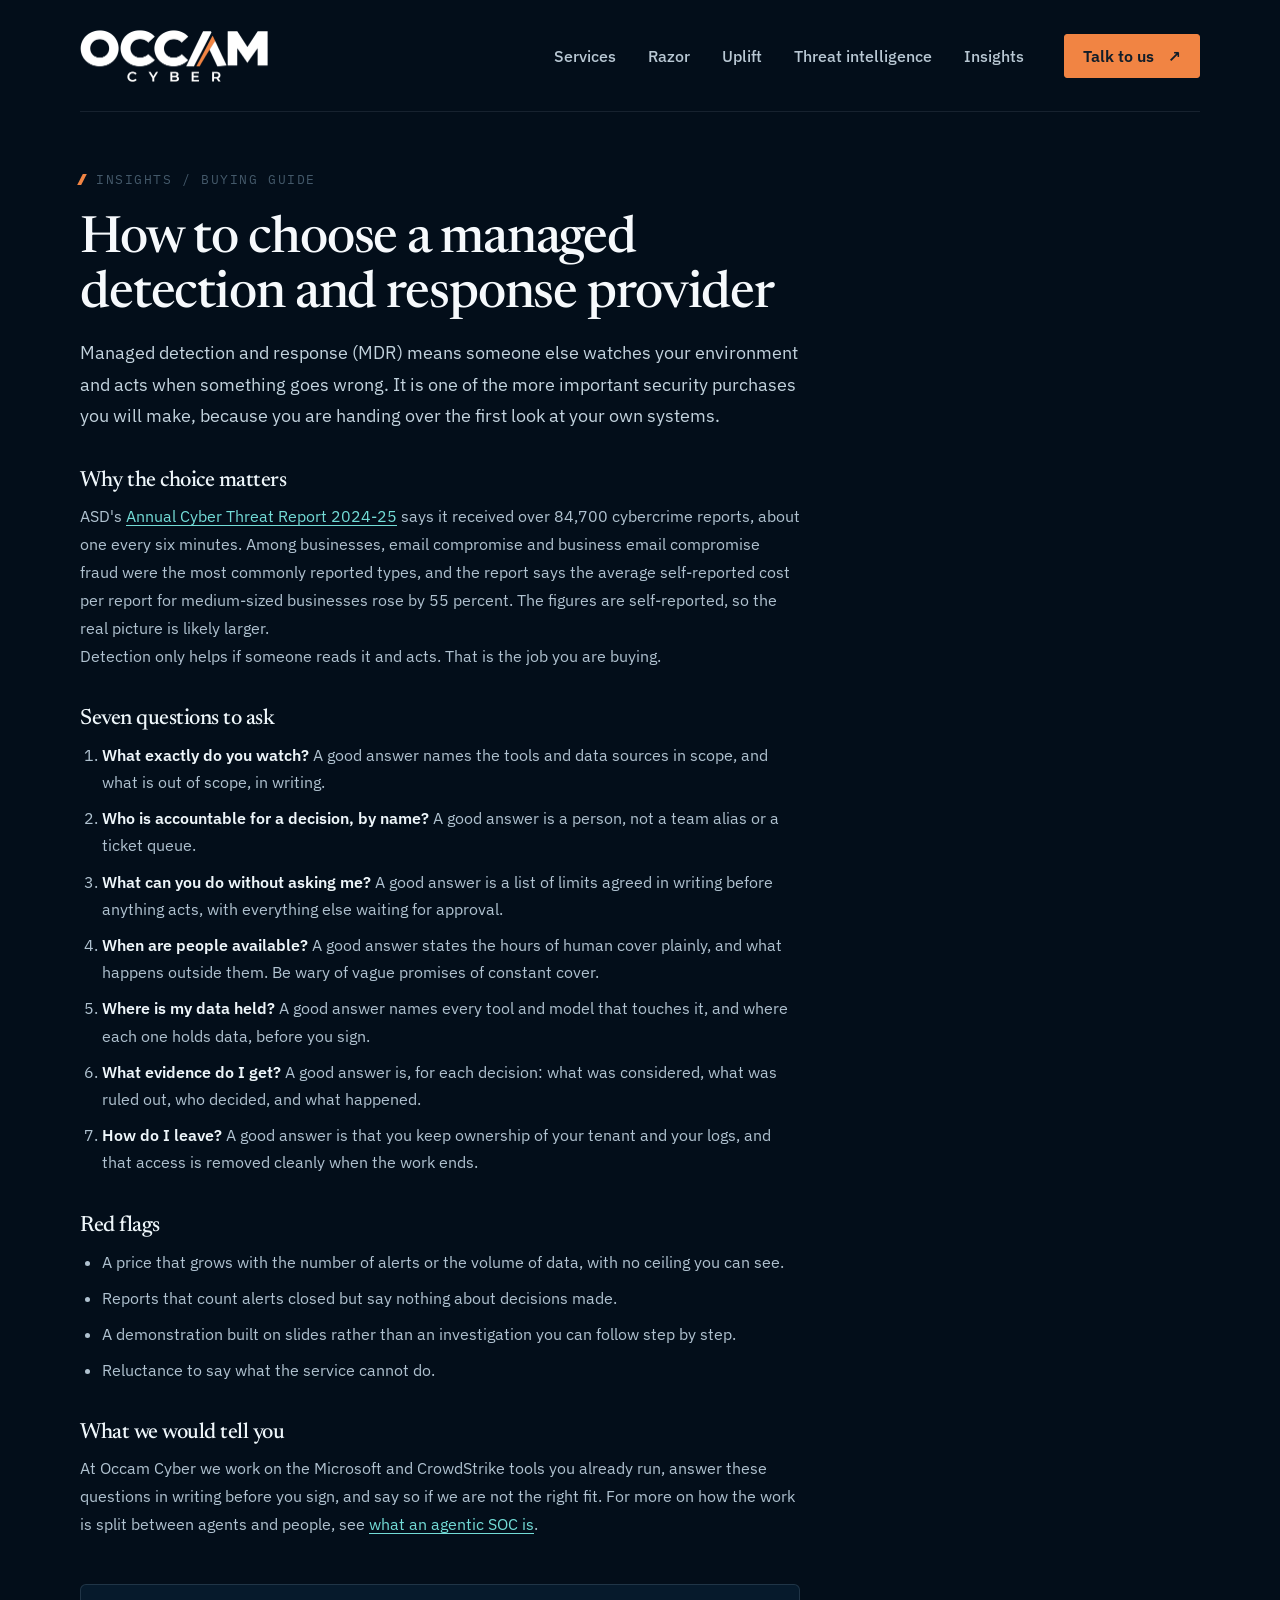
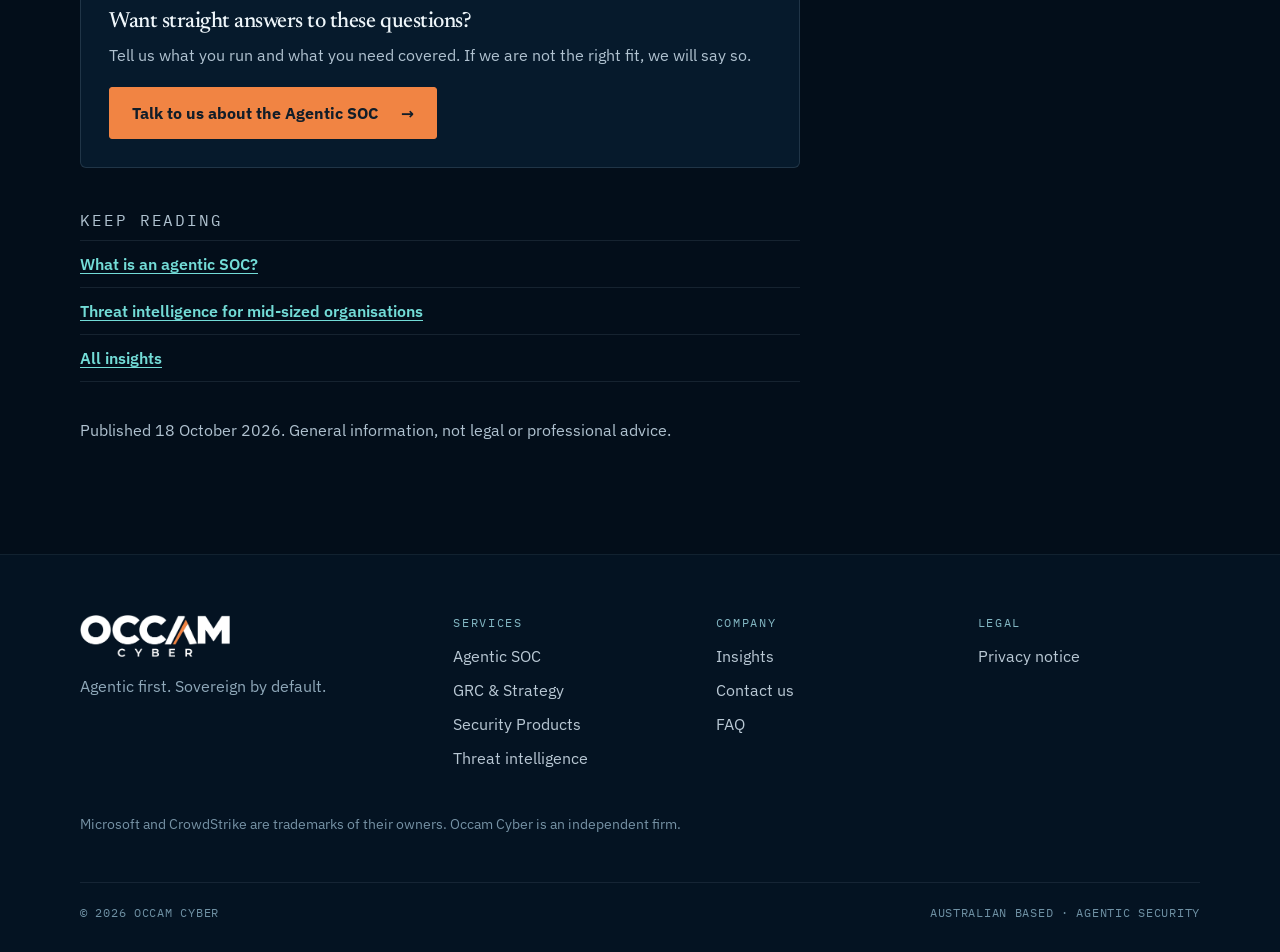
<file: insights/managed-detection-and-response-australia/index.html>
<!doctype html>
<html lang="en-AU">
  <head>
    <meta charset="utf-8" />
    <meta name="viewport" content="width=device-width, initial-scale=1" />
    <title>How to choose an MDR provider in Australia | Occam Cyber</title>
    <meta name="description" content="Seven questions to ask any managed detection and response provider, from who is accountable to where your data is held, and why the answers matter." />
    <meta name="robots" content="index,follow,max-image-preview:large" />
    <link rel="canonical" href="https://occamcyber.com.au/insights/managed-detection-and-response-australia/" />
    <link rel="alternate" hreflang="en-au" href="https://occamcyber.com.au/insights/managed-detection-and-response-australia/" />
    <meta name="theme-color" content="#030e1a" />
    <meta property="og:type" content="article" />
    <meta property="og:site_name" content="Occam Cyber" />
    <meta property="og:locale" content="en_AU" />
    <meta property="og:title" content="How to choose an MDR provider in Australia | Occam Cyber" />
    <meta property="og:description" content="Seven questions to ask any managed detection and response provider, from who is accountable to where your data is held, and why the answers matter." />
    <meta property="og:url" content="https://occamcyber.com.au/insights/managed-detection-and-response-australia/" />
    <meta property="og:image" content="https://occamcyber.com.au/assets/og-image.jpg" />
    <meta property="og:image:width" content="1200" />
    <meta property="og:image:height" content="630" />
    <meta property="og:image:alt" content="Occam Cyber. We close incidents, then close the gaps behind them. Agentic SOC on Microsoft and CrowdStrike." />
    <meta name="twitter:card" content="summary_large_image" />
    <meta name="twitter:title" content="How to choose an MDR provider in Australia | Occam Cyber" />
    <meta name="twitter:description" content="Seven questions to ask any managed detection and response provider, from who is accountable to where your data is held, and why the answers matter." />
    <meta name="twitter:image" content="https://occamcyber.com.au/assets/og-image.jpg" />
    <link rel="icon" type="image/svg+xml" href="../../favicon.svg" />
    <link rel="icon" type="image/png" sizes="192x192" href="../../icon-192.png" />
    <link rel="icon" href="../../favicon.ico" sizes="48x48" />
    <link rel="apple-touch-icon" href="../../apple-touch-icon.png" />
    <link rel="preload" as="font" type="font/woff2" href="../../assets/fonts/plex-sans-var-latin.woff2" crossorigin />
    <link rel="preload" as="font" type="font/woff2" href="../../assets/fonts/newsreader-var-latin.woff2" crossorigin />
    <link rel="stylesheet" href="../../styles.css" />
    <script>document.documentElement.classList.add('has-js');</script>
    <script type="application/ld+json">{"@context":"https://schema.org","@graph":[{"@type":"Organization","@id":"https://occamcyber.com.au/#org","name":"Occam Cyber","url":"https://occamcyber.com.au/","logo":{"@type":"ImageObject","url":"https://occamcyber.com.au/icon-512.png","width":512,"height":512}},{"@type":"Article","@id":"https://occamcyber.com.au/insights/managed-detection-and-response-australia/#article","headline":"How to choose a managed detection and response provider","description":"Seven questions to ask any managed detection and response provider, from who is accountable to where your data is held, and why the answers matter.","inLanguage":"en-AU","datePublished":"2026-10-18","dateModified":"2026-10-18","mainEntityOfPage":"https://occamcyber.com.au/insights/managed-detection-and-response-australia/","author":{"@id":"https://occamcyber.com.au/#org"},"publisher":{"@id":"https://occamcyber.com.au/#org"},"image":"https://occamcyber.com.au/assets/og-image.jpg"},{"@type":"BreadcrumbList","itemListElement":[{"@type":"ListItem","position":1,"name":"Home","item":"https://occamcyber.com.au/"},{"@type":"ListItem","position":2,"name":"Insights","item":"https://occamcyber.com.au/insights/"},{"@type":"ListItem","position":3,"name":"How to choose a managed detection and response provider","item":"https://occamcyber.com.au/insights/managed-detection-and-response-australia/"}]}]}</script>
  </head>
  <body data-leadgen="v1">
    <a class="skip-link" href="#main-content">Skip to content</a>
    <header class="site-header">
      <a class="brand" href="../../" aria-label="Occam Cyber home"><img class="brand-logo" src="../../assets/logo-white.png" alt="" width="188" height="52" /></a>
      <nav aria-label="Primary navigation">
        <a href="../../#services">Services</a>
        <a href="../../#soc">Razor</a>
        <a href="../../#uplift">Uplift</a>
        <a class="nav-extra" href="../../#intelligence">Threat intelligence</a>
        <a class="nav-extra" href="../../insights/">Insights</a>
      </nav>
      <a class="header-cta" href="../../#contact" data-lead-cta="header-talk">Talk to us <span aria-hidden="true">↗</span></a>
    </header>
    <main id="top">
      <section class="doc-page section-shell">
        <div class="doc-inner" id="main-content">
          <div class="section-kicker">INSIGHTS / BUYING GUIDE</div>
          <h1>How to choose a managed detection and response provider</h1>
          <p class="doc-lede">Managed detection and response (MDR) means someone else watches your environment and acts when something goes wrong. It is one of the more important security purchases you will make, because you are handing over the first look at your own systems.</p>
          <h2>Why the choice matters</h2>
          <p>ASD's <a href="https://www.cyber.gov.au/sites/default/files/2025-10/Annual%20Cyber%20Threat%20Report%202024-25%20factsheet%20for%20businesses%20and%20organisations.pdf" rel="noopener">Annual Cyber Threat Report 2024-25</a> says it received over 84,700 cybercrime reports, about one every six minutes. Among businesses, email compromise and business email compromise fraud were the most commonly reported types, and the report says the average self-reported cost per report for medium-sized businesses rose by 55 percent. The figures are self-reported, so the real picture is likely larger.</p>
          <p>Detection only helps if someone reads it and acts. That is the job you are buying.</p>
          <h2>Seven questions to ask</h2>
          <ol><li><b>What exactly do you watch?</b> A good answer names the tools and data sources in scope, and what is out of scope, in writing.</li><li><b>Who is accountable for a decision, by name?</b> A good answer is a person, not a team alias or a ticket queue.</li><li><b>What can you do without asking me?</b> A good answer is a list of limits agreed in writing before anything acts, with everything else waiting for approval.</li><li><b>When are people available?</b> A good answer states the hours of human cover plainly, and what happens outside them. Be wary of vague promises of constant cover.</li><li><b>Where is my data held?</b> A good answer names every tool and model that touches it, and where each one holds data, before you sign.</li><li><b>What evidence do I get?</b> A good answer is, for each decision: what was considered, what was ruled out, who decided, and what happened.</li><li><b>How do I leave?</b> A good answer is that you keep ownership of your tenant and your logs, and that access is removed cleanly when the work ends.</li></ol>
          <h2>Red flags</h2>
          <ul><li>A price that grows with the number of alerts or the volume of data, with no ceiling you can see.</li><li>Reports that count alerts closed but say nothing about decisions made.</li><li>A demonstration built on slides rather than an investigation you can follow step by step.</li><li>Reluctance to say what the service cannot do.</li></ul>
          <h2>What we would tell you</h2>
          <p>At Occam Cyber we work on the Microsoft and CrowdStrike tools you already run, answer these questions in writing before you sign, and say so if we are not the right fit. For more on how the work is split between agents and people, see <a href="../agentic-soc-explained/">what an agentic SOC is</a>.</p>
          <div class="doc-cta">
            <h2>Want straight answers to these questions?</h2>
            <p>Tell us what you run and what you need covered. If we are not the right fit, we will say so.</p>
            <a class="button button-primary" href="../../?intent=talk&amp;interest=soc#contact" data-lead-cta="insight-managed-detection-and-response-australia">Talk to us about the Agentic SOC <span aria-hidden="true">→</span></a>
          </div>
          <div class="doc-related"><p class="doc-meta">KEEP READING</p><a href="../agentic-soc-explained/">What is an agentic SOC?</a><a href="../threat-intelligence-for-mid-sized-organisations/">Threat intelligence for mid-sized organisations</a><a href="../">All insights</a></div>
          <p class="doc-source">Published 18 October 2026. General information, not legal or professional advice.</p>
        </div>
      </section>
    </main>
    <footer class="site-footer">
      <div class="footer-grid">
        <div class="footer-brand"><img src="../../assets/logo-white.png" alt="Occam Cyber" width="150" height="42" loading="lazy" /><p>Agentic first. Sovereign by default.</p></div>
        <div class="footer-col"><b>SERVICES</b><a href="../../#services">Agentic SOC</a><a href="../../#services">GRC &amp; Strategy</a><a href="../../#services">Security Products</a><a href="../../#intelligence">Threat intelligence</a></div>
        <div class="footer-col"><b>COMPANY</b><a href="../../insights/">Insights</a><a href="../../#contact">Contact us</a><a href="../../#faq">FAQ</a></div>
        <div class="footer-col"><b>LEGAL</b><a href="../../privacy/">Privacy notice</a></div>
      </div>
      <p class="footer-legal">Microsoft and CrowdStrike are trademarks of their owners. Occam Cyber is an independent firm.</p>
      <div class="footer-base"><span>© 2026 OCCAM CYBER</span><span>AUSTRALIAN BASED · AGENTIC SECURITY</span></div>
    </footer>
    <script src="../../lead.js" defer></script>
  </body>
</html>
</file>
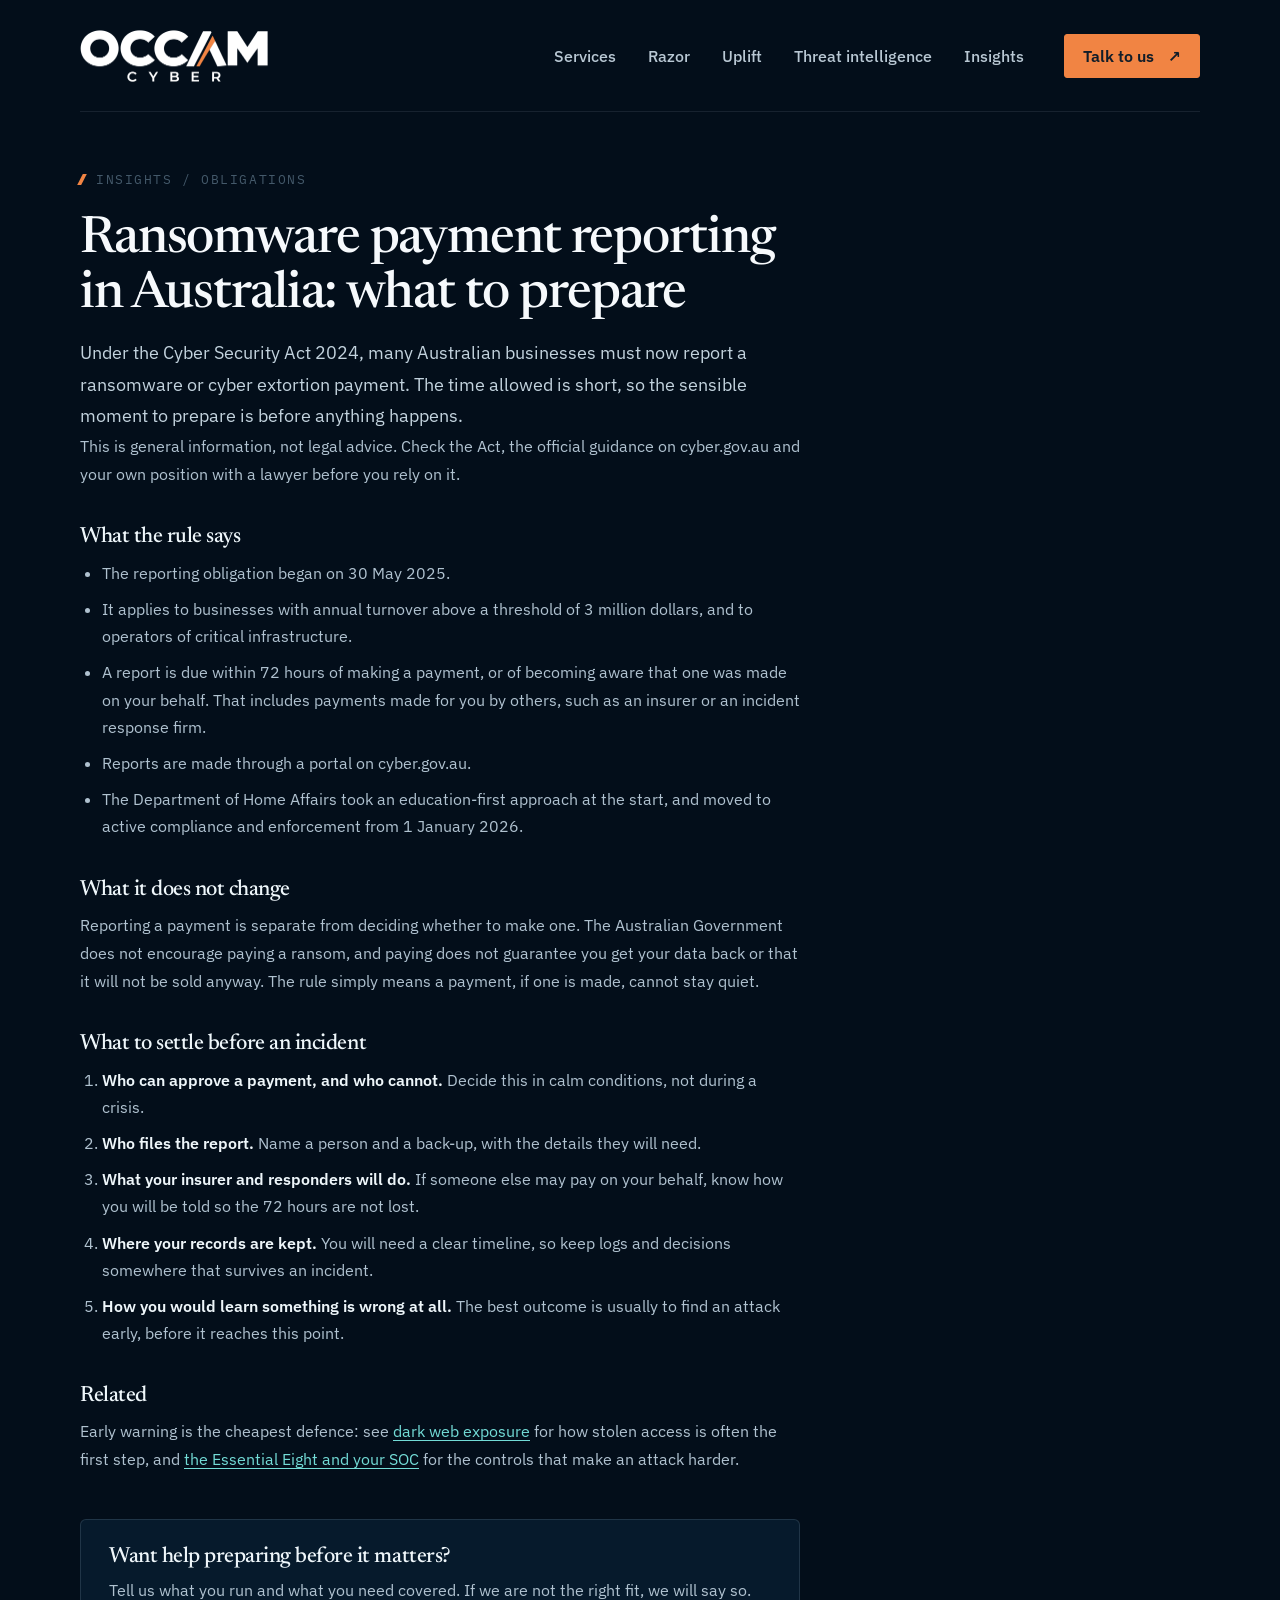
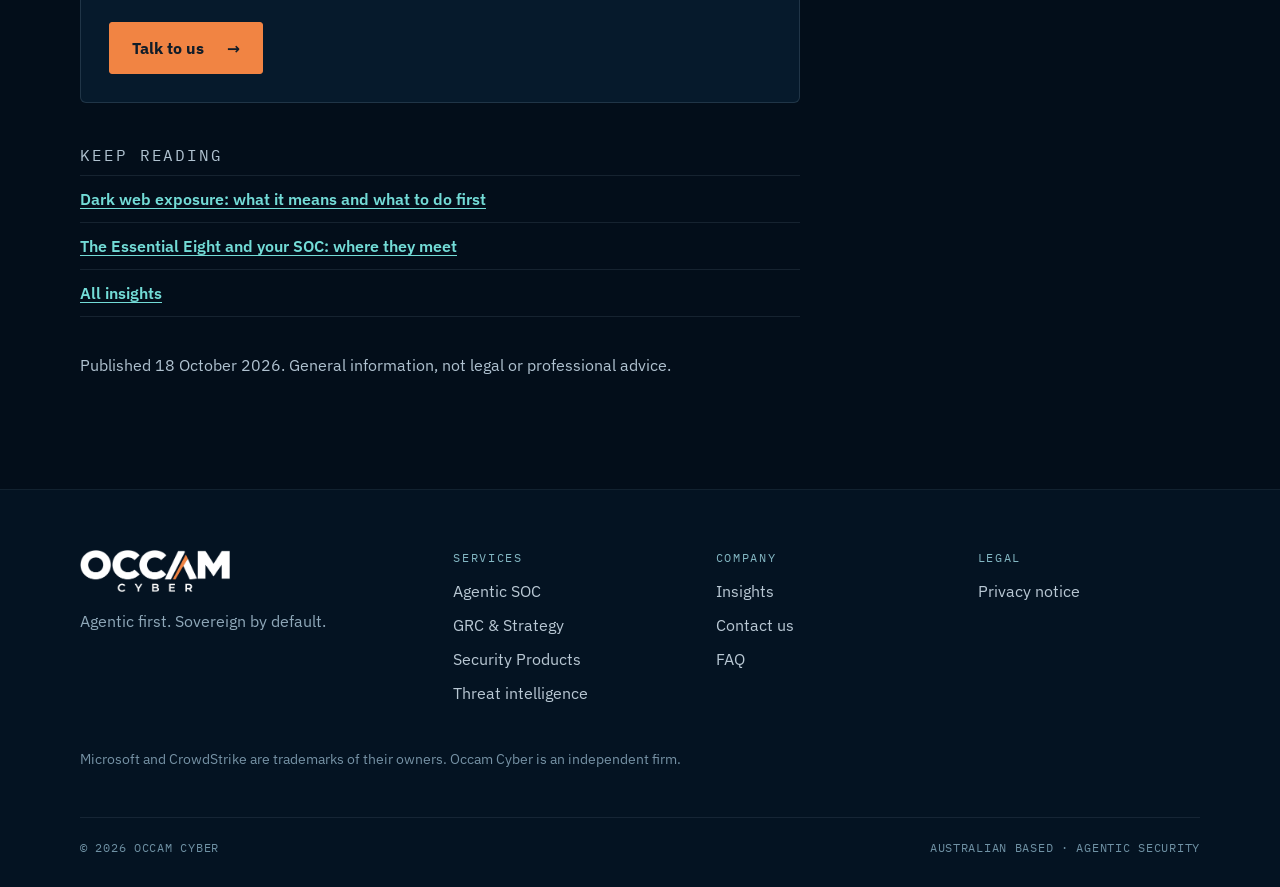
<file: insights/ransomware-payment-reporting-australia/index.html>
<!doctype html>
<html lang="en-AU">
  <head>
    <meta charset="utf-8" />
    <meta name="viewport" content="width=device-width, initial-scale=1" />
    <title>Ransomware payment reporting in Australia | Occam Cyber</title>
    <meta name="description" content="Since 30 May 2025 many Australian businesses must report a ransomware payment within 72 hours. What the rule covers and what to prepare in advance." />
    <meta name="robots" content="index,follow,max-image-preview:large" />
    <link rel="canonical" href="https://occamcyber.com.au/insights/ransomware-payment-reporting-australia/" />
    <link rel="alternate" hreflang="en-au" href="https://occamcyber.com.au/insights/ransomware-payment-reporting-australia/" />
    <meta name="theme-color" content="#030e1a" />
    <meta property="og:type" content="article" />
    <meta property="og:site_name" content="Occam Cyber" />
    <meta property="og:locale" content="en_AU" />
    <meta property="og:title" content="Ransomware payment reporting in Australia | Occam Cyber" />
    <meta property="og:description" content="Since 30 May 2025 many Australian businesses must report a ransomware payment within 72 hours. What the rule covers and what to prepare in advance." />
    <meta property="og:url" content="https://occamcyber.com.au/insights/ransomware-payment-reporting-australia/" />
    <meta property="og:image" content="https://occamcyber.com.au/assets/og-image.jpg" />
    <meta property="og:image:width" content="1200" />
    <meta property="og:image:height" content="630" />
    <meta property="og:image:alt" content="Occam Cyber. We close incidents, then close the gaps behind them. Agentic SOC on Microsoft and CrowdStrike." />
    <meta name="twitter:card" content="summary_large_image" />
    <meta name="twitter:title" content="Ransomware payment reporting in Australia | Occam Cyber" />
    <meta name="twitter:description" content="Since 30 May 2025 many Australian businesses must report a ransomware payment within 72 hours. What the rule covers and what to prepare in advance." />
    <meta name="twitter:image" content="https://occamcyber.com.au/assets/og-image.jpg" />
    <link rel="icon" type="image/svg+xml" href="../../favicon.svg" />
    <link rel="icon" type="image/png" sizes="192x192" href="../../icon-192.png" />
    <link rel="icon" href="../../favicon.ico" sizes="48x48" />
    <link rel="apple-touch-icon" href="../../apple-touch-icon.png" />
    <link rel="preload" as="font" type="font/woff2" href="../../assets/fonts/plex-sans-var-latin.woff2" crossorigin />
    <link rel="preload" as="font" type="font/woff2" href="../../assets/fonts/newsreader-var-latin.woff2" crossorigin />
    <link rel="stylesheet" href="../../styles.css" />
    <script>document.documentElement.classList.add('has-js');</script>
    <script type="application/ld+json">{"@context":"https://schema.org","@graph":[{"@type":"Organization","@id":"https://occamcyber.com.au/#org","name":"Occam Cyber","url":"https://occamcyber.com.au/","logo":{"@type":"ImageObject","url":"https://occamcyber.com.au/icon-512.png","width":512,"height":512}},{"@type":"Article","@id":"https://occamcyber.com.au/insights/ransomware-payment-reporting-australia/#article","headline":"Ransomware payment reporting in Australia: what to prepare","description":"Since 30 May 2025 many Australian businesses must report a ransomware payment within 72 hours. What the rule covers and what to prepare in advance.","inLanguage":"en-AU","datePublished":"2026-10-18","dateModified":"2026-10-18","mainEntityOfPage":"https://occamcyber.com.au/insights/ransomware-payment-reporting-australia/","author":{"@id":"https://occamcyber.com.au/#org"},"publisher":{"@id":"https://occamcyber.com.au/#org"},"image":"https://occamcyber.com.au/assets/og-image.jpg"},{"@type":"BreadcrumbList","itemListElement":[{"@type":"ListItem","position":1,"name":"Home","item":"https://occamcyber.com.au/"},{"@type":"ListItem","position":2,"name":"Insights","item":"https://occamcyber.com.au/insights/"},{"@type":"ListItem","position":3,"name":"Ransomware payment reporting in Australia: what to prepare","item":"https://occamcyber.com.au/insights/ransomware-payment-reporting-australia/"}]}]}</script>
  </head>
  <body data-leadgen="v1">
    <a class="skip-link" href="#main-content">Skip to content</a>
    <header class="site-header">
      <a class="brand" href="../../" aria-label="Occam Cyber home"><img class="brand-logo" src="../../assets/logo-white.png" alt="" width="188" height="52" /></a>
      <nav aria-label="Primary navigation">
        <a href="../../#services">Services</a>
        <a href="../../#soc">Razor</a>
        <a href="../../#uplift">Uplift</a>
        <a class="nav-extra" href="../../#intelligence">Threat intelligence</a>
        <a class="nav-extra" href="../../insights/">Insights</a>
      </nav>
      <a class="header-cta" href="../../#contact" data-lead-cta="header-talk">Talk to us <span aria-hidden="true">↗</span></a>
    </header>
    <main id="top">
      <section class="doc-page section-shell">
        <div class="doc-inner" id="main-content">
          <div class="section-kicker">INSIGHTS / OBLIGATIONS</div>
          <h1>Ransomware payment reporting in Australia: what to prepare</h1>
          <p class="doc-lede">Under the Cyber Security Act 2024, many Australian businesses must now report a ransomware or cyber extortion payment. The time allowed is short, so the sensible moment to prepare is before anything happens.</p>
          <p>This is general information, not legal advice. Check the Act, the official guidance on cyber.gov.au and your own position with a lawyer before you rely on it.</p>
          <h2>What the rule says</h2>
          <ul><li>The reporting obligation began on 30 May 2025.</li><li>It applies to businesses with annual turnover above a threshold of 3 million dollars, and to operators of critical infrastructure.</li><li>A report is due within 72 hours of making a payment, or of becoming aware that one was made on your behalf. That includes payments made for you by others, such as an insurer or an incident response firm.</li><li>Reports are made through a portal on cyber.gov.au.</li><li>The Department of Home Affairs took an education-first approach at the start, and moved to active compliance and enforcement from 1 January 2026.</li></ul>
          <h2>What it does not change</h2>
          <p>Reporting a payment is separate from deciding whether to make one. The Australian Government does not encourage paying a ransom, and paying does not guarantee you get your data back or that it will not be sold anyway. The rule simply means a payment, if one is made, cannot stay quiet.</p>
          <h2>What to settle before an incident</h2>
          <ol><li><b>Who can approve a payment, and who cannot.</b> Decide this in calm conditions, not during a crisis.</li><li><b>Who files the report.</b> Name a person and a back-up, with the details they will need.</li><li><b>What your insurer and responders will do.</b> If someone else may pay on your behalf, know how you will be told so the 72 hours are not lost.</li><li><b>Where your records are kept.</b> You will need a clear timeline, so keep logs and decisions somewhere that survives an incident.</li><li><b>How you would learn something is wrong at all.</b> The best outcome is usually to find an attack early, before it reaches this point.</li></ol>
          <h2>Related</h2>
          <p>Early warning is the cheapest defence: see <a href="../dark-web-exposure/">dark web exposure</a> for how stolen access is often the first step, and <a href="../essential-eight-and-your-soc/">the Essential Eight and your SOC</a> for the controls that make an attack harder.</p>
          <div class="doc-cta">
            <h2>Want help preparing before it matters?</h2>
            <p>Tell us what you run and what you need covered. If we are not the right fit, we will say so.</p>
            <a class="button button-primary" href="../../?intent=talk&amp;interest=grc#contact" data-lead-cta="insight-ransomware-payment-reporting-australia">Talk to us <span aria-hidden="true">→</span></a>
          </div>
          <div class="doc-related"><p class="doc-meta">KEEP READING</p><a href="../dark-web-exposure/">Dark web exposure: what it means and what to do first</a><a href="../essential-eight-and-your-soc/">The Essential Eight and your SOC: where they meet</a><a href="../">All insights</a></div>
          <p class="doc-source">Published 18 October 2026. General information, not legal or professional advice.</p>
        </div>
      </section>
    </main>
    <footer class="site-footer">
      <div class="footer-grid">
        <div class="footer-brand"><img src="../../assets/logo-white.png" alt="Occam Cyber" width="150" height="42" loading="lazy" /><p>Agentic first. Sovereign by default.</p></div>
        <div class="footer-col"><b>SERVICES</b><a href="../../#services">Agentic SOC</a><a href="../../#services">GRC &amp; Strategy</a><a href="../../#services">Security Products</a><a href="../../#intelligence">Threat intelligence</a></div>
        <div class="footer-col"><b>COMPANY</b><a href="../../insights/">Insights</a><a href="../../#contact">Contact us</a><a href="../../#faq">FAQ</a></div>
        <div class="footer-col"><b>LEGAL</b><a href="../../privacy/">Privacy notice</a></div>
      </div>
      <p class="footer-legal">Microsoft and CrowdStrike are trademarks of their owners. Occam Cyber is an independent firm.</p>
      <div class="footer-base"><span>© 2026 OCCAM CYBER</span><span>AUSTRALIAN BASED · AGENTIC SECURITY</span></div>
    </footer>
    <script src="../../lead.js" defer></script>
  </body>
</html>
</file>
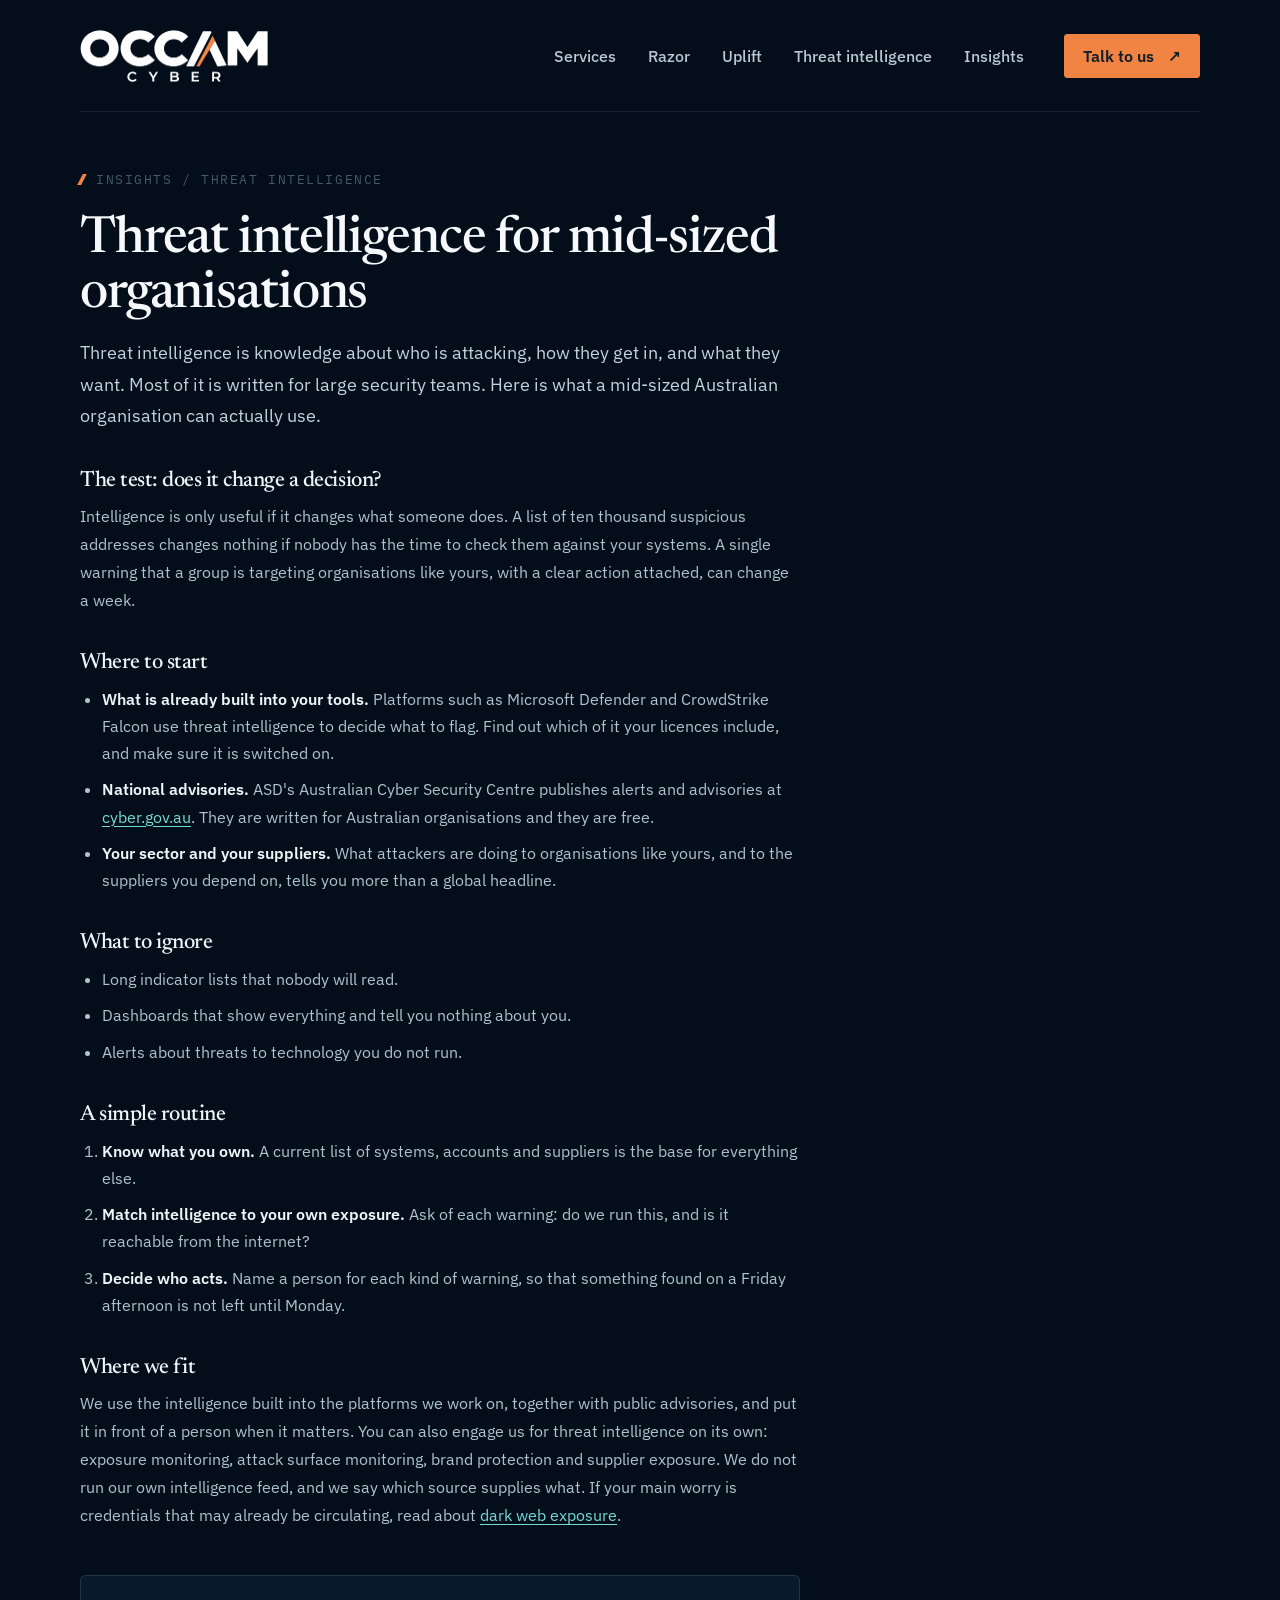
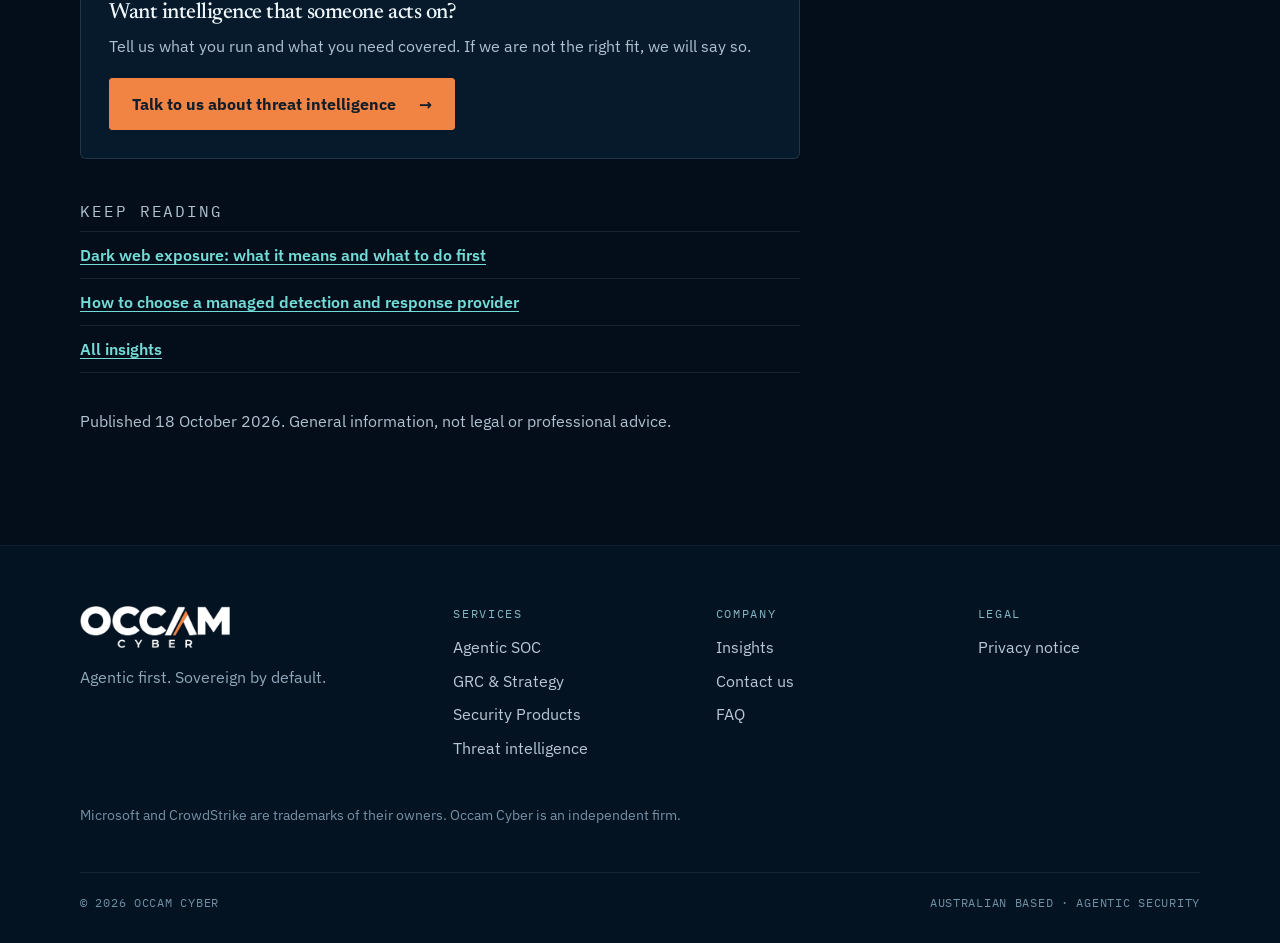
<file: insights/threat-intelligence-for-mid-sized-organisations/index.html>
<!doctype html>
<html lang="en-AU">
  <head>
    <meta charset="utf-8" />
    <meta name="viewport" content="width=device-width, initial-scale=1" />
    <title>Threat intelligence for mid-sized organisations | Occam Cyber</title>
    <meta name="description" content="Most threat intelligence is written for large teams. What a mid-sized Australian organisation can actually use, what to ignore, and how to start." />
    <meta name="robots" content="index,follow,max-image-preview:large" />
    <link rel="canonical" href="https://occamcyber.com.au/insights/threat-intelligence-for-mid-sized-organisations/" />
    <link rel="alternate" hreflang="en-au" href="https://occamcyber.com.au/insights/threat-intelligence-for-mid-sized-organisations/" />
    <meta name="theme-color" content="#030e1a" />
    <meta property="og:type" content="article" />
    <meta property="og:site_name" content="Occam Cyber" />
    <meta property="og:locale" content="en_AU" />
    <meta property="og:title" content="Threat intelligence for mid-sized organisations | Occam Cyber" />
    <meta property="og:description" content="Most threat intelligence is written for large teams. What a mid-sized Australian organisation can actually use, what to ignore, and how to start." />
    <meta property="og:url" content="https://occamcyber.com.au/insights/threat-intelligence-for-mid-sized-organisations/" />
    <meta property="og:image" content="https://occamcyber.com.au/assets/og-image.jpg" />
    <meta property="og:image:width" content="1200" />
    <meta property="og:image:height" content="630" />
    <meta property="og:image:alt" content="Occam Cyber. We close incidents, then close the gaps behind them. Agentic SOC on Microsoft and CrowdStrike." />
    <meta name="twitter:card" content="summary_large_image" />
    <meta name="twitter:title" content="Threat intelligence for mid-sized organisations | Occam Cyber" />
    <meta name="twitter:description" content="Most threat intelligence is written for large teams. What a mid-sized Australian organisation can actually use, what to ignore, and how to start." />
    <meta name="twitter:image" content="https://occamcyber.com.au/assets/og-image.jpg" />
    <link rel="icon" type="image/svg+xml" href="../../favicon.svg" />
    <link rel="icon" type="image/png" sizes="192x192" href="../../icon-192.png" />
    <link rel="icon" href="../../favicon.ico" sizes="48x48" />
    <link rel="apple-touch-icon" href="../../apple-touch-icon.png" />
    <link rel="preload" as="font" type="font/woff2" href="../../assets/fonts/plex-sans-var-latin.woff2" crossorigin />
    <link rel="preload" as="font" type="font/woff2" href="../../assets/fonts/newsreader-var-latin.woff2" crossorigin />
    <link rel="stylesheet" href="../../styles.css" />
    <script>document.documentElement.classList.add('has-js');</script>
    <script type="application/ld+json">{"@context":"https://schema.org","@graph":[{"@type":"Organization","@id":"https://occamcyber.com.au/#org","name":"Occam Cyber","url":"https://occamcyber.com.au/","logo":{"@type":"ImageObject","url":"https://occamcyber.com.au/icon-512.png","width":512,"height":512}},{"@type":"Article","@id":"https://occamcyber.com.au/insights/threat-intelligence-for-mid-sized-organisations/#article","headline":"Threat intelligence for mid-sized organisations","description":"Most threat intelligence is written for large teams. What a mid-sized Australian organisation can actually use, what to ignore, and how to start.","inLanguage":"en-AU","datePublished":"2026-10-18","dateModified":"2026-10-18","mainEntityOfPage":"https://occamcyber.com.au/insights/threat-intelligence-for-mid-sized-organisations/","author":{"@id":"https://occamcyber.com.au/#org"},"publisher":{"@id":"https://occamcyber.com.au/#org"},"image":"https://occamcyber.com.au/assets/og-image.jpg"},{"@type":"BreadcrumbList","itemListElement":[{"@type":"ListItem","position":1,"name":"Home","item":"https://occamcyber.com.au/"},{"@type":"ListItem","position":2,"name":"Insights","item":"https://occamcyber.com.au/insights/"},{"@type":"ListItem","position":3,"name":"Threat intelligence for mid-sized organisations","item":"https://occamcyber.com.au/insights/threat-intelligence-for-mid-sized-organisations/"}]}]}</script>
  </head>
  <body data-leadgen="v1">
    <a class="skip-link" href="#main-content">Skip to content</a>
    <header class="site-header">
      <a class="brand" href="../../" aria-label="Occam Cyber home"><img class="brand-logo" src="../../assets/logo-white.png" alt="" width="188" height="52" /></a>
      <nav aria-label="Primary navigation">
        <a href="../../#services">Services</a>
        <a href="../../#soc">Razor</a>
        <a href="../../#uplift">Uplift</a>
        <a class="nav-extra" href="../../#intelligence">Threat intelligence</a>
        <a class="nav-extra" href="../../insights/">Insights</a>
      </nav>
      <a class="header-cta" href="../../#contact" data-lead-cta="header-talk">Talk to us <span aria-hidden="true">↗</span></a>
    </header>
    <main id="top">
      <section class="doc-page section-shell">
        <div class="doc-inner" id="main-content">
          <div class="section-kicker">INSIGHTS / THREAT INTELLIGENCE</div>
          <h1>Threat intelligence for mid-sized organisations</h1>
          <p class="doc-lede">Threat intelligence is knowledge about who is attacking, how they get in, and what they want. Most of it is written for large security teams. Here is what a mid-sized Australian organisation can actually use.</p>
          <h2>The test: does it change a decision?</h2>
          <p>Intelligence is only useful if it changes what someone does. A list of ten thousand suspicious addresses changes nothing if nobody has the time to check them against your systems. A single warning that a group is targeting organisations like yours, with a clear action attached, can change a week.</p>
          <h2>Where to start</h2>
          <ul><li><b>What is already built into your tools.</b> Platforms such as Microsoft Defender and CrowdStrike Falcon use threat intelligence to decide what to flag. Find out which of it your licences include, and make sure it is switched on.</li><li><b>National advisories.</b> ASD's Australian Cyber Security Centre publishes alerts and advisories at <a href="https://www.cyber.gov.au/" rel="noopener">cyber.gov.au</a>. They are written for Australian organisations and they are free.</li><li><b>Your sector and your suppliers.</b> What attackers are doing to organisations like yours, and to the suppliers you depend on, tells you more than a global headline.</li></ul>
          <h2>What to ignore</h2>
          <ul><li>Long indicator lists that nobody will read.</li><li>Dashboards that show everything and tell you nothing about you.</li><li>Alerts about threats to technology you do not run.</li></ul>
          <h2>A simple routine</h2>
          <ol><li><b>Know what you own.</b> A current list of systems, accounts and suppliers is the base for everything else.</li><li><b>Match intelligence to your own exposure.</b> Ask of each warning: do we run this, and is it reachable from the internet?</li><li><b>Decide who acts.</b> Name a person for each kind of warning, so that something found on a Friday afternoon is not left until Monday.</li></ol>
          <h2>Where we fit</h2>
          <p>We use the intelligence built into the platforms we work on, together with public advisories, and put it in front of a person when it matters. You can also engage us for threat intelligence on its own: exposure monitoring, attack surface monitoring, brand protection and supplier exposure. We do not run our own intelligence feed, and we say which source supplies what. If your main worry is credentials that may already be circulating, read about <a href="../dark-web-exposure/">dark web exposure</a>.</p>
          <div class="doc-cta">
            <h2>Want intelligence that someone acts on?</h2>
            <p>Tell us what you run and what you need covered. If we are not the right fit, we will say so.</p>
            <a class="button button-primary" href="../../?intent=talk&amp;interest=intel#contact" data-lead-cta="insight-threat-intelligence-for-mid-sized-organisations">Talk to us about threat intelligence <span aria-hidden="true">→</span></a>
          </div>
          <div class="doc-related"><p class="doc-meta">KEEP READING</p><a href="../dark-web-exposure/">Dark web exposure: what it means and what to do first</a><a href="../managed-detection-and-response-australia/">How to choose a managed detection and response provider</a><a href="../">All insights</a></div>
          <p class="doc-source">Published 18 October 2026. General information, not legal or professional advice.</p>
        </div>
      </section>
    </main>
    <footer class="site-footer">
      <div class="footer-grid">
        <div class="footer-brand"><img src="../../assets/logo-white.png" alt="Occam Cyber" width="150" height="42" loading="lazy" /><p>Agentic first. Sovereign by default.</p></div>
        <div class="footer-col"><b>SERVICES</b><a href="../../#services">Agentic SOC</a><a href="../../#services">GRC &amp; Strategy</a><a href="../../#services">Security Products</a><a href="../../#intelligence">Threat intelligence</a></div>
        <div class="footer-col"><b>COMPANY</b><a href="../../insights/">Insights</a><a href="../../#contact">Contact us</a><a href="../../#faq">FAQ</a></div>
        <div class="footer-col"><b>LEGAL</b><a href="../../privacy/">Privacy notice</a></div>
      </div>
      <p class="footer-legal">Microsoft and CrowdStrike are trademarks of their owners. Occam Cyber is an independent firm.</p>
      <div class="footer-base"><span>© 2026 OCCAM CYBER</span><span>AUSTRALIAN BASED · AGENTIC SECURITY</span></div>
    </footer>
    <script src="../../lead.js" defer></script>
  </body>
</html>
</file>
<file: styles.css>
/* Fonts are self-hosted in assets/fonts so no visitor data goes to a third party, which is
   what the privacy page promises. IBM Plex Sans, IBM Plex Mono and Newsreader are OFL licensed.
   To refresh them, fetch the Google Fonts css2 sheet for these families and download the
   latin and latin-ext woff2 files. Plex Sans and Newsreader are variable files. */
@font-face{font-family:'IBM Plex Sans';font-style:normal;font-weight:400 700;font-display:swap;src:url(assets/fonts/plex-sans-var-latin-ext.woff2) format('woff2');unicode-range:U+0100-02BA, U+02BD-02C5, U+02C7-02CC, U+02CE-02D7, U+02DD-02FF, U+0304, U+0308, U+0329, U+1D00-1DBF, U+1E00-1E9F, U+1EF2-1EFF, U+2020, U+20A0-20AB, U+20AD-20C4, U+2113, U+2C60-2C7F, U+A720-A7FF}
@font-face{font-family:'IBM Plex Sans';font-style:normal;font-weight:400 700;font-display:swap;src:url(assets/fonts/plex-sans-var-latin.woff2) format('woff2');unicode-range:U+0000-00FF, U+0131, U+0152-0153, U+02BB-02BC, U+02C6, U+02DA, U+02DC, U+0304, U+0308, U+0329, U+2000-206F, U+20AC, U+2122, U+2191, U+2193, U+2212, U+2215, U+FEFF, U+FFFD}
@font-face{font-family:'IBM Plex Mono';font-style:normal;font-weight:400;font-display:swap;src:url(assets/fonts/plex-mono-400-latin-ext.woff2) format('woff2');unicode-range:U+0100-02BA, U+02BD-02C5, U+02C7-02CC, U+02CE-02D7, U+02DD-02FF, U+0304, U+0308, U+0329, U+1D00-1DBF, U+1E00-1E9F, U+1EF2-1EFF, U+2020, U+20A0-20AB, U+20AD-20C4, U+2113, U+2C60-2C7F, U+A720-A7FF}
@font-face{font-family:'IBM Plex Mono';font-style:normal;font-weight:400;font-display:swap;src:url(assets/fonts/plex-mono-400-latin.woff2) format('woff2');unicode-range:U+0000-00FF, U+0131, U+0152-0153, U+02BB-02BC, U+02C6, U+02DA, U+02DC, U+0304, U+0308, U+0329, U+2000-206F, U+20AC, U+2122, U+2191, U+2193, U+2212, U+2215, U+FEFF, U+FFFD}
@font-face{font-family:'Newsreader';font-style:normal;font-weight:400 600;font-display:swap;src:url(assets/fonts/newsreader-var-latin-ext.woff2) format('woff2');unicode-range:U+0100-02BA, U+02BD-02C5, U+02C7-02CC, U+02CE-02D7, U+02DD-02FF, U+0304, U+0308, U+0329, U+1D00-1DBF, U+1E00-1E9F, U+1EF2-1EFF, U+2020, U+20A0-20AB, U+20AD-20C4, U+2113, U+2C60-2C7F, U+A720-A7FF}
@font-face{font-family:'Newsreader';font-style:normal;font-weight:400 600;font-display:swap;src:url(assets/fonts/newsreader-var-latin.woff2) format('woff2');unicode-range:U+0000-00FF, U+0131, U+0152-0153, U+02BB-02BC, U+02C6, U+02DA, U+02DC, U+0304, U+0308, U+0329, U+2000-206F, U+20AC, U+2122, U+2191, U+2193, U+2212, U+2215, U+FEFF, U+FFFD}

:root{--ink:#061a2c;--night:#030e1a;--paper:#f5f7f8;--white:#f6f9fc;--orange:#f18443;--cyan:#73dcd7;--muted:#a6b8c8;--gutter:clamp(24px,6.25vw,120px);--mono:'IBM Plex Mono',ui-monospace,SFMono-Regular,'Cascadia Mono',Consolas,monospace;--body:'IBM Plex Sans','Segoe UI',system-ui,Arial,sans-serif}
*{box-sizing:border-box}html{scroll-behavior:smooth;scroll-padding-top:30px}body{margin:0;color:var(--ink);background:var(--night);font-family:var(--body);-webkit-font-smoothing:antialiased}button,a{-webkit-tap-highlight-color:transparent}button{font:inherit}a{color:inherit;text-decoration:none}button,a{touch-action:manipulation}button:focus-visible,a:focus-visible,[tabindex]:focus-visible{outline:3px solid var(--orange);outline-offset:6px}p{line-height:1.75}h1,h2,h3,p{margin:0}button{cursor:pointer}::selection{background:#f1844370;color:inherit}.skip-link{position:absolute;left:20px;top:-70px;z-index:100;padding:16px;background:var(--white);color:var(--ink)}.skip-link:focus{top:16px}.sr-only{position:absolute;width:1px;height:1px;padding:0;margin:-1px;overflow:hidden;clip:rect(0 0 0 0);white-space:nowrap;border:0}.print-only{display:none}
.site-header{position:absolute;top:0;left:0;right:0;height:112px;padding:0 var(--gutter);z-index:10;display:flex;align-items:center;gap:40px;color:var(--white)}.site-header::after{content:'';position:absolute;bottom:0;left:var(--gutter);right:var(--gutter);height:1px;background:#b3c7d51c}.brand{width:188px;display:block;flex:none}.brand-logo{width:100%;height:auto;display:block;overflow:hidden}nav{display:flex;align-items:center;gap:32px;margin-left:auto}nav a{font-size:15.5px;font-weight:500;color:#b9c8d4;transition:color .2s}nav a:hover{color:white}.header-cta{display:inline-flex;gap:25px;align-items:center;min-height:44px;padding:0 18px;border:1px solid #abbccc50;border-radius:3px;font-size:15.5px;font-weight:600;transition:background .2s,border-color .2s}.header-cta:hover{border-color:var(--orange);background:#f1844315}.header-cta span{color:var(--orange)}
.hero{position:relative;min-height:840px;isolation:isolate;overflow:hidden;background:var(--night);color:var(--white);padding:212px var(--gutter) 177px}.hero::after{content:'';position:absolute;inset:0;z-index:-1;pointer-events:none;background:linear-gradient(90deg,#030e1a 3%,#030e1aeb 22%,#030e1a8c 42%,transparent 69%),linear-gradient(0deg,#030e1a 1%,transparent 24%)}.hero-copy{position:relative;z-index:2;width:min(58%,820px)}.eyebrow,.section-kicker,.live-label,.panel-label{font:400 13px/1.6 var(--mono);letter-spacing:.12em}.eyebrow{display:flex;align-items:center;gap:12px;color:#bdd1dd}.brand-slash{display:inline-block;width:10px;height:25px;background:var(--orange);transform:skewX(-27deg);flex-shrink:0}.eyebrow .brand-slash{height:16px;width:5px}.hero h1{font-size:clamp(55px,5.1vw,98px);line-height:1.05;font-weight:600;letter-spacing:-.057em;margin:28px 0}.hero h1>span{display:block}.hero h1 em{font-style:normal;color:var(--orange);font-weight:500}.hero h1>span:last-child{max-width:10.5em}.hero-copy>p{max-width:470px;color:#b0c2d0;font-size:18px;line-height:1.75}.hero-actions{display:flex;align-items:center;flex-wrap:wrap;gap:12px;margin-top:35px}.button{display:inline-flex;align-items:center;justify-content:center;gap:23px;min-height:52px;padding:0 22px;border-radius:3px;font-size:15.5px;font-weight:700;transition:background .2s,transform .2s,border-color .2s}.button-primary{background:var(--orange);color:#111d29;border:1px solid var(--orange)}.button-primary:hover{background:#ff9c63;border-color:#ff9c63;transform:translateY(-2px)}.button-quiet{border:1px solid #acbfce40;color:#dce6ed;background:#03101b33}.button-quiet:hover{border-color:#bdd5e0;color:white}.hero-metrics{position:absolute;bottom:0;left:var(--gutter);right:var(--gutter);z-index:2;display:grid;grid-template-columns:repeat(3,1fr);border-top:1px solid #b3c7d52e;border-bottom:1px solid #b3c7d52e;padding:28px 0 33px}.hero-metrics div{display:flex;align-items:center;gap:16px;font-size:15.5px;font-weight:500;color:#bacbd7}.hero-metrics div+div{padding-left:28px;border-left:1px solid #b3c7d526}.hero-metrics strong{font:13px var(--mono);color:var(--orange)}.hero-metrics em{font:400 12px var(--mono);font-style:normal;letter-spacing:.1em;color:#dceaf2}.hero-metrics em::after{content:'·';margin:0 5px 0 9px;color:#7791a3;letter-spacing:0}
.hero-visual{--hero-x:0deg;--hero-y:0deg;position:absolute;z-index:-2;inset:20px -3% 80px 24%;perspective:1200px}.globe-shell{position:absolute;inset:0;transform:rotateX(var(--hero-y)) rotateY(var(--hero-x));transition:transform .35s ease-out}.hero-visual img{width:100%;height:100%;object-fit:cover;object-position:49% center;opacity:.88;animation:globe-breathe 18s ease-in-out infinite alternate;will-change:transform}.hero-visual::after{content:'';position:absolute;inset:0;background:linear-gradient(0deg,var(--night) 0%,transparent 28%),linear-gradient(180deg,#030e1a77 0%,transparent 25%);pointer-events:none}.visual-tag{position:absolute;z-index:3;display:flex;gap:12px;align-items:center;padding:13px 18px;border:1px solid #accddd38;border-radius:4px;background:#041320bc;box-shadow:0 8px 30px #0002;backdrop-filter:blur(12px)}.visual-tag small{display:block;font:12px/1.4 var(--mono);letter-spacing:.07em;color:#93aabd}.visual-tag b{display:block;font-size:14.5px;line-height:1.5;font-weight:500;color:#e2edf3;margin-top:3px}.tag-one{top:29%;right:12%}.tag-two{top:68%;right:24%}.tag-pulse{width:6px;height:6px;border-radius:50%;background:var(--orange);box-shadow:0 0 11px #f1844366}.tag-pulse.cyan{background:var(--cyan);box-shadow:0 0 11px #73dcd766}.threat-beacon{position:absolute;z-index:2;width:5px;height:5px;background:var(--orange);border-radius:50%;box-shadow:0 0 14px var(--orange)}.threat-beacon span{position:absolute;inset:-6px;border:1px solid #f1844380;border-radius:50%;animation:beacon 4s ease-out infinite}.beacon-one{top:36%;right:26%}.beacon-two{top:57%;right:14%;background:var(--cyan)}.beacon-two span{border-color:#73dcd790;animation-delay:-1.4s}.beacon-three{top:70%;right:43%}.beacon-three span{animation-delay:-2.7s}.simulation-note{position:absolute;z-index:3;right:12%;bottom:32px;display:flex;align-items:center;gap:10px;font:12px/1.5 var(--mono);letter-spacing:.06em;color:#c0d1dc}.demo-label{display:inline-block;font:12px/1.5 var(--mono);letter-spacing:.06em;padding:3px 7px;border:1px solid currentColor;border-radius:2px;opacity:.65}.status-dot{width:5px;height:5px;display:inline-block;background:var(--cyan);border-radius:50%;flex-shrink:0;box-shadow:0 0 0 4px #73dcd710}
.section-shell{padding-left:var(--gutter);padding-right:var(--gutter)}.statement{padding-top:112px;padding-bottom:120px;background:var(--paper)}.section-kicker{color:#44596a}.statement-grid{display:grid;grid-template-columns:1.25fr .75fr;gap:70px;align-items:end;margin-top:30px}.statement h2,.services h2,.soc-heading h2,.assurance h2,.closing h2{font-size:clamp(38px,3.9vw,64px);font-weight:600;letter-spacing:-.05em;line-height:1.12}.statement h2 span{color:#718797}.statement-grid>p{color:#526b7e;font-size:17px;max-width:460px;margin-bottom:4px}.context-layout{display:grid;grid-template-columns:.78fr 1.22fr;gap:75px;align-items:center;margin-top:76px}.live-label{color:#3f6b78;font-size:12px;letter-spacing:.1em}.context-copy h3{font-size:clamp(27px,2.5vw,40px);font-weight:600;line-height:1.2;letter-spacing:-.04em;margin:19px 0}.context-copy p{color:#526b7e;max-width:380px;font-size:16px}.context-principles{display:flex;flex-wrap:wrap;gap:9px 14px;margin-top:25px;max-width:360px}.context-principles span{font-size:13px;color:#536d7a;display:flex;align-items:center;gap:7px}.context-principles span::before{content:'';height:3px;width:3px;background:var(--orange)}.text-link{display:inline-flex;align-items:center;gap:18px;font-size:15.5px;font-weight:700;margin-top:29px;padding-bottom:7px;border-bottom:1px solid #d4e0e6}.text-link span{color:#a05e30}.text-link:hover{border-color:var(--orange)}
.graph-card{position:relative;min-width:0;color:#e4eff5;border:1px solid #173348;border-radius:8px;background:radial-gradient(ellipse at 50% 45%,#0e3244 0%,#071a2c 65%);box-shadow:0 22px 65px #06203419;overflow:hidden}.graph-topline{display:flex;justify-content:space-between;align-items:center;padding:21px 24px;border-bottom:1px solid #97b8cb20;color:#a8c2d0;font:12px/1.5 var(--mono);letter-spacing:.04em}.graph-topline>span:first-child{display:flex;align-items:center;gap:10px}.graph-canvas{position:relative;height:350px;background-image:radial-gradient(#69839637 .7px,transparent .7px);background-size:22px 22px}.graph-connections{position:absolute;inset:0;width:100%;height:100%;overflow:visible}.graph-tracks path{fill:none;stroke:#73c8cd40;stroke-width:1;vector-effect:non-scaling-stroke}.graph-packets path{fill:none;stroke:#80ded6;stroke-width:1.4;stroke-dasharray:5 300;stroke-dashoffset:310;animation:packets 7s linear infinite;vector-effect:non-scaling-stroke}.graph-packets path:nth-child(even){animation-delay:-3s}.node{position:absolute;transform:translate(-50%,-50%);display:flex;flex-direction:column;align-items:center;justify-content:center;gap:5px;min-width:110px;min-height:62px;padding:10px;border:1px solid #6b99b442;border-radius:4px;color:#dfeaf2;background:#0a2235;font-size:15.5px;box-shadow:0 5px 20px #0001;transition:background .2s,border-color .2s,box-shadow .2s}.node span{font-weight:600}.node small{font-size:12px;color:#8baabb}.node:hover,.node.is-selected{border-color:#73dcd790;background:#0b2b3c;box-shadow:0 0 0 3px #73dcd709}.node-core{position:absolute;left:50%;top:50%;transform:translate(-50%,-50%);width:164px;height:128px;border:1px solid #f1844388;border-radius:6px;background:#102a39;display:flex;flex-direction:column;align-items:center;justify-content:center;box-shadow:0 0 0 8px #f1844305,0 0 42px #f1844309;animation:core-breathe 6s ease-in-out infinite}.agent-symbol{font:30px/1 var(--mono);color:var(--orange);margin-bottom:10px}.node-core b{font-size:16px;font-weight:600}.node-core small{font:11px/1.6 var(--mono);letter-spacing:.06em;color:#c49a78;margin-top:7px}.node-data{left:20%;top:21%}.node-identity{left:80%;top:21%}.node-policy{left:85%;top:50%}.node-erp{left:80%;top:80%}.node-risk{left:20%;top:80%}.node-owner{left:15%;top:50%}.graph-detail{margin:0 24px;padding:17px 0;border-top:1px solid #97b8cb25;min-height:92px}.graph-detail>span{font:12px/1.5 var(--mono);letter-spacing:.08em;color:var(--cyan)}.graph-detail p{font-size:14.5px;line-height:1.6;margin-top:6px;color:#adc5d2}.graph-footer{display:flex;justify-content:space-between;gap:10px;padding:13px 24px;background:#05162480;border-top:1px solid #97b8cb15;font:11px/1.5 var(--mono);letter-spacing:.06em;color:#6f91a4}
.services{padding:104px 0 118px;color:var(--white);background:linear-gradient(180deg,#051423,#061a2c 24%)}.services .section-kicker{color:#83b7c3}.services-layout{margin-top:30px}.has-js .services-layout{display:grid;grid-template-columns:.82fr 1.18fr;gap:clamp(40px,5vw,75px);align-items:stretch}.services-copy{display:flex;flex-direction:column;min-width:0}.services-copy>p{font-size:17px;color:#a5bbca;max-width:470px;margin-top:20px}.service-list{display:none;flex:1;flex-direction:column;justify-content:center;margin-top:14px;border-top:1px solid #8eabbc30}.has-js .service-list{display:flex}.service-choice{display:grid;flex:1;grid-template-columns:6px minmax(0,1fr);align-items:start;align-content:center;column-gap:18px;text-align:left;border:0;border-bottom:1px solid #8eabbc30;background:transparent;color:#7f9aaf;padding:22px 10px 21px 0;transition:color .2s,background .2s}.service-choice .brand-slash{width:6px;height:27px;opacity:0;transition:opacity .2s;margin-top:3px}.service-choice b{display:block;font-size:18px;font-weight:600;letter-spacing:-.01em}.service-choice small{display:block;font-size:14px;line-height:1.5;margin-top:6px}.service-choice:hover{color:#fff;background:#aac5d406}.service-choice.is-active{color:#edf6fa;background:linear-gradient(90deg,#f184430f,transparent 62%)}.service-choice.is-active .brand-slash{opacity:1}.service-choice.is-active small{color:#a9c2d2}/* Dim pillar chip: #6b8a9c measures 4.82:1 on the #061a2c ground the chips actually sit on
   (past the gradient's 24% stop), so it clears AA at 9px and at the 8px mobile size. Off pip
   #52707f measures 3.34:1, over the 3:1 non-text threshold. Lit state is 13:1, so on/off is
   still unmistakable. Do not darken these back toward #5f7e90 (4.09:1) or #44606f (2.64:1). */
.service-pillars{display:flex;flex-wrap:wrap;gap:4px 14px;margin-top:13px;font:400 11px/1.6 var(--mono);letter-spacing:.09em;color:#6b8a9c}.service-pillars>span{display:flex;align-items:center;gap:7px}.service-pillars>span::before{content:'';width:4px;height:4px;border-radius:50%;background:#52707f}.service-pillars>span.on{color:#cfe0e9}.service-pillars>span.on::before{background:#bcd3de}.services-copy .service-hint{display:none;align-items:flex-start;gap:11px;margin-top:28px;font:12px/1.5 var(--mono);letter-spacing:.08em;color:#6f91a4}.has-js .service-hint{display:flex}.service-hint .status-dot{margin-top:5px}.services-rail{display:flex;flex-wrap:wrap;gap:2px 9px;margin-top:36px;padding-top:23px;border-top:1px solid #8eabbc30;font:12px/1.9 var(--mono);letter-spacing:.07em;color:#6f91a4}.services-rail span:not(:last-child)::after{content:' ·';margin-left:9px;color:#557488}.services-cta{display:flex;align-items:center;flex-wrap:wrap;gap:20px 34px;margin-top:26px}.services-cta p{font-size:16px;color:#a5bbca;max-width:520px}
.service-panels{display:flex;flex-direction:column;gap:28px;min-width:0;margin-top:38px}.has-js .service-panels{display:grid;grid-template-columns:minmax(0,1fr)}.has-js .service-panel{grid-area:1/1;align-self:start;visibility:hidden}.has-js .service-panel.is-shown{visibility:visible}.service-panel{display:flex;flex-direction:column;color:var(--ink);background:#fff;border:1px solid #dce5ea;border-radius:7px;box-shadow:0 26px 70px #00000038;overflow:hidden}.service-panel-top{display:flex;justify-content:space-between;align-items:center;flex-wrap:wrap;gap:8px 20px;padding:17px 30px;border-bottom:1px solid #e5ecef;background:#f8fafb;color:#5c7280;font:12px var(--mono);letter-spacing:.06em}.service-panel-head{display:flex;align-items:center;gap:20px;padding:28px 30px 0}.service-panel-head .brand-slash{height:40px;width:13px}.service-panel-head small{display:block;font:12px var(--mono);color:#5c7280;letter-spacing:.05em}.service-panel-head h3{font-size:26px;font-weight:600;letter-spacing:-.03em;margin-top:8px}.service-lede{padding:18px 30px 0;font-size:16.5px;line-height:1.7;color:#4f6778;max-width:660px}.service-suits{padding:13px 30px 0;font-size:15px;line-height:1.65;color:#5e7486;max-width:660px}.service-suits b{color:#3d5567;font-weight:700}.service-scope{display:grid;grid-template-columns:1fr 1fr;align-content:start;gap:0 40px;list-style:none;margin:0;padding:21px 30px 24px}.service-scope li{border-top:1px solid #e7eef1;padding:15px 0}.service-scope b{display:block;font-size:16px;font-weight:700}.service-scope span{display:block;font-size:14.5px;line-height:1.6;color:#5e7486;margin-top:6px}.service-flow{margin-top:auto;border-top:1px solid #e7eef1;background:#fbfcfd}.service-flow-top{display:flex;justify-content:space-between;align-items:center;flex-wrap:wrap;gap:6px 20px;padding:14px 30px;border-bottom:1px solid #eef3f5;color:#5c7280;font:12px var(--mono);letter-spacing:.06em}.flow-rows{position:relative;padding:13px 30px 17px}.flow-rows::before{content:'';position:absolute;left:34px;top:27px;bottom:27px;width:1px;background:#d9e2e7}.flow-row{position:relative;display:flex;align-items:center;gap:15px;padding:9px 0}.flow-pip{flex:none;width:9px;height:9px;border-radius:50%;border:1px solid #2c9591;background:#fff;box-shadow:0 0 0 4px #fbfcfd}.flow-row.is-human .flow-pip{width:7px;height:15px;border-radius:0;border:0;background:var(--orange);transform:skewX(-27deg);margin:0 1px;box-shadow:0 0 0 4px #fbfcfd}.flow-row b{font-size:14.5px;font-weight:500;line-height:1.5;color:#3d5567}.flow-row small{margin-left:auto;font:11px var(--mono);letter-spacing:.07em;color:#1a7370;flex:none}.flow-row.is-human small{color:#a05e30}.service-foot{display:flex;justify-content:space-between;align-items:flex-end;gap:26px;padding:19px 30px 21px;background:#f8fafb;border-top:1px solid #e4ecf0}.service-foot small{display:block;font:12px var(--mono);letter-spacing:.06em;color:#5c7280}.service-foot p{font-size:14px;line-height:1.65;color:#5c7382;max-width:530px;margin-top:9px}.service-foot .text-link{margin-top:0;font-size:14.5px;white-space:nowrap;flex:none}
.soc-section{padding:112px 0 120px;color:var(--white);background:#061a2c}.soc-section .section-kicker{color:#83b7c3}.soc-heading .text-link{margin-top:24px;border-bottom-color:#8eabbc45;color:#dbe7ef}.soc-heading .text-link span{color:var(--orange)}.soc-heading .text-link:hover{border-color:var(--orange)}.soc-heading{display:flex;align-items:end;justify-content:space-between;gap:40px;margin-top:30px}.soc-heading p{font-size:17px;color:#a5bbca;max-width:590px;margin-top:19px}.soc-readout{font:12px/1.5 var(--mono);color:#6f91a7;border-left:1px solid #718fa942;padding:8px 0 8px 22px;letter-spacing:.06em;flex-shrink:0}.soc-readout>span{display:flex;align-items:center;gap:9px}.soc-readout .demo-label{font-size:11px;padding:2px 5px}.soc-readout strong{display:block;color:#bfd7e2;font-size:12px;font-weight:400;margin-top:8px}.soc-readout i{width:5px;height:5px;background:var(--cyan);display:inline-block;margin-right:8px;border-radius:50%}.workflow{display:grid;grid-template-columns:repeat(5,minmax(0,1fr));margin-top:57px;border-bottom:1px solid #8eabbc30;gap:12px}.workflow-connector{display:none}.workflow-step{position:relative;text-align:left;border:0;border-bottom:2px solid transparent;background:transparent;color:#7f9aaf;padding:21px 16px 23px;transition:color .2s,background .2s,border-color .2s;min-width:0}.workflow-step>span{font:12px var(--mono);display:block;color:#6a869a;margin-bottom:19px}.workflow-step b{display:block;font-weight:600;font-size:17px}.workflow-step small{display:block;font-size:13px;margin-top:6px;line-height:1.5}.workflow-step:hover{color:white;background:#aac5d406}.workflow-step.is-active{color:#edf6fa;border-bottom-color:var(--orange);background:linear-gradient(0deg,#f184430b,transparent)}.workflow-step.is-active>span{color:var(--orange)}.soc-panel{display:grid;grid-template-columns:80px minmax(0,1fr) 210px;gap:32px;align-items:start;padding:42px;margin-top:30px;border:1px solid #8eabbc2c;border-radius:6px;background:linear-gradient(115deg,#0e293d,#071d30);min-height:285px}.panel-index{font:400 48px/1.15 var(--mono);color:#f18443aa;letter-spacing:-.06em}.panel-label{color:#88b4c3;font-size:12px;letter-spacing:.09em}.panel-body h3{font-size:28px;font-weight:600;letter-spacing:-.035em;line-height:1.2;margin:13px 0}.panel-body>p:not(.panel-label){font-size:16px;line-height:1.7;color:#a9bece;max-width:650px}.panel-tags{display:flex;gap:7px;flex-wrap:wrap;margin-top:23px}.panel-tags span{font:12px/1.4 var(--mono);color:#a8c3d0;letter-spacing:.04em;border:1px solid #8cb4c82b;padding:5px 8px;border-radius:2px}.panel-diagram{height:184px;position:relative;margin-top:3px}.ingest-source{position:absolute;left:0;width:38px;height:28px;border:1px solid #76b7c33f;border-radius:3px;display:grid;place-items:center;color:#8cbcc7;font:12px var(--mono);background:#0a2436}.source-a{top:0}.source-b{top:50px}.source-c{top:100px}.source-d{top:150px}.diagram-line{height:1px;width:100px;position:absolute;left:38px;transform-origin:left center;background:linear-gradient(90deg,#73dcd766,#73dcd705)}.line-a{top:14px;transform:rotate(35deg)}.line-b{top:64px;transform:rotate(12deg)}.line-c{top:114px;transform:rotate(-12deg)}.line-d{top:164px;transform:rotate(-35deg)}.diagram-core{position:absolute;right:0;top:59px;width:64px;height:64px;border:1px solid #f1844366;border-radius:6px;display:grid;place-items:center;background:#f184430a;box-shadow:0 0 0 7px #f1844305}.diagram-core .brand-slash{width:10px;height:32px}
.assurance{background:var(--paper);display:grid;grid-template-columns:1fr 1fr;gap:clamp(48px,7vw,110px);align-items:center;padding-top:120px;padding-bottom:120px}.assurance h2{margin-top:27px}.assurance-copy>p{color:#526b7e;font-size:16px;max-width:520px;margin:23px 0 29px}.assurance-list{border-top:1px solid #d5e0e6}.assurance-list>div{display:grid;grid-template-columns:95px 1fr;gap:18px;padding:17px 0;border-bottom:1px solid #d5e0e6}.assurance-list b{font-size:15.5px;font-weight:700}.assurance-list span{font-size:15.5px;line-height:1.6;color:#526b7e}.assurance-visual{background:#fff;border:1px solid #dce5ea;border-radius:7px;box-shadow:0 15px 55px #11324809;overflow:hidden}.evidence-top{display:flex;justify-content:space-between;align-items:center;padding:19px 26px;border-bottom:1px solid #e5ecef;color:#5c7280;font:12px var(--mono);letter-spacing:.05em}.evidence-heading{display:flex;align-items:center;gap:20px;padding:32px 30px 13px}.evidence-heading .brand-slash{height:40px;width:13px}.evidence-heading small{font:12px var(--mono);color:#5c7280;letter-spacing:.04em}.evidence-heading h3{font-size:25px;font-weight:600;letter-spacing:-.03em;margin-top:8px}.evidence-trail{list-style:none;padding:12px 28px 18px;margin:0}.evidence-trail li{position:relative;display:flex;gap:17px;align-items:center;padding:18px 0}.evidence-trail li+li{border-top:1px solid #eaf0f3}.evidence-check{display:grid;place-items:center;width:27px;height:27px;color:#1f827e;background:#eef8f7;border:1px solid #cee8e4;border-radius:50%;font-size:14.5px;flex:none}.evidence-trail b{display:block;font-size:16px;font-weight:600}.evidence-trail div>span{font-size:14.5px;color:#5e7486;display:block;margin-top:6px}/* Step numbers were #91a4af (2.58:1 on white, the worst ratio on the page) and the footer was
   #5c7b89 (4.31:1 on #f8fafb). #627986 is 4.57:1 and #567483 is 4.75:1, which puts this card in
   the same 4.5+ band as the rest of it. NB a 4.5:1 grey on white is nearer #627986 than #6d8492;
   #6d8492 only reaches 3.91:1. */
.evidence-trail li>small{margin-left:auto;font:12px var(--mono);color:#627986}.evidence-bottom{display:flex;gap:11px;align-items:center;padding:21px 28px;background:#f8fafb;border-top:1px solid #e4ecf0;color:#567483;font:12px var(--mono);letter-spacing:.03em}.evidence-bottom .status-dot{background:#2c9591;box-shadow:none}
.closing{position:relative;overflow:hidden;background:#061a2c;color:var(--white);padding-top:87px;padding-bottom:95px}.closing-line{position:absolute;top:0;left:var(--gutter);right:var(--gutter);height:1px;background:linear-gradient(90deg,#f18443,transparent 70%)}.closing::after{content:'';position:absolute;right:17%;top:-40px;width:85px;height:470px;transform:skewX(-27deg);background:linear-gradient(180deg,#f1844306,#f1844317);pointer-events:none}.closing::before{content:'';position:absolute;right:8%;top:-50px;width:150px;height:500px;transform:skewX(-27deg);background:linear-gradient(0deg,#9fb7ce04,#9fb7ce0a);pointer-events:none}.closing .section-kicker{color:#86a9ba}.closing h2{margin-top:25px;margin-bottom:31px;position:relative;z-index:1}.closing h2 em{font-style:normal;font-weight:500;color:var(--orange)}.closing .button{position:relative;z-index:1}footer{display:flex;justify-content:space-between;gap:24px;padding:25px var(--gutter);color:#7692a5;background:#041322;font:12px/1.6 var(--mono);letter-spacing:.06em;border-top:1px solid #b3c7d514}
@keyframes globe-breathe{to{transform:scale(1.025) translate(-.5%,.5%)}}@keyframes beacon{0%{transform:scale(.6);opacity:.8}100%{transform:scale(2.8);opacity:0}}@keyframes packets{to{stroke-dashoffset:0}}@keyframes core-breathe{50%{box-shadow:0 0 0 11px #f1844306,0 0 48px #f1844310}}
@media(min-width:1600px){.hero h1{font-size:88px}.hero h1>span:last-child{max-width:none}.hero-copy{width:860px}.hero{min-height:900px;padding-top:250px}.hero-visual{inset:0 -2% 75px 26%}}
/* The service panel foot goes two-across only where the paragraph has room to read. The link is
   nowrap at ~193px, so below about 1250 the paragraph gets squeezed to 5 short lines; stacking is
   the better render there. 1250 is measured, not guessed: it is the width at which the paragraph
   first holds 4 lines or fewer. If the foot layout or the link text changes, re-measure this. */
@media(max-width:1250px){.service-foot{flex-direction:column;align-items:flex-start;gap:15px}}
@media(max-width:1150px){.site-header{height:95px;gap:25px}.brand{width:166px}nav{gap:22px}.hero{min-height:830px;padding-top:183px}.hero-copy{width:61%}.hero h1{font-size:70px}.hero h1>span:last-child{max-width:8.5em}.hero-visual{left:18%;right:-20%}.hero-copy>p{max-width:400px}.hero-actions{gap:10px}.button{padding:0 17px}.has-js .services-layout{grid-template-columns:.74fr 1.26fr;gap:38px}.services-copy>p{font-size:16px}.service-choice b{font-size:17px}.service-panel-top,.service-panel-head,.service-lede,.service-suits,.service-scope,.service-flow-top,.flow-rows,.service-foot{padding-left:24px;padding-right:24px}.flow-rows::before{left:28px}.service-scope{gap:0 28px}.context-layout{gap:35px;grid-template-columns:.72fr 1.28fr}.statement-grid{gap:45px}.node{min-width:93px;font-size:14.5px;padding:9px}.node-core{width:143px;height:122px}.node-core b{font-size:15.5px}.graph-canvas{height:340px}.graph-topline,.graph-footer{padding-left:18px;padding-right:18px}.graph-detail{margin-left:18px;margin-right:18px}.soc-panel{grid-template-columns:56px minmax(0,1fr) 160px;gap:24px;padding:30px}.panel-index{font-size:39px}.diagram-line{width:67px}.assurance{gap:40px}.evidence-heading{padding:27px 23px 10px;gap:17px}.evidence-heading h3{font-size:22px}.evidence-trail{padding-left:22px;padding-right:22px}}
@media(max-width:980px){.services-layout{margin-top:24px}.has-js .services-layout{grid-template-columns:1fr;gap:34px}.service-list{flex:none}.service-choice{flex:none}.services-copy>p{max-width:580px}.service-list{margin-top:30px}.service-panels{margin-top:0}.service-foot{padding-bottom:22px}.service-foot p{max-width:none}}
@media(max-width:800px){:root{--gutter:28px}.site-header{height:88px}.brand{width:156px}nav{gap:18px}nav a{font-size:14.5px}.nav-extra{display:none}.header-cta{display:none}.hero{min-height:840px;padding-top:159px;padding-bottom:147px}.hero-copy{width:80%}.hero h1{font-size:64px;max-width:600px}.hero-copy>p{max-width:430px;font-size:17px}.hero-visual{inset:108px -35% 80px 18%;opacity:.7}.hero::after{background:linear-gradient(90deg,#030e1a 0%,#030e1ad9 30%,#030e1a22 100%),linear-gradient(0deg,#030e1a 0%,transparent 30%)}.tag-one{top:25%;right:24%}.tag-two{display:none}.simulation-note{right:32%;bottom:40px;font-size:11px}.simulation-note .demo-label{font-size:11px}.hero-metrics{gap:10px;padding:26px 0}.hero-metrics div{gap:9px;font-size:13px;line-height:1.6}.hero-metrics em{font-size:12px}.hero-metrics em::after{margin:0 4px 0 7px}.hero-metrics div+div{padding-left:16px}.statement{padding-top:78px;padding-bottom:83px}.statement-grid{grid-template-columns:1fr;gap:25px;margin-top:23px}.statement h2,.services h2,.soc-heading h2,.assurance h2,.closing h2{font-size:44px}.statement-grid>p{max-width:570px;font-size:16px}.services{padding:78px 0 84px}.service-scope{grid-template-columns:1fr;padding-top:18px;padding-bottom:20px}.service-flow-top{font-size:11px}.services-rail{margin-top:30px;padding-top:20px}.services-cta{margin-top:24px}.context-layout{grid-template-columns:1fr;gap:35px;margin-top:56px}.context-copy h3{max-width:420px;font-size:32px}.context-copy p{max-width:560px}.context-principles{max-width:none}.graph-canvas{height:370px}.node{min-width:113px;font-size:15.5px}.node-core{width:160px}.graph-topline{padding:21px 24px}.graph-detail{margin:0 24px}.graph-footer{padding:14px 24px}.soc-section{padding:78px 0 82px}.soc-readout{display:none}.soc-heading{margin-top:24px}.soc-heading p{font-size:16px}.workflow{gap:0;margin-top:35px}.workflow-step{padding-left:10px;padding-right:5px}.workflow-step b{font-size:15.5px}.workflow-step small{font-size:12px}.soc-panel{grid-template-columns:44px 1fr;gap:22px;padding:30px}.panel-diagram{display:none}.panel-index{font-size:34px}.panel-body h3{font-size:26px}.assurance{grid-template-columns:1fr;padding-top:82px;padding-bottom:82px;gap:42px}.assurance-copy{grid-row:1}.assurance-visual{max-width:580px;width:100%}.evidence-heading{padding:30px 28px 12px}.evidence-heading h3{font-size:25px}.evidence-trail{padding-left:28px;padding-right:28px}.closing{padding-top:70px;padding-bottom:74px}.closing::after{right:14%;opacity:.5}footer{font-size:11px;flex-wrap:wrap;gap:10px}}
@media(max-width:480px){:root{--gutter:22px}.site-header{height:84px;gap:12px}.brand{width:142px}nav{gap:14px}nav a{font-size:13px}.nav-extra-sm{display:none}.hero{padding-top:138px;min-height:835px}.hero-copy{width:100%}.eyebrow{font-size:11px;letter-spacing:.08em;gap:10px}.hero h1{font-size:clamp(46px,12.8vw,61px);line-height:1.09;margin:23px 0}.hero h1>span:last-child{max-width:7.8em}.hero-copy>p{max-width:350px;font-size:16px;line-height:1.7}.hero-actions{margin-top:28px;gap:10px;align-items:flex-start;flex-direction:column}.button{min-height:47px;font-size:14.5px;padding:0 18px}.button-quiet{border-color:transparent;padding-left:0;background:none}.hero-visual{inset:205px -84% 57px -12%;opacity:.75}.hero::after{background:linear-gradient(180deg,#030e1a 0%,#030e1aef 22%,#030e1a4d 65%,#030e1a 100%)}.visual-tag{display:none}.simulation-note{right:51%;bottom:92px;font-size:11px;white-space:nowrap}.hero-metrics{grid-template-columns:1fr;padding:17px 0 21px;gap:0}.hero-metrics div{font-size:12px;gap:8px;padding:4px 0}.hero-metrics div+div{padding-left:0;border-left:0}.hero-metrics strong{font-size:12px}.hero-metrics em{font-size:11px}.hero-metrics em::after{margin:0 3px 0 6px}.section-kicker{font-size:12px;letter-spacing:.09em}.statement h2,.services h2,.soc-heading h2,.assurance h2,.closing h2{font-size:36px}.services-copy>p{font-size:16.5px}.service-choice{column-gap:14px;padding-right:2px}.service-choice b{font-size:16px}.service-choice small{font-size:12.5px}.service-pillars{font-size:11px;gap:4px 11px;margin-top:11px}.services-copy .service-hint{font-size:11px;letter-spacing:.05em;margin-top:22px}.service-panels{gap:22px}.service-panel-top,.service-panel-head,.service-lede,.service-suits,.service-scope,.service-flow-top,.flow-rows,.service-foot{padding-left:18px;padding-right:18px}.service-panel-top{font-size:11px;padding-top:15px;padding-bottom:15px}.service-panel-head{padding-top:24px;gap:14px}.service-panel-head .brand-slash{height:34px;width:11px}.service-panel-head h3{font-size:22px}.service-panel-head small{font-size:11px}.service-lede{font-size:16px;padding-top:16px}.service-suits{font-size:14.5px}.service-scope b{font-size:15.5px}.service-scope span{font-size:14px}.service-flow-top{font-size:11px;letter-spacing:.04em;padding-top:13px;padding-bottom:13px}.flow-rows::before{left:22px}.flow-row b{font-size:14px}.flow-row small{font-size:11px}.service-foot small{font-size:11px}.services-rail{font-size:11px;flex-direction:column;gap:0}.services-rail span:not(:last-child)::after{content:none}.services-cta p{font-size:15.5px}.context-copy h3{font-size:30px}.context-layout{margin-top:44px}.graph-card{margin:0 -8px}.graph-topline{padding:17px 15px;font-size:11px}.graph-topline .demo-label{font-size:11px}.graph-canvas{height:328px}.node{min-width:80px;min-height:55px;padding:8px 5px;font-size:13px;gap:4px}.node small{font-size:11px}.node-core{width:114px;height:105px}.node-core b{font-size:13px}.node-core small{font-size:11px}.agent-symbol{font-size:25px;margin-bottom:7px}.node-data,.node-risk{left:18%}.node-identity,.node-erp{left:82%}.node-owner{left:14%}.node-policy{left:86%}.graph-detail{margin:0 16px;min-height:95px}.graph-detail p{font-size:13px}.graph-footer{padding:13px 16px;font-size:11px}.workflow{grid-template-columns:repeat(5,minmax(0,1fr));gap:0}.workflow-step{padding:18px 4px;word-break:normal;text-align:center}.workflow-step b{font-size:12px;letter-spacing:-.02em}.workflow-step>span{margin-bottom:12px}.workflow-step small{display:none}.soc-panel{display:block;padding:24px}.panel-index{display:none}.panel-label{font-size:11px}.panel-body h3{font-size:24px}.panel-body>p:not(.panel-label){font-size:16px}.panel-tags span{font-size:11px}.evidence-heading{padding-left:22px;padding-right:22px;gap:14px}.evidence-heading h3{font-size:22px}.evidence-heading small{font-size:11px}.evidence-top{padding:19px 20px;font-size:11px}.evidence-top .demo-label{font-size:11px}.evidence-trail{padding:12px 20px 18px}.evidence-trail li{gap:12px}.evidence-trail b{font-size:15.5px}.evidence-trail div>span{font-size:13px}.evidence-bottom{font-size:11px;padding:20px}.assurance-list>div{grid-template-columns:78px 1fr;gap:12px}.assurance-list span{font-size:14.5px}.closing{padding-top:62px;padding-bottom:67px}footer{font-size:11px}}
@media print{.print-only{display:inline}.services{background:#fff;color:var(--ink);padding:36px 0}.services .section-kicker,.services-rail{color:#44596a}.services-copy>p,.services-cta p{color:#526b7e}.has-js .service-list,.has-js .service-hint,.service-list,.service-hint,.services-cta .button{display:none}/* needs .has-js to outrank .has-js .services-layout{display:grid}; the bare selector loses on specificity and never applied */.has-js .services-layout,.services-layout{display:block}.service-panels{margin-top:24px;gap:20px}.has-js .service-panels{display:flex}.has-js .service-panel{visibility:visible;grid-area:auto}.service-panel{box-shadow:none;break-inside:avoid;page-break-inside:avoid}.service-flow{margin-top:0}.services-rail{border-top-color:#d5e0e6}}
@media(prefers-reduced-motion:reduce){html{scroll-behavior:auto}*,*::before,*::after{animation:none!important;transition:none!important}.globe-shell{transform:none!important}}

/* ===== Uplift, 23 Sept 2026: live investigation in section 02, closing with next steps, scroll reveals =====
   Colour grammar holds: cyan is agent work, orange is a person deciding. Nothing here is hidden unless
   script.js has added .reveal-ready, so a failed script never blanks the page. */
.workflow-step{cursor:pointer}.workflow-step.is-done{color:#b3c8d4}.workflow-step.is-done>span{color:#73dcd7aa}
.sim{margin-top:30px;border:1px solid #8eabbc2c;border-radius:6px;background:linear-gradient(115deg,#0e293d,#071d30);overflow:hidden}
.sim-top{display:flex;justify-content:space-between;align-items:center;gap:16px;padding:14px 24px;border-bottom:1px solid #8eabbc22;font:12px/1.5 var(--mono);letter-spacing:.08em;color:#88b4c3}.sim-top>span:first-child{display:flex;align-items:center;gap:10px;flex-wrap:wrap}
.sim-controls{display:flex;gap:8px}.sim-btn{font:12px/1 var(--mono);letter-spacing:.08em;text-transform:uppercase;color:#d5e4eb;background:transparent;border:1px solid #8cb4c847;border-radius:3px;padding:9px 12px;cursor:pointer;transition:border-color .2s,background .2s}.sim-btn:hover{border-color:var(--cyan);background:#73dcd70d}.sim-btn[hidden]{display:none}
.sim-btn:focus-visible,.call-approve:focus-visible,.workflow-step:focus-visible{outline:2px solid var(--cyan);outline-offset:2px}
.sim-grid{display:grid;grid-template-columns:minmax(0,.95fr) minmax(0,1.2fr) minmax(0,1fr)}.sim-col{padding:24px 26px 28px;min-width:0}.sim-col+.sim-col{border-left:1px solid #8eabbc1f}
.sim-label{display:flex;justify-content:space-between;gap:10px;margin:0 0 12px;font:12px/1.5 var(--mono);letter-spacing:.09em;color:#7fa6b6}.sim-label b{font-weight:400;color:var(--cyan);white-space:nowrap}
.sim-alert h3{margin:0 0 16px;font-size:21px;font-weight:600;letter-spacing:-.02em;color:#eef6fa}
.sim-facts{display:grid;gap:9px;margin:0 0 24px}.sim-facts div{display:grid;grid-template-columns:76px 1fr;gap:12px;font-size:14.5px;line-height:1.45;transition:opacity .45s}.sim-facts dt{font:12px/1.9 var(--mono);letter-spacing:.06em;text-transform:uppercase;color:#6f91a4}.sim-facts dd{margin:0;color:#c7d8e2;transition:filter .45s}
.sim-facts .is-pending{opacity:.3}.sim-facts .is-pending dd{filter:blur(4px)}
.sim-log{list-style:none;margin:0;padding:0;display:grid;align-content:start;gap:8px;min-height:236px}.sim-log li{display:flex;gap:11px;align-items:baseline;font-size:14px;line-height:1.45;color:#a3bbc8}.sim-log li::before{content:'';flex:none;width:6px;height:6px;border:1px solid var(--cyan);border-radius:50%;transform:translateY(-1px)}
.sim-log li.human{color:#f6d3bd}.sim-log li.human::before{width:4px;height:11px;border:0;border-radius:0;background:var(--orange);transform:skewX(-27deg) translateY(1px)}.sim-log li.is-latest{color:#eaf3f7}.sim-log li.is-new{animation:sim-in .4s ease-out}.sim-log li.placeholder{color:#5f7f92}.sim-log li.placeholder::before{border-color:#5f7f92}
.sim-hyps{list-style:none;margin:0;padding:0;display:grid;gap:9px}
.hyp{display:grid;grid-template-columns:20px 1fr;column-gap:12px;padding:13px 15px;border:1px solid #6b99b433;border-radius:4px;background:#0a2235;transition:background .4s,border-color .4s,opacity .4s,box-shadow .4s}
.hyp-mark{position:relative;grid-row:1/3;width:18px;height:18px;margin-top:1px;border:1px solid #73dcd766;border-radius:50%;transition:background .3s,border-color .3s}
.hyp-name{font-size:16px;font-weight:600;color:#dfeaf2;transition:color .3s}.hyp-why{grid-column:2;max-height:0;overflow:hidden;opacity:0;font-size:13px;line-height:1.5;color:#83a0b1;transition:max-height .45s,opacity .45s,margin .45s}
.hyp.is-out .hyp-why,.hyp.is-survivor .hyp-why{max-height:40px;opacity:1;margin-top:3px}
.hyp.is-pending{opacity:.28}.hyp.is-testing{border-color:#73dcd780}.hyp.is-testing .hyp-mark{border-color:var(--cyan);animation:hyp-pulse 1.1s ease-in-out infinite}
.hyp.is-out{background:transparent;border-color:#6b99b41f}.hyp.is-out .hyp-name{color:#6f8ba0;text-decoration:line-through;text-decoration-color:#73dcd766}
.hyp.is-out .hyp-mark::before,.hyp.is-out .hyp-mark::after{content:'';position:absolute;left:3.5px;right:3.5px;top:7.5px;height:1.4px;background:var(--cyan);transform:rotate(45deg)}.hyp.is-out .hyp-mark::after{transform:rotate(-45deg)}
.hyp.is-survivor{border-color:#73dcd7b0;background:#0c2e3f;box-shadow:0 0 0 3px #73dcd70d}.hyp.is-survivor .hyp-name{color:#fff}.hyp.is-survivor .hyp-why{color:var(--cyan)}.hyp.is-survivor .hyp-mark{background:var(--cyan);border-color:var(--cyan)}
.hyp.is-survivor .hyp-mark::after{content:'';position:absolute;left:5.5px;top:3px;width:4.5px;height:8px;border:solid #061a2c;border-width:0 1.6px 1.6px 0;transform:rotate(45deg)}
.call-card{min-height:212px;padding:18px 18px 20px;border:1px solid #8eabbc2c;border-radius:4px;background:#081f31}
.call-idle{margin:0;font-size:14.5px;line-height:1.6;color:#7d9aab}.call-live,.call-approved,.call-done,.call-fallback{display:none}
.sim-call:not([data-state=idle]) .call-idle{display:none}.sim-call:not([data-state=idle]) .call-live{display:block}.sim-call[data-state=approved] .call-approved,.sim-call[data-state=done] .call-approved{display:flex}.sim-call[data-state=done] .call-done,.sim-call[data-state=proposed] .call-fallback{display:block}
.call-kicker{font:12px/1.5 var(--mono);letter-spacing:.08em;color:var(--cyan)}.call-live h4{margin:8px 0;font-size:18px;font-weight:600;line-height:1.3;letter-spacing:-.01em;color:#f2f7fa}.call-rule{margin:0 0 14px;font-size:14px;line-height:1.5;color:#9db6c5}
.call-approve{display:inline-flex;align-items:center;justify-content:center;gap:10px;width:100%;min-height:46px;padding:0 14px;border:1px solid var(--orange);border-radius:3px;background:var(--orange);color:#111d29;font:700 14.5px var(--body);cursor:pointer;animation:approve-glow 1.9s ease-out infinite;transition:background .2s}.call-approve:hover{background:#ff9c63}.call-approve[hidden]{display:none}.call-approve .brand-slash{width:4px;height:13px;background:#111d29}
.call-fallback{margin:9px 0 0;font-size:12.5px;color:#7d9aab}.call-approved{align-items:center;gap:10px;margin:0 0 8px;font-size:14.5px;font-weight:600;color:#f7c9ad}.call-approved .brand-slash{width:4px;height:13px}.call-done{margin:0;font-size:14px;line-height:1.5;color:#a9c0cc}
.sim-evidence{margin-top:22px;transition:opacity .45s}.sim-evidence.is-pending{opacity:.22}.sim-evidence ul{list-style:none;margin:0 0 16px;padding:0;display:grid;gap:8px}.sim-evidence li{display:flex;gap:10px;font-size:14px;line-height:1.45;color:#c7d8e2}
.sim-evidence li::before{content:'\2713';flex:none;display:grid;place-items:center;width:15px;height:15px;margin-top:1px;border-radius:50%;background:#cfe0e8;color:#061a2c;font-size:11px;font-weight:700}
.sim-evidence .text-link{color:#dce6ed;border-color:#8eabbc40}.sim-evidence .text-link span{color:var(--orange)}
.sim-foot{display:grid;grid-template-columns:190px 1fr;gap:24px;align-items:baseline;padding:17px 26px;border-top:1px solid #8eabbc22;background:#05162480}.sim-step-label{font:12px/1.6 var(--mono);letter-spacing:.09em;color:var(--orange)}.sim-foot p{margin:0;font-size:15.5px;line-height:1.6;color:#a9bece}
.razor-note{display:flex;align-items:center;gap:16px;max-width:760px;margin:26px 0 0;font-size:16px;line-height:1.6;color:#a5bbca}.razor-note .brand-slash{width:7px;height:24px}
@keyframes sim-in{from{opacity:0;transform:translateY(4px)}to{opacity:1;transform:none}}
@keyframes hyp-pulse{0%,100%{box-shadow:0 0 0 0 #73dcd700}50%{box-shadow:0 0 0 4px #73dcd72e}}
@keyframes approve-glow{0%{box-shadow:0 0 0 0 #f1844366}100%{box-shadow:0 0 0 9px #f1844300}}

.closing::before,.closing::after{display:none}
.closing-grid{display:grid;grid-template-columns:minmax(0,1fr) minmax(0,1.05fr);gap:40px;align-items:center}.closing-copy{position:relative;z-index:1}
.closing-lede{max-width:470px;margin:-8px 0 30px;font-size:17px;line-height:1.7;color:#a5bbca}
.closing-art{display:block;width:100%;height:auto;overflow:visible;-webkit-mask-image:linear-gradient(90deg,transparent 0,#000 30%);mask-image:linear-gradient(90deg,transparent 0,#000 30%)}.rays path{fill:none;stroke:var(--cyan);stroke-width:1}.ray-end{fill:var(--cyan);opacity:.7}.survivor{fill:none;stroke:var(--cyan);stroke-width:1.8;opacity:.9}
.person .halo{fill:none;stroke:var(--orange);stroke-width:1;opacity:.3}.person .ring{fill:#061a2c;stroke:var(--orange);stroke-width:1.6}.person .head,.person .body{fill:var(--orange)}.exit{fill:none;stroke:var(--orange);stroke-width:1.8}
.next-steps{position:relative;z-index:1;display:grid;grid-template-columns:repeat(3,1fr);list-style:none;margin:64px 0 0;padding:0;border-top:1px solid #b3c7d52e}.next-steps li{padding:26px 28px 6px 0}.next-steps li+li{padding-left:28px;border-left:1px solid #b3c7d51f}
.next-steps span{display:block;margin-bottom:14px;font:12px var(--mono);color:var(--orange)}.next-steps b{display:block;margin-bottom:8px;font-size:17px;font-weight:600;color:#eef6fa}.next-steps p{margin:0;font-size:15.5px;line-height:1.65;color:#9db4c3}

.reveal-ready [data-reveal]{opacity:0;transform:translateY(18px);transition:opacity .8s cubic-bezier(.2,.7,.2,1),transform .8s cubic-bezier(.2,.7,.2,1)}.reveal-ready [data-reveal].is-in{opacity:1;transform:none}
.reveal-ready .assurance-visual .evidence-trail li{opacity:0;transform:translateX(-8px);transition:opacity .5s,transform .5s}.reveal-ready .assurance-visual.is-in .evidence-trail li{opacity:1;transform:none}
.reveal-ready .assurance-visual.is-in .evidence-trail li:nth-child(1){transition-delay:.35s}.reveal-ready .assurance-visual.is-in .evidence-trail li:nth-child(2){transition-delay:.6s}.reveal-ready .assurance-visual.is-in .evidence-trail li:nth-child(3){transition-delay:.85s}
.reveal-ready .closing-art .rays path{stroke-dasharray:720;stroke-dashoffset:720;transition:stroke-dashoffset 1.7s cubic-bezier(.2,.7,.2,1) calc(var(--i)*45ms)}.reveal-ready .closing-art.is-in .rays path{stroke-dashoffset:0}
.reveal-ready .closing-art .ray-end{opacity:0;transition:opacity .5s calc(900ms + var(--i)*45ms)}.reveal-ready .closing-art.is-in .ray-end{opacity:.7}
.reveal-ready .closing-art .survivor{stroke-dasharray:480;stroke-dashoffset:480;transition:stroke-dashoffset 1.6s cubic-bezier(.2,.7,.2,1) .5s}.reveal-ready .closing-art.is-in .survivor{stroke-dashoffset:0}
.reveal-ready .closing-art .person{opacity:0;transition:opacity .6s 1.9s}.reveal-ready .closing-art.is-in .person{opacity:1}
.reveal-ready .closing-art .exit{stroke-dasharray:140;stroke-dashoffset:140;transition:stroke-dashoffset .9s ease-out 2.4s}.reveal-ready .closing-art.is-in .exit{stroke-dashoffset:0}

@media(max-width:1150px){.sim-grid{grid-template-columns:1fr 1fr}.sim-call{grid-column:1/-1;display:grid;grid-template-columns:1fr 1fr;gap:0 26px;align-items:start;border-top:1px solid #8eabbc1f}.sim-col.sim-call{border-left:0}.sim-call>.sim-label{grid-column:1/-1}.sim-evidence{margin-top:0}}
@media(max-width:800px){.sim-grid{grid-template-columns:1fr}.sim-col+.sim-col{border-left:0;border-top:1px solid #8eabbc1f}.sim-call{display:block}.sim-evidence{margin-top:22px}.sim-col{padding:22px 20px 24px}.sim-top{flex-wrap:wrap;padding:12px 20px}.sim-foot{grid-template-columns:1fr;gap:6px;padding:16px 20px}.sim-log{min-height:0}.call-card{min-height:0}
.closing-grid{grid-template-columns:1fr;gap:20px}.closing-art{max-width:520px}.next-steps{grid-template-columns:1fr;margin-top:44px}.next-steps li{padding:22px 0 4px}.next-steps li+li{padding-left:0;border-left:0;border-top:1px solid #b3c7d51f}.razor-note{font-size:15.5px;align-items:flex-start}}
@media print{.sim-controls,.call-approve,.call-fallback{display:none!important}.reveal-ready [data-reveal],.reveal-ready .assurance-visual .evidence-trail li{opacity:1!important;transform:none!important}}

/* ===== Lead generation, 30 Sept 2026: CTAs, commitments, FAQ, contact form, footer, demo and document pages =====
   Appended to styles.css by build-leadgen.py's companion step. Colour grammar holds: cyan is agent work, orange is
   a person deciding and the primary call to action. */

/* header call to action is now the primary button, and stays visible on phones */
.header-cta{background:var(--orange);border-color:var(--orange);color:#111d29;gap:14px}
.header-cta span{color:#111d29}
.header-cta:hover{background:#ff9c63;border-color:#ff9c63}
@media(max-width:800px){.header-cta{display:inline-flex;min-height:40px;padding:0 14px;gap:8px;font-size:14.5px}}
@media(max-width:480px){.header-cta{min-height:38px;padding:0 11px;font-size:14px}.header-cta span{display:none}nav a:not(:first-child){display:none}nav{gap:0}}

/* hero */
.hero-copy>p:not(.hero-assure){max-width:540px}
.hero-copy>p.hero-assure{margin-top:20px;max-width:none;font-size:15.5px;line-height:1.6;color:#8fa8b9}
.hero-assure a{display:inline-block;margin-left:8px;color:#dce6ed;border-bottom:1px solid #8cb4c855;white-space:nowrap}
.hero-assure a:hover{border-color:var(--orange)}
.globe-shell picture{display:block;width:100%;height:100%}

/* service panels: a call to action at the bottom of each */
.service-cta{display:flex;align-items:center;flex-wrap:wrap;gap:14px 26px;padding:18px 30px 24px;background:#fff;border-top:1px solid #e4ecf0}
.service-cta .button{min-height:46px;padding:0 20px;font-size:15px;gap:14px}
.service-cta .text-link{margin-top:0;font-size:14.5px}
@media(max-width:980px){.service-cta{padding-left:24px;padding-right:24px}}
@media(max-width:480px){.service-cta{padding-left:18px;padding-right:18px}.service-cta .button{width:100%}}

/* two commitments under the services */
.commitments{display:grid;grid-template-columns:1fr 1fr;margin-top:48px;border-top:1px solid #8eabbc30}
.commitment{padding:32px 44px 4px 0}
.commitment+.commitment{padding:32px 0 4px 44px;border-left:1px solid #8eabbc22}
.commitment-num{display:block;margin-bottom:12px;font:12px var(--mono);color:var(--orange)}
.commitment small{display:block;font:12px/1.6 var(--mono);letter-spacing:.14em;color:#83b7c3}
.commitment h3{margin:10px 0;font-size:clamp(23px,2.1vw,31px);font-weight:600;letter-spacing:-.04em;line-height:1.18;color:#eef6fa}
.commitment p{max-width:520px;font-size:16px;line-height:1.7;color:#a5bbca}
@media(max-width:800px){.commitments{grid-template-columns:1fr;margin-top:38px}.commitment,.commitment+.commitment{padding:24px 0 4px;border-left:0}.commitment+.commitment{border-top:1px solid #8eabbc22}}

/* FAQ */
.faq{padding-top:108px;padding-bottom:118px;background:#fff;border-top:1px solid #e3eaee}
.faq-layout{display:grid;grid-template-columns:.8fr 1.2fr;gap:clamp(40px,6vw,100px);align-items:start;margin-top:30px}
.faq-copy{position:sticky;top:40px}
.faq h2{font-size:clamp(34px,3.4vw,54px);font-weight:600;letter-spacing:-.05em;line-height:1.1;color:var(--ink)}
.faq-copy>p{max-width:400px;margin:20px 0 28px;font-size:16px;line-height:1.7;color:#526b7e}
.faq-list{border-top:1px solid #d5e0e6}
.faq-item{border-bottom:1px solid #d5e0e6}
.faq-item summary{display:flex;justify-content:space-between;gap:24px;padding:22px 0;list-style:none;cursor:pointer;font-size:18px;font-weight:600;letter-spacing:-.02em;line-height:1.35;color:var(--ink)}
.faq-item summary::-webkit-details-marker{display:none}
.faq-item summary::after{content:'+';flex:none;font:400 22px/1 var(--mono);color:#a05e30}
.faq-item[open] summary::after{content:'\2212'}
.faq-item summary:focus-visible{outline:2px solid #1f8a87;outline-offset:4px}
.faq-item summary:hover{color:#1f6d6a}
.faq-a{max-width:690px;padding:0 44px 24px 0}
.faq-a p{font-size:16.5px;line-height:1.75;color:#3f5568}
@media(max-width:980px){.faq-layout{grid-template-columns:1fr;gap:34px}.faq-copy{position:static}.faq{padding-top:78px;padding-bottom:84px}.faq-item summary{font-size:17px}.faq-a{padding-right:0}}

/* contact section */
.contact .closing-grid{grid-template-columns:minmax(0,.9fr) minmax(0,1.1fr);gap:clamp(36px,5vw,76px);align-items:start}
.contact .closing-lede{margin-bottom:6px}
.contact .closing-art{max-width:470px;margin-top:26px}
.lead-card{position:relative;z-index:1;overflow:hidden;border-radius:8px;background:#f8fafb;color:var(--ink);box-shadow:0 30px 80px #0006}
.lead-top{display:flex;justify-content:space-between;gap:12px;padding:15px 28px;background:#fff;border-bottom:1px solid #e4ecf0;font:12px/1.5 var(--mono);letter-spacing:.1em;color:#617888}
.lead-form,.lead-done{padding:28px 28px 26px}
.lead-form h2,.lead-done h2{margin:0;font-size:28px;font-weight:600;letter-spacing:-.04em;line-height:1.15}
.lead-sub{margin:8px 0 20px;font-size:16px;line-height:1.6;color:#526b7e}
.lead-intent{display:grid;grid-template-columns:1fr 1fr;margin:0 0 18px;padding:0;overflow:hidden;background:#fff;border:1px solid #cfdae1;border-radius:4px}
.lead-intent label{position:relative;display:block;cursor:pointer;text-align:center}
.lead-intent input{position:absolute;inset:0;opacity:0;cursor:pointer}
.lead-intent span{display:block;padding:11px 8px;font-size:15px;font-weight:600;color:#526b7e;transition:background .2s,color .2s}
.lead-intent input:checked+span{background:var(--ink);color:#fff}
.lead-intent input:focus-visible+span{outline:2px solid #1f8a87;outline-offset:-3px}
.lead-row{display:grid;grid-template-columns:1fr 1fr;gap:14px}
.field{min-width:0;margin-bottom:14px}
.field[hidden]{display:none}
.field>label,.checks>legend{display:block;margin-bottom:6px;padding:0;font-size:14.5px;font-weight:600;color:var(--ink)}
.opt{margin-left:4px;font-weight:400;color:#6f8290}
.field input[type=text],.field input[type=email],.field select,.field textarea{width:100%;min-height:46px;padding:11px 13px;font:400 16px var(--body);color:var(--ink);background:#fff;border:1px solid #c5d2da;border-radius:4px;transition:border-color .2s,box-shadow .2s}
.field textarea{min-height:88px;resize:vertical}
.field input:focus,.field select:focus,.field textarea:focus{outline:0;border-color:#1f8a87;box-shadow:0 0 0 3px #1f8a8722}
.field [aria-invalid=true]{border-color:#b3411c;box-shadow:0 0 0 3px #b3411c18}
.field-error{margin:6px 0 0;font-size:14px;line-height:1.4;color:#a63a17}
.field-error:empty{display:none}
.checks{margin:0 0 16px;padding:0;border:0}
.check-grid{display:grid;grid-template-columns:1fr 1fr;gap:8px}
.checks label{display:flex;align-items:center;gap:9px;padding:10px 12px;font-size:15px;font-weight:500;color:#33495b;background:#fff;border:1px solid #d3dee5;border-radius:4px;cursor:pointer}
.checks input{flex:none;width:16px;height:16px;accent-color:#1f8a87}
.hp{position:absolute;left:-9999px;width:1px;height:1px;overflow:hidden}
.lead-submit{width:100%;min-height:54px;margin-top:6px}
.lead-submit[disabled]{opacity:.7;cursor:progress}
.lead-note{margin:14px 0 0;font-size:14px;line-height:1.55;color:#5c7280}
.lead-note a{color:#33495b;border-bottom:1px solid #61788866}
.lead-status{margin:12px 0 0;font-size:15px;line-height:1.5;color:#a63a17}
.lead-status:empty{display:none}
.lead-status a{color:inherit;border-bottom:1px solid currentColor}
.lead-done[hidden],.lead-form[hidden]{display:none}
.lead-done{outline:0}
.lead-done p{margin-top:10px;font-size:16px;line-height:1.7;color:#3f5568}
@media(max-width:1100px){.contact .closing-grid{grid-template-columns:1fr}.contact .closing-art{max-width:420px}}
@media(max-width:560px){.lead-row{grid-template-columns:1fr;gap:0}.lead-form,.lead-done{padding:22px 18px 22px}.lead-top{padding:13px 18px}.lead-form h2,.lead-done h2{font-size:25px}}
@media(max-width:380px){.check-grid{grid-template-columns:1fr}}

/* sticky call to action on phones */
.sticky-cta{position:fixed;left:16px;right:16px;bottom:16px;z-index:60;display:none;align-items:center;justify-content:center;gap:12px;min-height:52px;padding:0 20px;border-radius:4px;background:var(--orange);color:#111d29;font-size:16px;font-weight:700;box-shadow:0 12px 34px #0007;transform:translateY(140%);transition:transform .35s cubic-bezier(.2,.7,.2,1)}
.sticky-cta[hidden]{display:none!important}
@media(max-width:800px){.sticky-cta{display:flex}.sticky-cta.is-visible{transform:none}}

/* footer */
footer.site-footer{display:block;padding:60px var(--gutter) 30px;background:#041322;border-top:1px solid #b3c7d514;font:400 15.5px/1.6 var(--body);letter-spacing:0;color:#7692a5}
.footer-grid{display:grid;grid-template-columns:1.5fr repeat(3,1fr);gap:40px}
.footer-brand img{display:block;width:150px;height:auto}
.footer-brand p{max-width:260px;margin-top:16px;font-size:15.5px;color:#8fa8b9}
.footer-col b{display:block;margin-bottom:14px;font:400 12px var(--mono);letter-spacing:.14em;color:#83b7c3}
.footer-col a{display:block;margin-bottom:9px;font-size:15.5px;color:#b9c8d4;transition:color .2s}
.footer-col a:hover{color:#fff}
.footer-base{display:flex;flex-wrap:wrap;justify-content:space-between;gap:8px 20px;margin-top:46px;padding-top:20px;border-top:1px solid #b3c7d51a;font:12px/1.6 var(--mono);letter-spacing:.06em;color:#6f91a4}
@media(max-width:800px){footer.site-footer{padding:48px 28px 96px}.footer-grid{grid-template-columns:1fr 1fr;gap:34px 24px}.footer-brand{grid-column:1/-1}}
@media(max-width:480px){footer.site-footer{padding-left:22px;padding-right:22px}}

/* AI SOC demo page */
.demo-hero{position:relative;isolation:isolate;overflow:hidden;padding:170px var(--gutter) 100px;background:var(--night);color:var(--white)}
.demo-hero::after{content:'';position:absolute;inset:0;z-index:-1;background:linear-gradient(90deg,#030e1a 28%,#030e1ad9 55%,#030e1a99 100%),linear-gradient(0deg,#030e1a 2%,transparent 34%)}
.demo-grid{display:grid;grid-template-columns:minmax(0,1fr) minmax(0,.9fr);gap:clamp(40px,6vw,96px);align-items:start}
.demo-copy h1{margin:26px 0 22px;font-size:clamp(36px,4.1vw,62px);font-weight:600;letter-spacing:-.055em;line-height:1.06}
.demo-lede{max-width:560px;font-size:18px;line-height:1.7;color:#b0c2d0}
.demo-points{max-width:600px;margin:34px 0 0;padding:0;list-style:none;border-top:1px solid #b3c7d52e}
.demo-points li{display:grid;grid-template-columns:44px 1fr;padding:18px 0;border-bottom:1px solid #b3c7d522}
.demo-points span{font:12px/1.9 var(--mono);color:var(--orange)}
.demo-points b{display:block;margin-bottom:5px;font-size:17px;font-weight:600;color:#eef6fa}
.demo-points p{font-size:16px;line-height:1.65;color:#a5bbca}
.demo-assure{margin-top:22px;font-size:15.5px;color:#8fa8b9}
.demo-steps{padding-top:100px;padding-bottom:104px;background:var(--paper)}
.demo-steps h2{margin:24px 0 44px;font-size:clamp(32px,3.2vw,50px);font-weight:600;letter-spacing:-.05em;line-height:1.12;color:var(--ink)}
.step-strip{display:grid;grid-template-columns:repeat(5,1fr);margin:0 0 38px;padding:0;list-style:none;border-top:1px solid #cfdae1}
.step-strip li{padding:22px 22px 4px 0}
.step-strip li+li{padding-left:22px;border-left:1px solid #dfe7ec}
.step-strip span{display:block;margin-bottom:14px;font:12px var(--mono);color:#a05e30}
.step-strip b{display:block;margin-bottom:8px;font-size:18px;font-weight:600;color:var(--ink)}
.step-strip p{font-size:15px;line-height:1.65;color:#526b7e}
@media(max-width:1100px){.demo-grid{grid-template-columns:1fr}.step-strip{grid-template-columns:1fr 1fr}.step-strip li,.step-strip li+li{padding:20px 20px 6px 0;border-left:0;border-bottom:1px solid #dfe7ec}}
@media(max-width:800px){.demo-hero{padding-top:128px;padding-bottom:64px}.demo-steps{padding-top:70px;padding-bottom:72px}.step-strip{grid-template-columns:1fr}}

/* document pages: privacy notice and 404 */
.doc-page{padding:170px var(--gutter) 110px;background:var(--night);color:var(--white)}
.doc-inner{max-width:720px}
.doc-inner h1{margin:22px 0 14px;font-size:clamp(36px,4vw,56px);font-weight:600;letter-spacing:-.05em;line-height:1.08}
.doc-inner h2{margin:38px 0 10px;font-size:22px;font-weight:600;letter-spacing:-.02em;color:#eef6fa}
.doc-inner p{font-size:16px;line-height:1.75;color:#b0c2d0}
.doc-inner p.doc-lede{font-size:18px;color:#c3d3de}
.draft-banner{display:inline-block;margin-bottom:26px;padding:8px 12px;border:1px solid #f1844399;border-radius:3px;font:12px var(--mono);letter-spacing:.1em;color:#f7b08a}
.nf-links{display:flex;flex-wrap:wrap;gap:12px;margin-top:30px}
@media(max-width:800px){.doc-page{padding-top:130px;padding-bottom:70px}}

@media print{.sticky-cta,.lead-card,.contact .closing-art,.lead-submit{display:none!important}.faq{background:#fff}.faq-copy{position:static}}
.lead-manual{margin-top:18px;padding-top:14px;border-top:1px solid #e0e8ed}
.lead-manual summary{cursor:pointer;font-size:15.5px;font-weight:600;color:var(--ink)}
.lead-manual p{margin:10px 0 8px;font-size:15px}
.lead-manual textarea{width:100%;padding:11px 13px;font:400 14.5px/1.5 var(--mono);color:#33495b;background:#fff;border:1px solid #c5d2da;border-radius:4px;resize:vertical}

/* hero on phones: buttons read as buttons, and the simulation label goes when the tags it labels are hidden */
.hero-actions .button-quiet{border-color:#acbfce80;background:#03101b66}
@media(max-width:800px){.simulation-note{display:none}}
@media(max-width:560px){.hero-actions{flex-direction:column;align-items:stretch}.hero-actions .button{width:100%}}

/* review pass, 30 Sept 2026: legible simulation labels, focus rings that pass on light grounds, no hidden focus targets */
.demo-label{font-size:12px;opacity:1}
.soc-readout .demo-label,.graph-topline .demo-label,.sim-top .demo-label,.simulation-note .demo-label{color:#a8c3d0}
.assurance-visual .demo-label{color:#566b7a}
.opt{color:#566b7a}
.service-pillars,.flow-row small,.service-flow-top,.service-flow-top span,.node-core small{font-size:12px}
.lead-card :focus-visible,.service-panel :focus-visible,.faq :focus-visible,.assurance :focus-visible{outline-color:#1f8a87}
.sticky-cta{visibility:hidden;transition:transform .35s cubic-bezier(.2,.7,.2,1),visibility 0s .35s}
.sticky-cta.is-visible{visibility:visible;transition:transform .35s cubic-bezier(.2,.7,.2,1),visibility 0s}
.footer-legal{max-width:660px;margin-top:34px;font-size:14px;line-height:1.6;color:#7692a5}

/* three tool choices: the last one spans the row instead of sitting alone */
.check-grid label:last-child:nth-child(odd){grid-column:1/-1}

/* ===== Threat intelligence section, added 17 Oct 2026 ===== */
.intel{padding:112px 0 116px;color:var(--white);background:var(--night)}
.intel .section-kicker{color:#83b7c3}
.intel-head{display:grid;grid-template-columns:1.25fr .75fr;gap:70px;align-items:end;margin-top:30px}
.intel h2{font-size:clamp(38px,3.9vw,64px);font-weight:600;letter-spacing:-.05em;line-height:1.12}
.intel h2 span{color:#7fa6b8}
.intel-head>p{max-width:480px;margin-bottom:4px;font-size:17px;color:#a5bbca}
.intel-grid{display:grid;grid-template-columns:repeat(3,1fr);margin-top:56px;border-top:1px solid #8eabbc30}
.intel-card{padding:32px 36px 4px 0}
.intel-card+.intel-card{padding-left:36px;border-left:1px solid #8eabbc22}
.intel-card small{display:block;font:12px/1.6 var(--mono);letter-spacing:.14em;color:#83b7c3}
.intel-card h3{margin:10px 0;font-size:clamp(21px,1.9vw,27px);font-weight:600;letter-spacing:-.04em;line-height:1.2;color:#eef6fa}
.intel-card p{max-width:420px;font-size:16px;line-height:1.7;color:#a5bbca}
.intel-sources{display:flex;flex-wrap:wrap;align-items:center;gap:10px 12px;margin-top:40px;padding-top:24px;border-top:1px solid #8eabbc30;font-size:14.5px;color:#a5bbca}
.intel-sources b{margin-right:6px;font:400 12px var(--mono);letter-spacing:.14em;color:#83b7c3}
.intel-sources span{padding:6px 12px;border:1px solid #8eabbc3a;border-radius:20px}
@media(max-width:980px){.intel-head{grid-template-columns:1fr;gap:25px}.intel-grid{grid-template-columns:1fr;margin-top:38px}.intel-card,.intel-card+.intel-card{padding:24px 0 4px;border-left:0}.intel-card+.intel-card{border-top:1px solid #8eabbc22}.intel-head>p{font-size:16px;max-width:570px}}
@media(max-width:800px){.intel{padding:78px 0 82px}.intel h2{font-size:44px}}
@media(max-width:480px){.intel h2{font-size:36px}.intel-sources{font-size:13px}}

/* ===== Threat intelligence offerings, added 18 Oct 2026 ===== */
.intel-offers{margin-top:52px;padding-top:30px;border-top:1px solid #8eabbc30}
.intel-offers-head{display:flex;flex-wrap:wrap;align-items:flex-end;justify-content:space-between;gap:18px 40px}
.intel-offers-head small{display:block;font:12px/1.6 var(--mono);letter-spacing:.14em;color:#83b7c3}
.intel-offers-head h3{margin:8px 0 0;font-size:clamp(23px,2.1vw,31px);font-weight:600;letter-spacing:-.04em;line-height:1.18;color:#eef6fa}
.intel-offer-list{display:grid;grid-template-columns:repeat(4,1fr);margin-top:28px}
.intel-offer{padding:0 28px 6px 0}
.intel-offer+.intel-offer{padding-left:28px;border-left:1px solid #8eabbc22}
.intel-offer b{display:block;margin-bottom:8px;font-size:17px;font-weight:600;letter-spacing:-.02em;color:#eef6fa}
.intel-offer span{display:block;font-size:15.5px;line-height:1.65;color:#a5bbca}
@media(max-width:1150px){.intel-offer-list{grid-template-columns:1fr 1fr;row-gap:28px}.intel-offer,.intel-offer+.intel-offer{padding:0 24px 0 0;border-left:0}.intel-offer:nth-child(even){padding:0 0 0 24px;border-left:1px solid #8eabbc22}}
@media(max-width:700px){.intel-offer-list{grid-template-columns:1fr;row-gap:22px}.intel-offer,.intel-offer+.intel-offer,.intel-offer:nth-child(even){padding:0;border-left:0}.intel-offers-head .button{width:100%;justify-content:center}}

/* ===== Insights pages, added 18 Oct 2026 ===== */
.doc-inner ul,.doc-inner ol{margin:12px 0 20px;padding-left:22px;color:#b0c2d0}
.doc-inner li{margin:9px 0;font-size:16px;line-height:1.7}
.doc-inner li b,.doc-inner p b{font-weight:600;color:#eef6fa}
.doc-inner a:not(.button):not(.insight-card){color:#73dcd7;text-decoration:underline;text-underline-offset:3px}
.doc-inner a:not(.button):not(.insight-card):hover{color:#a8f0eb}
.doc-meta{margin:0 0 6px;font:13px var(--mono);letter-spacing:.12em;color:#83b7c3}
.doc-source{margin-top:34px;font-size:14.5px;color:#8fa6b6}
.doc-cta{margin:46px 0 0;padding:26px 28px 28px;border:1px solid #8eabbc30;border-radius:6px;background:#061a2c}
.doc-cta h2{margin:0 0 8px}
.doc-cta p{margin:0 0 18px}
.doc-related{margin-top:38px}
.doc-related a:not(.button){display:block;padding:13px 0;border-top:1px solid #8eabbc22;font-weight:600;text-decoration:none}
.doc-related a:last-child{border-bottom:1px solid #8eabbc22}
.insight-list{margin-top:30px}
.insight-card{display:block;padding:26px 0;border-top:1px solid #8eabbc30;color:inherit;text-decoration:none}
.insight-card:last-child{border-bottom:1px solid #8eabbc30}
.insight-card small{display:block;font:12px var(--mono);letter-spacing:.14em;color:#83b7c3}
.insight-card h2{margin:8px 0 8px;font-size:clamp(22px,2.4vw,28px);font-weight:600;letter-spacing:-.03em;line-height:1.2;color:#eef6fa}
.insight-card p{margin:0;max-width:560px;font-size:16px;line-height:1.65;color:#a5bbca}
.insight-card:hover h2,.insight-card:focus-visible h2{color:#73dcd7}
.insight-card:focus-visible{outline:2px solid #73dcd7;outline-offset:4px}
@media(max-width:800px){.doc-cta{padding:22px 20px 24px}}
/* ===== Readability pass, 19 Oct 2026: small sizes raised one step, darker grey text on the white service panels ===== */
.service-panel-top,.service-panel-top span,.service-panel-head small,.service-flow-top,.service-flow-top span{color:#3f5668}
.service-lede{color:#33495b}
.service-suits,.service-scope span,.service-foot p{color:#3f5668}
.service-suits b{color:#22384a}
.placeholder{color:#8fb0c4}

/* Uplift pillar and visual pass, November 2026 */
.hero-metrics{grid-template-columns:repeat(4,auto);justify-content:space-between}
@media(min-width:801px){.hero-metrics div{font-size:14.5px;gap:12px;white-space:nowrap}.hero-metrics div+div{padding-left:22px}}
@media(min-width:801px) and (max-width:1250px){.hero-metrics{grid-template-columns:repeat(2,auto);row-gap:8px;justify-content:start;column-gap:22px}.hero-metrics div:nth-child(3){padding-left:0;border-left:0}}
@media(max-width:800px){.hero-metrics{grid-template-columns:1fr}}
.section-kicker::before{content:'';display:inline-block;width:4px;height:11px;margin-right:12px;background:var(--orange);transform:skewX(-27deg);vertical-align:-1px}
.statement,.assurance{background:radial-gradient(900px 380px at 88% 0%,#73dcd714,transparent 70%),var(--paper)}
.intel{background:radial-gradient(1000px 420px at 10% 0%,#1d4a6233,transparent 70%),var(--night)}
.intel-card,.commitment{position:relative;transition:transform .3s}
.intel-card::before,.commitment::before{content:'';position:absolute;top:-1px;left:0;width:44px;height:2px;background:var(--cyan);transition:width .4s}
.intel-card+.intel-card::before{left:36px}
.commitment+.commitment::before{left:44px}
.commitment::before{background:var(--orange)}
.intel-card:hover::before,.commitment:hover::before{width:96px}
.intel-offer{transition:background .25s}
.intel-offer:hover{background:#ffffff06}

.uplift{position:relative;padding:112px 0 116px;color:var(--white);background:radial-gradient(900px 460px at 92% 8%,#f1844314,transparent 70%),linear-gradient(180deg,#061a2c,#030e1a)}
.uplift .section-kicker{color:#83b7c3}
.uplift-head{display:grid;grid-template-columns:1.25fr .75fr;gap:70px;align-items:end;margin-top:30px}
.uplift h2{font-size:clamp(38px,3.9vw,64px);font-weight:600;letter-spacing:-.05em;line-height:1.12}
.uplift h2 span{color:var(--orange)}
.uplift-head>p{max-width:480px;margin-bottom:4px;font-size:17px;line-height:1.7;color:#a5bbca}
.uplift-loop{list-style:none;margin:60px 0 0;padding:0;display:grid;grid-template-columns:repeat(5,1fr);position:relative}
.uplift-loop::before{content:'';position:absolute;top:21px;left:22px;right:22px;height:1px;background:linear-gradient(90deg,#73dcd780,#73dcd730 60%,#f1844380)}
.uplift-loop li{position:relative;padding-right:18px}
.uplift-loop .loop-num{position:relative;display:grid;place-items:center;width:44px;height:44px;margin-bottom:18px;border:1px solid #73dcd770;border-radius:50%;background:#071d30;font:12px var(--mono);color:var(--cyan)}
.uplift-loop li.is-human .loop-num{border-radius:4px;transform:skewX(-12deg);border-color:var(--orange);color:var(--orange)}
.uplift-loop b{display:block;font-size:17px;font-weight:600;color:#eef6fa}
.uplift-loop small{display:block;margin-top:6px;font-size:14.5px;line-height:1.55;color:#a5bbca}
.uplift-loop li:last-child .loop-num{background:var(--cyan);color:#061a2c;border-color:var(--cyan)}
.uplift-grid{display:grid;grid-template-columns:1.1fr .9fr;gap:clamp(40px,5vw,80px);margin-top:64px;align-items:start}
.uplift-chart{background:linear-gradient(180deg,#0a2236,#061a2c);border:1px solid #8eabbc2e;border-radius:7px;box-shadow:0 30px 80px #0006;overflow:hidden}
.uplift-chart .graph-topline{display:flex;justify-content:space-between;align-items:center;padding:16px 20px;border-bottom:1px solid #8eabbc22;font:12px var(--mono);letter-spacing:.1em;color:#a9c3cf}
.uplift-chart .graph-topline>span:first-child{display:flex;align-items:center;gap:10px}
.uplift-svg{display:block;width:100%;height:auto;padding:18px 18px 0}
.uplift-svg .ug line{stroke:#8eabbc26;stroke-width:1}
.uplift-svg .uv{font:600 13px var(--body);fill:#dceaf2;text-anchor:middle}
.uplift-svg .ux{font:11px var(--mono);fill:#7f9aab;text-anchor:middle;letter-spacing:.08em}
.uplift-svg .ub{transform-box:fill-box;transform-origin:bottom}
.reveal-ready .uplift-grid .ub{transform:scaleY(0);transition:transform .7s cubic-bezier(.2,.7,.2,1);transition-delay:calc(var(--i) * .09s + .2s)}
.reveal-ready .uplift-grid.is-in .ub{transform:none}
.uplift-legend{display:flex;flex-wrap:wrap;gap:6px 18px;padding:14px 20px 0;font:12px var(--mono);letter-spacing:.06em;color:#a9c3cf}
.uplift-legend span{display:flex;align-items:center;gap:8px}
.uplift-legend span::before{content:'';width:10px;height:10px;border-radius:2px;background:var(--c)}
.uplift-note{margin:10px 20px 18px;font-size:13px;color:#7f9aab}
.uplift-types-label{margin:0 0 6px;font:12px/1.6 var(--mono);letter-spacing:.14em;color:#83b7c3}
.uplift-types>div{display:grid;grid-template-columns:130px 1fr;gap:18px;padding:18px 0;border-bottom:1px solid #8eabbc22}
.uplift-types b{display:flex;align-items:center;gap:10px;font-size:15.5px;font-weight:700;color:#eef6fa}
.uplift-types b::before{content:'';width:8px;height:8px;border-radius:2px;background:var(--c);flex:none}
.uplift-types span{font-size:15.5px;line-height:1.6;color:#a5bbca}
.uplift-types .text-link{margin-top:28px;color:#dbe7ef;border-bottom-color:#8eabbc45}
.uplift .razor-note{margin-top:56px}
.reveal-ready .uplift-loop li{opacity:0;transform:translateY(10px);transition:opacity .5s,transform .5s}
.reveal-ready .uplift-loop.is-in li{opacity:1;transform:none}
.reveal-ready .uplift-loop.is-in li:nth-child(2){transition-delay:.12s}
.reveal-ready .uplift-loop.is-in li:nth-child(3){transition-delay:.24s}
.reveal-ready .uplift-loop.is-in li:nth-child(4){transition-delay:.36s}
.reveal-ready .uplift-loop.is-in li:nth-child(5){transition-delay:.48s}
@media(max-width:980px){
  .uplift-head{grid-template-columns:1fr;gap:25px}
  .uplift-grid{grid-template-columns:1fr}
  .uplift-loop{grid-template-columns:1fr;gap:0}
  .uplift-loop::before{top:22px;bottom:22px;left:21px;right:auto;width:1px;height:auto;background:linear-gradient(180deg,#73dcd780,#f1844380)}
  .uplift-loop li{display:grid;grid-template-columns:44px 1fr;column-gap:18px;padding:0 0 22px}
  .uplift-loop .loop-num{grid-row:span 2;margin:0}
}
@media(max-width:800px){.uplift{padding:78px 0 82px}.uplift h2{font-size:44px}}
@media(max-width:480px){.uplift h2{font-size:36px}.uplift-types>div{grid-template-columns:1fr;gap:6px}.uplift-svg .uv{font-size:15px}}
@media(prefers-reduced-motion:reduce){.reveal-ready .uplift-grid .ub,.reveal-ready .uplift-loop li{transform:none!important;opacity:1!important;transition:none!important}}
@media print{.reveal-ready .uplift-grid .ub,.reveal-ready .uplift-loop li{transform:none!important;opacity:1!important}}
nav a{white-space:nowrap}
@media(max-width:1300px) and (min-width:801px){nav a[href="#context"]{display:none}}
.program-name{font-weight:700;color:var(--orange)}
.statement .program-name{color:#c25f22}

/* Visual pass, 10 Nov 2026: serif display type, hero flow diagram, sturdier scroll reveals */
:root{--display:'Newsreader',Georgia,'Times New Roman',serif}
h1,h2{font-family:var(--display);font-weight:500!important;letter-spacing:-.022em!important;font-optical-sizing:auto}
h3,h4{letter-spacing:-.018em!important}
.statement h2 span,.intel h2 span{font-weight:400}
.hero h1{font-size:clamp(44px,4.5vw,80px)!important;line-height:1.04;margin:26px 0}
.hero h1>span,.hero h1>span:last-child{max-width:none!important}
.hero h1 em{font-weight:500}
@media(min-width:981px){.hero-copy{width:min(47%,680px)!important}}
@media(max-width:800px){.hero h1{font-size:clamp(38px,10.6vw,54px)!important}}
.reveal-ready [data-reveal]{opacity:.001;transform:translateY(12px);transition:opacity .5s ease-out,transform .5s ease-out}
nav a{font-weight:500}

.hero-visual.hero-flow{position:absolute;inset:112px var(--gutter) 96px auto;width:min(44%,660px);z-index:1;opacity:1;perspective:none;display:flex;flex-direction:column;justify-content:center}
.hero-visual.hero-flow::after{display:none}
.hero-flow svg{display:block;width:100%;height:auto;overflow:visible}
.hero-flow .fx-card{fill:#0b2539;stroke:#2c4a60}
.hero-flow .fx-razor{fill:#061a2ce6;stroke:#1f8a87;stroke-width:1.5}
.hero-flow .fx-inner{fill:#1f8a8738;stroke:#73dcd766}
.hero-flow .fx-human{fill:#030e1a;stroke:var(--orange);stroke-width:1.5}
.hero-flow .fx-t{font:600 15px var(--body);fill:#eef6fa}
.hero-flow .fx-big{font:600 17px var(--body);fill:#eef6fa}
.hero-flow .fx-sub{font:10.5px var(--mono);letter-spacing:.04em;fill:#8fa8b9}
.hero-flow .fx-label{font:12px var(--mono);letter-spacing:.24em;fill:var(--cyan)}
.hero-flow .fx-or{fill:var(--orange)}
.hero-flow .fx-line{fill:none;stroke:#1f8a87;stroke-width:1.25}
.hero-flow .fx-arrow{fill:none;stroke:var(--cyan);stroke-width:1.75}
.hero-flow .fx-pk{fill:none;stroke:var(--cyan);stroke-width:2.5;stroke-linecap:round;stroke-dasharray:3 150;animation:fx-flow 3.2s linear infinite}
.hero-flow .fx-pk:nth-of-type(2){animation-delay:-.8s}.hero-flow .fx-pk:nth-of-type(3){animation-delay:-1.6s}.hero-flow .fx-pk:nth-of-type(4){animation-delay:-2.4s}
.hero-flow .fx-graph{fill:#1f8a87;stroke:var(--cyan);stroke-width:2}
.hero-flow .fx-node{fill:#eef6fa}.hero-flow .fx-edge{stroke:#eef6fab0;stroke-width:1.5}
.hero-flow .fx-halo{fill:none;stroke:#73dcd740;stroke-dasharray:2 7;transform-origin:522px 150px;animation:fx-spin 40s linear infinite}
.hero-flow .fx-bar{fill:var(--cyan)}
.flow-caption{display:flex;align-items:center;gap:10px;margin:18px 0 0;font:12px/1.5 var(--mono);letter-spacing:.08em;color:#8fa8b9}
@keyframes fx-flow{from{stroke-dashoffset:153}to{stroke-dashoffset:0}}
@keyframes fx-spin{to{transform:rotate(360deg)}}
@media(prefers-reduced-motion:reduce){.hero-flow .fx-pk,.hero-flow .fx-halo{animation:none}.hero-flow .fx-pk{display:none}}

@media(max-width:600px){
  .hero-flow .fx-t{font-size:20px}.hero-flow .fx-big{font-size:21px}.hero-flow .fx-sub{display:none}
  .hero-flow .fx-label{font-size:16px}.hero-flow .fx-t.fx-or{font-size:16.5px}
}
@media print{.hero-visual.hero-flow{display:none}}

/* Second pass, 10 Nov 2026: pillar icons, monthly report example, agents band */
.pico{width:20px;height:20px;flex:none;fill:none;stroke:currentColor;stroke-width:1.5;stroke-linecap:round;stroke-linejoin:round;color:var(--orange)}
.section-kicker.has-ico{display:flex;align-items:center;gap:11px}
.section-kicker.has-ico::before{display:none}
.hero-metrics .pico{width:21px;height:21px}
@media(max-width:800px){.hero-metrics .pico{width:17px;height:17px}}
.razor-report{display:grid;grid-template-columns:.78fr 1.22fr;gap:clamp(40px,5vw,80px);margin-top:88px;align-items:center}
.report-copy h3{margin:10px 0 0;font-family:var(--display);font-size:clamp(30px,2.6vw,42px);font-weight:500;letter-spacing:-.02em;line-height:1.15;color:#fff}
.report-copy p{max-width:440px;margin-top:20px;font-size:17px;line-height:1.7;color:#a5bbca}
.report-copy .report-small{font-size:13.5px;color:#7f9aab}
.report-card{background:#f7f4ee;color:#0b2233;border-radius:7px;padding:26px 30px 28px;box-shadow:0 40px 90px #000000b0,0 0 0 1px #ffffff14}
.report-top{display:flex;justify-content:space-between;align-items:center;gap:14px;padding-bottom:14px;border-bottom:1px solid #0b223320;font:12px var(--mono);letter-spacing:.1em;color:#44596a}
.report-top b{color:#c25f22;font-weight:400}
.report-card .demo-label{color:#44596a;border-color:#44596a66}
.report-title{display:flex;align-items:baseline;justify-content:space-between;gap:16px;margin-top:20px}
.report-title h4{margin:0;font-family:var(--display);font-size:34px;font-weight:500;letter-spacing:-.02em;line-height:1}
.report-title span{font-size:14.5px;color:#44596a}
.report-stats{display:grid;grid-template-columns:repeat(4,1fr);margin-top:22px;border-top:1px solid #0b223320;border-bottom:1px solid #0b223320}
.report-stats div{padding:16px 14px 16px 0}
.report-stats div+div{padding-left:16px;border-left:1px solid #0b223314}
.report-stats strong{display:block;font-family:var(--display);font-size:32px;font-weight:500;letter-spacing:-.02em;line-height:1.1}
.report-stats span{display:block;margin-top:7px;font:11px/1.5 var(--mono);letter-spacing:.08em;color:#44596a}
.report-stats div:last-child strong{color:#c25f22}
.report-rows{margin-top:10px}
.report-row{display:grid;grid-template-columns:1.7fr 1.15fr .8fr .85fr;gap:14px;align-items:center;padding:11px 0;border-bottom:1px solid #0b223314;font-size:14px;line-height:1.45}
.report-row b{font-weight:600}
.report-row span{color:#44596a}
.report-row-head{padding:12px 0 8px;font:11px var(--mono);letter-spacing:.1em}
.report-row em{justify-self:start;font:11.5px/1 var(--mono);font-style:normal;letter-spacing:.04em;padding:6px 9px;border-radius:99px;white-space:nowrap}
.st-done{background:#0e6f6a1c;color:#0b5c58}
.st-go{background:#0b22330f;color:#0b2233}
.st-wait{background:#f1844326;color:#9a4612}
.report-decide{margin-top:18px}
.report-decide small{font:11px var(--mono);letter-spacing:.1em;color:#44596a}
.report-decide p{display:flex;align-items:center;gap:12px;margin-top:9px;font-size:14.5px;font-weight:600}
.report-decide .brand-slash{flex:none}
@media(max-width:1100px){.razor-report{grid-template-columns:1fr;margin-top:64px}}
@media(max-width:640px){
  .report-card{padding:20px 18px 22px}
  .report-stats{grid-template-columns:1fr 1fr}
  .report-stats div:nth-child(3){padding-left:0;border-left:0}
  .report-stats div:nth-child(n+3){border-top:1px solid #0b223314}
  .report-row{grid-template-columns:1fr 1fr;gap:4px 12px;padding:14px 0}
  .report-row b{grid-column:1/-1}
  .report-row span:nth-of-type(2){display:none}
  .report-row em{justify-self:end}
  .report-row-head{display:none}
  .report-title{flex-direction:column;align-items:flex-start;gap:8px}
}
.agents{padding:104px 0 110px;color:var(--white);background:radial-gradient(900px 420px at 8% 0%,#f1844312,transparent 70%),var(--night)}
.agents .section-kicker{color:#83b7c3}
.agents-grid{display:grid;grid-template-columns:1.1fr .9fr;gap:clamp(40px,6vw,96px);margin-top:30px;align-items:end}
.agents h2{font-size:clamp(38px,3.9vw,64px);line-height:1.1}
.agents h2 span{color:var(--orange)}
.agents-copy p{max-width:520px;margin-top:24px;font-size:17px;line-height:1.7;color:#a5bbca}
.agents-copy .text-link{margin-top:26px;color:#dbe7ef;border-bottom-color:#8eabbc45}
.agents-list>div{display:grid;grid-template-columns:110px 1fr;gap:18px;padding:18px 0;border-bottom:1px solid #8eabbc22}
.agents-list>div:first-child{border-top:1px solid #8eabbc22}
.agents-list b{font-size:15.5px;font-weight:700;color:#eef6fa}
.agents-list span{font-size:15.5px;line-height:1.6;color:#a5bbca}
@media(max-width:980px){.agents-grid{grid-template-columns:1fr;align-items:start}}
@media(max-width:800px){.agents{padding:76px 0 80px}.agents h2{font-size:44px}}
@media(max-width:480px){.agents h2{font-size:36px}.agents-list>div{grid-template-columns:1fr;gap:6px}}
@media print{.agents{background:#fff;color:#0b2233}}

/* Globe back in the hero, Razor flow moved to its own band, 10 Nov 2026 */
.flow-band{position:relative;padding:104px 0 108px;color:var(--white);background:radial-gradient(900px 460px at 85% 30%,#1f8a8722,transparent 70%),linear-gradient(180deg,var(--night),#051423)}
.flow-band .section-kicker{color:#83b7c3}
.flow-band-grid{display:grid;grid-template-columns:.8fr 1.2fr;gap:clamp(40px,6vw,96px);align-items:center}
.flow-band h2{margin-top:22px;font-size:clamp(38px,3.9vw,64px);line-height:1.1}
.flow-band h2 span{color:var(--orange)}
.flow-band-copy p{max-width:460px;margin-top:24px;font-size:17px;line-height:1.7;color:#a5bbca}
.flow-band-copy .text-link{margin-top:26px;color:#dbe7ef;border-bottom-color:#8eabbc45}
.flow-band-copy .text-link span{color:var(--orange)}
.flow-figure svg{display:block;width:100%;height:auto;overflow:visible}
@media(max-width:980px){.flow-band-grid{grid-template-columns:1fr}.flow-figure{max-width:640px}}
@media(max-width:800px){.flow-band{padding:76px 0 80px}.flow-band h2{font-size:44px}}
@media(max-width:480px){.flow-band h2{font-size:36px}}
</file>
